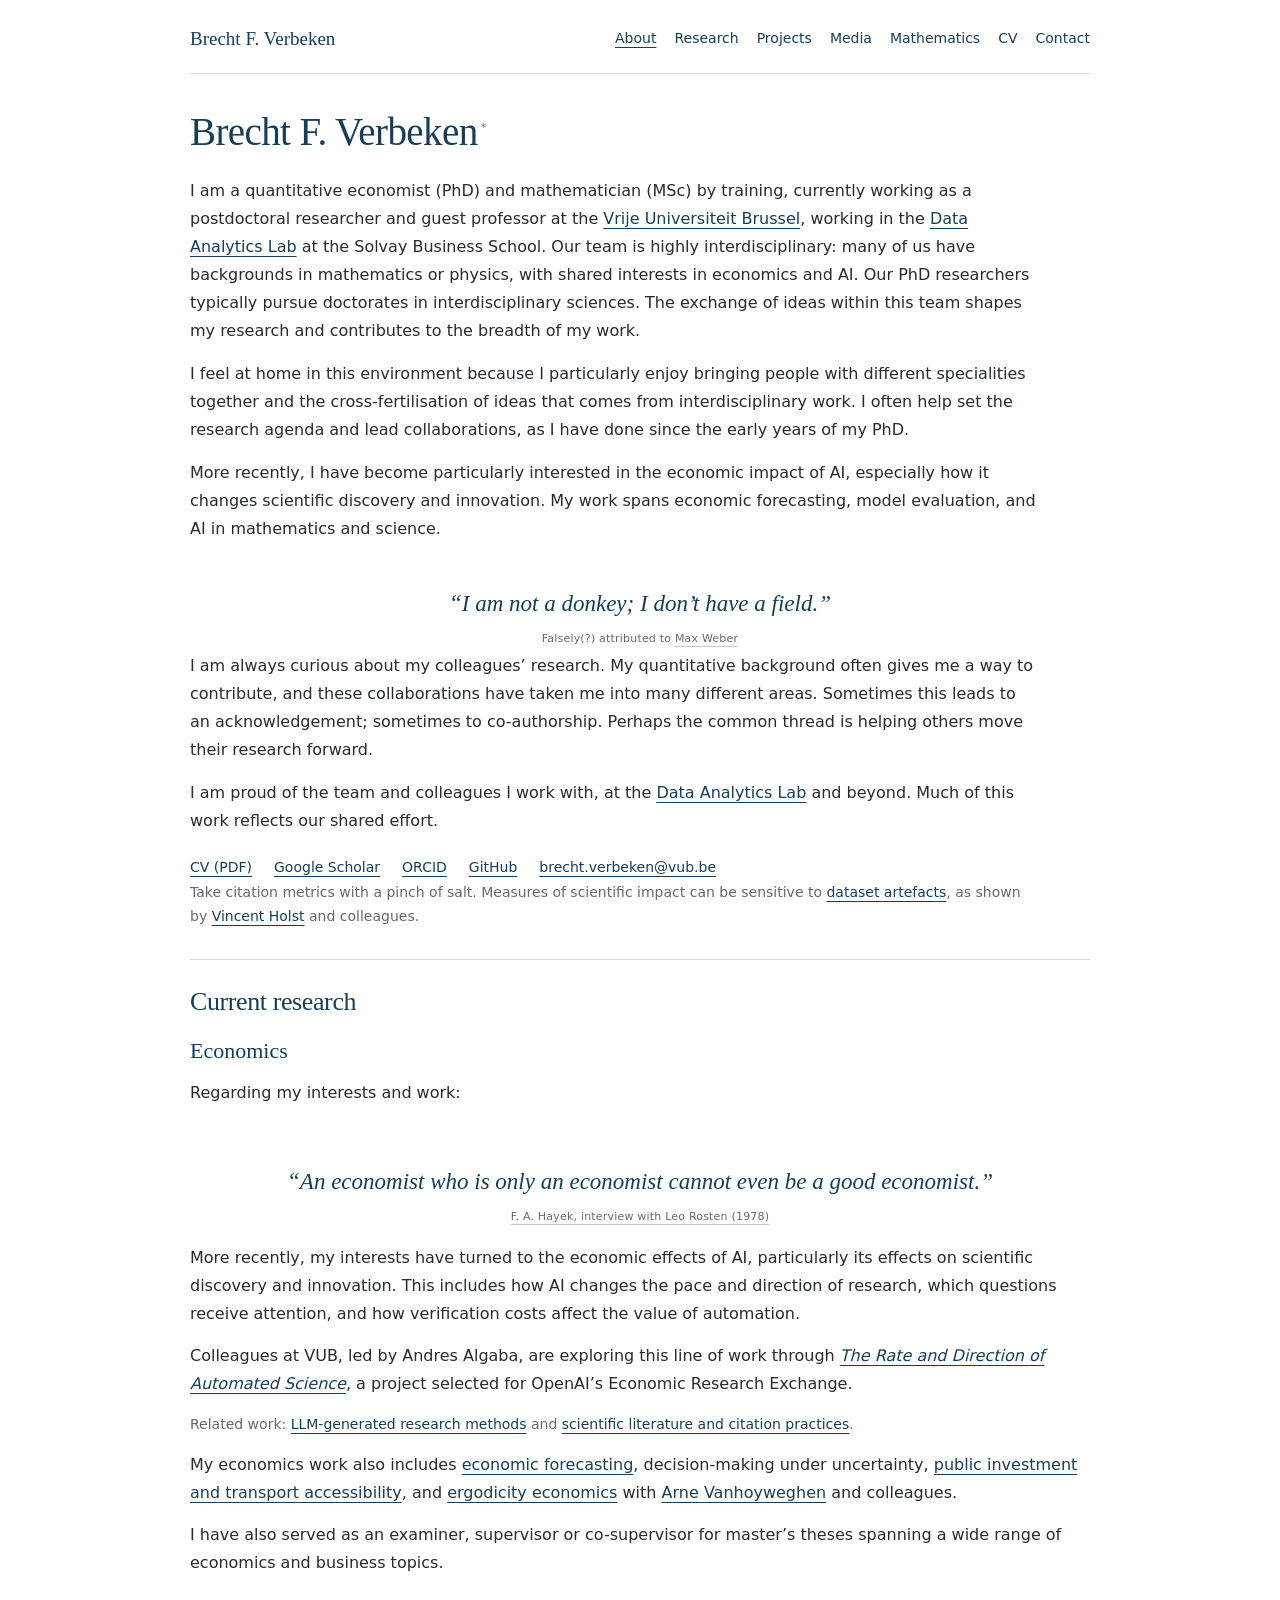
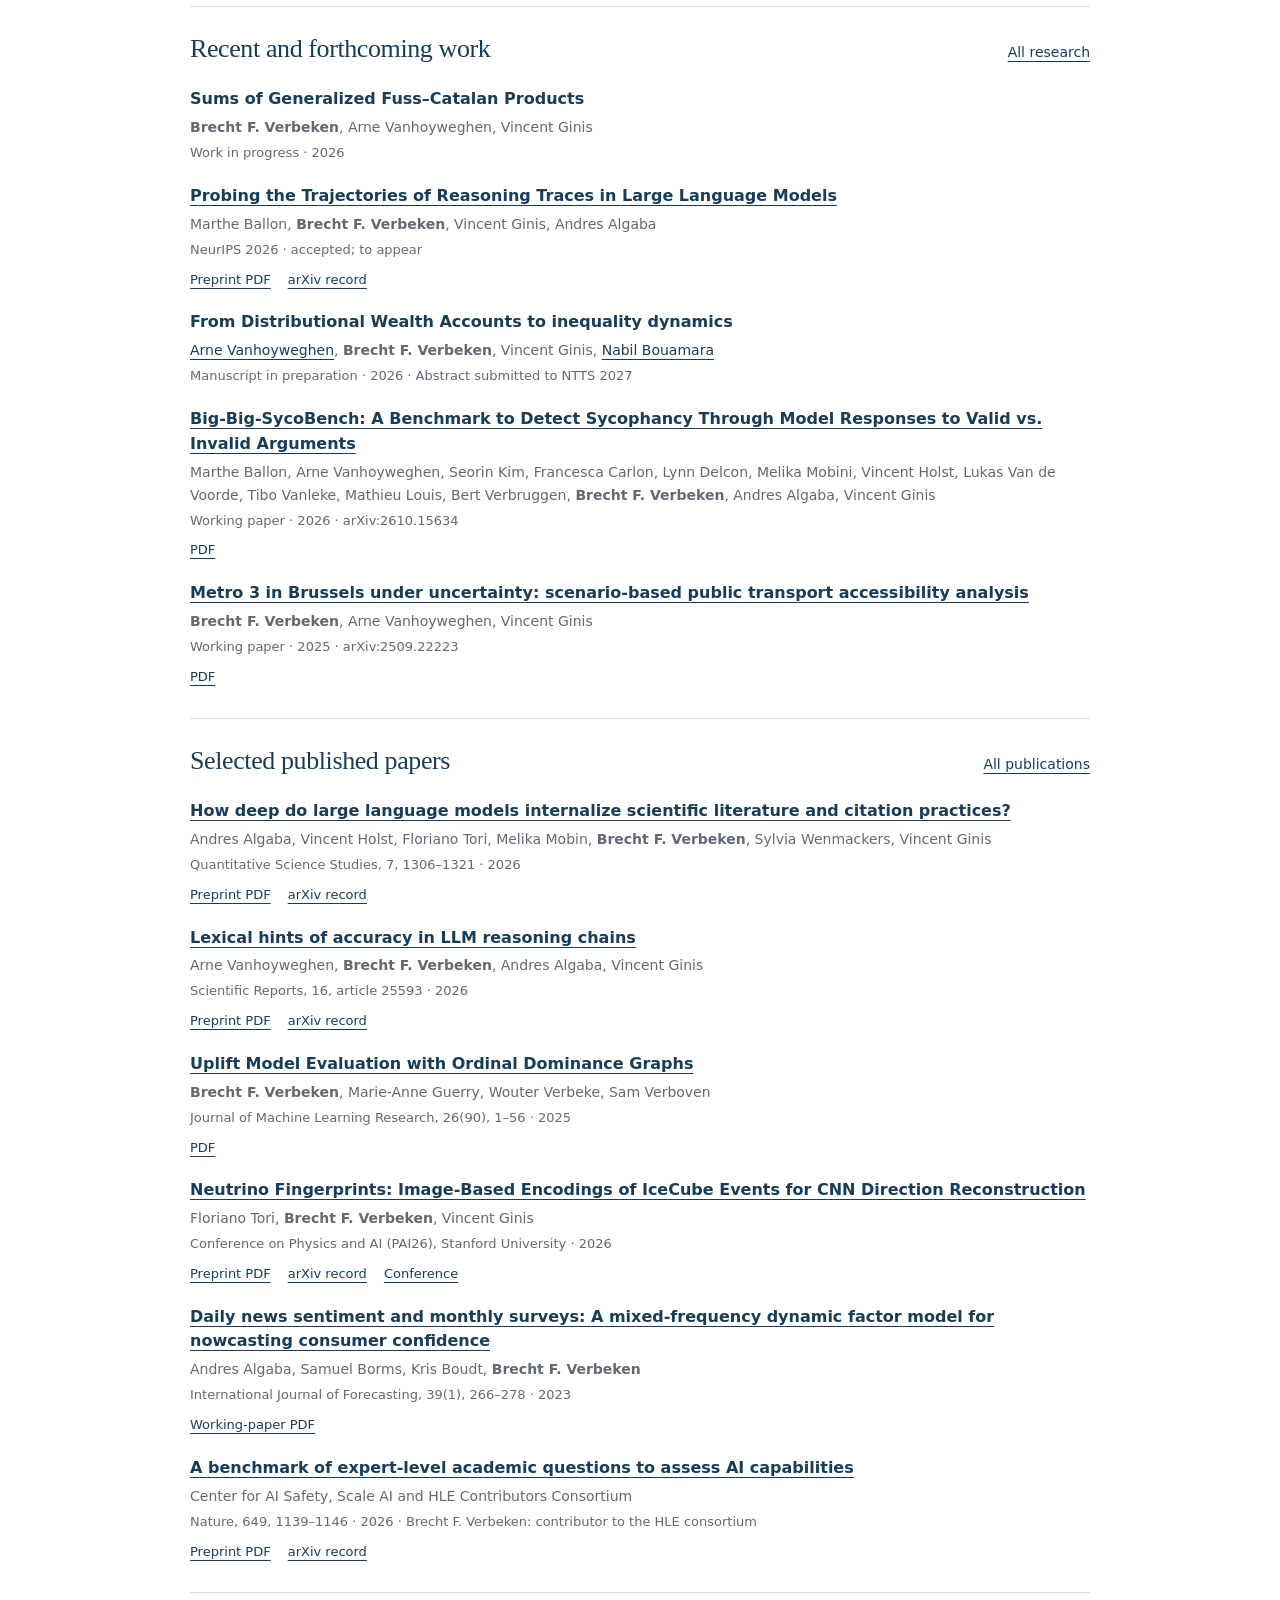
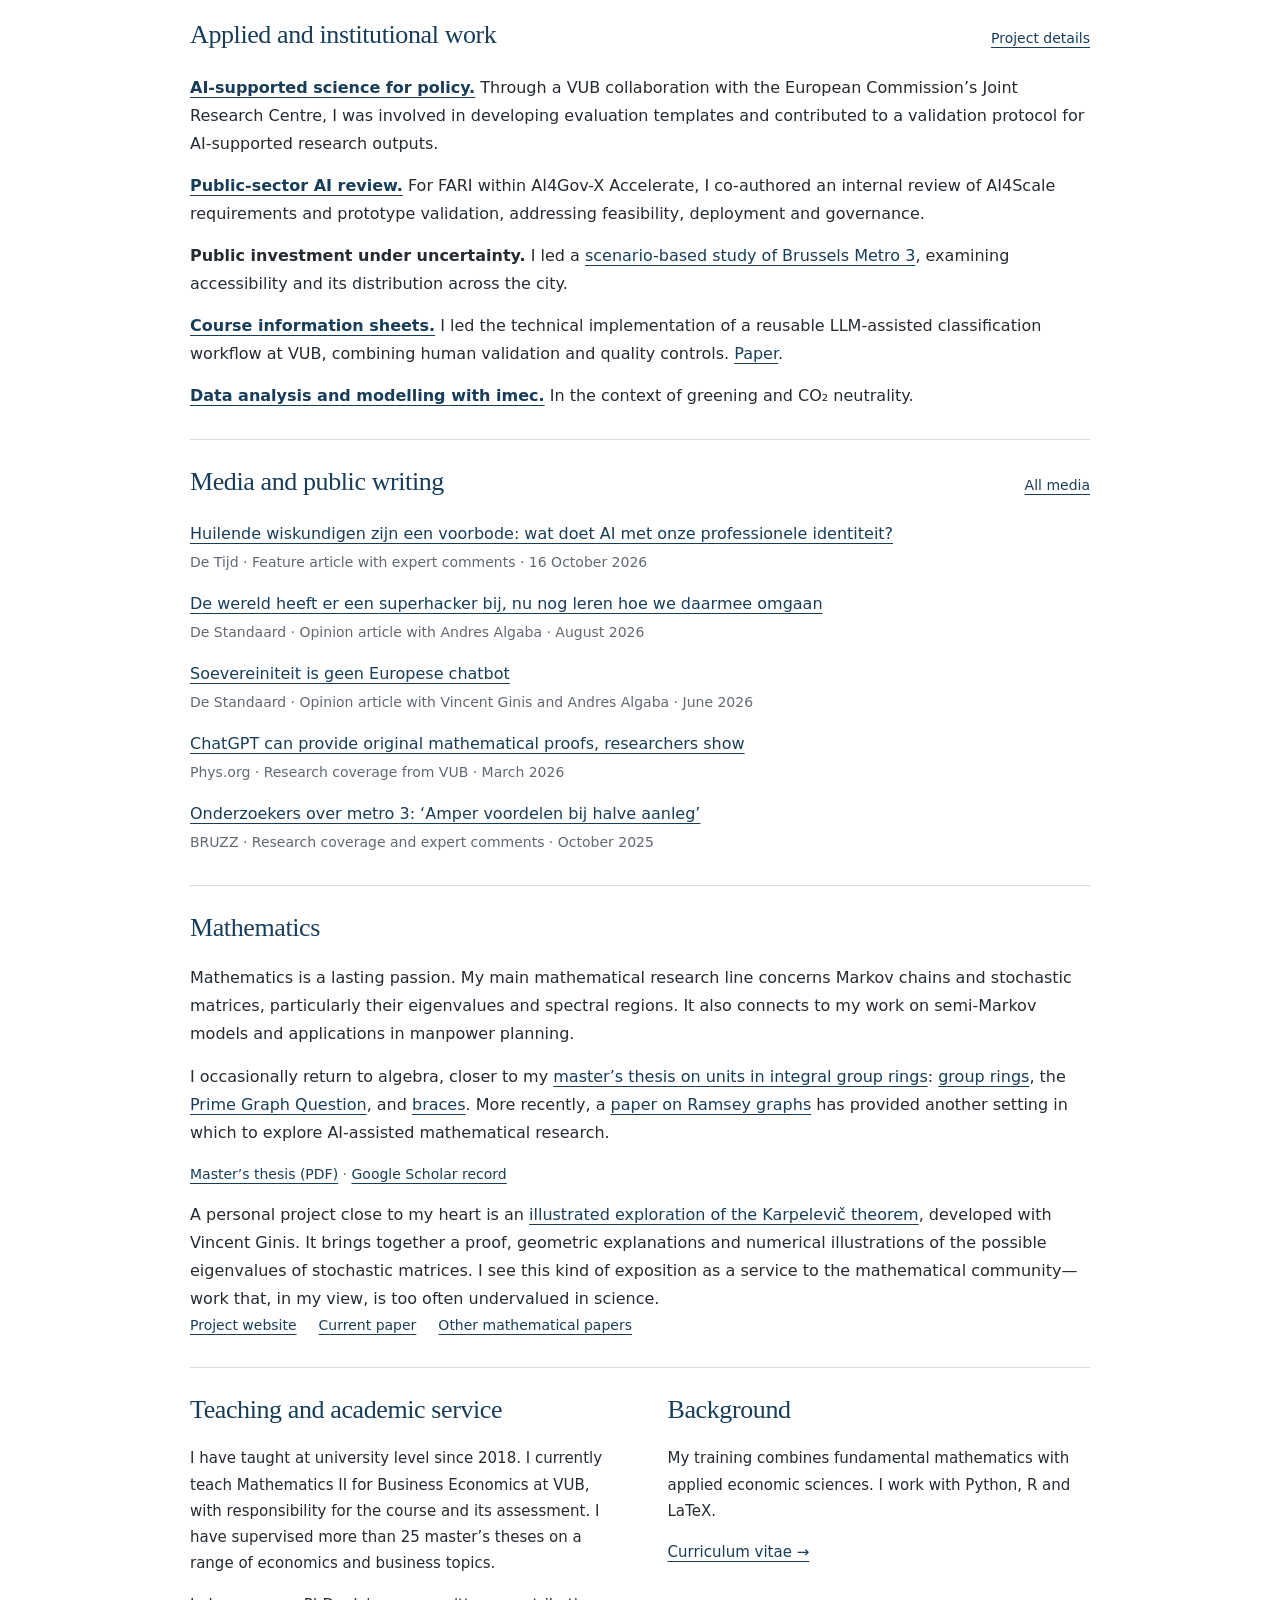
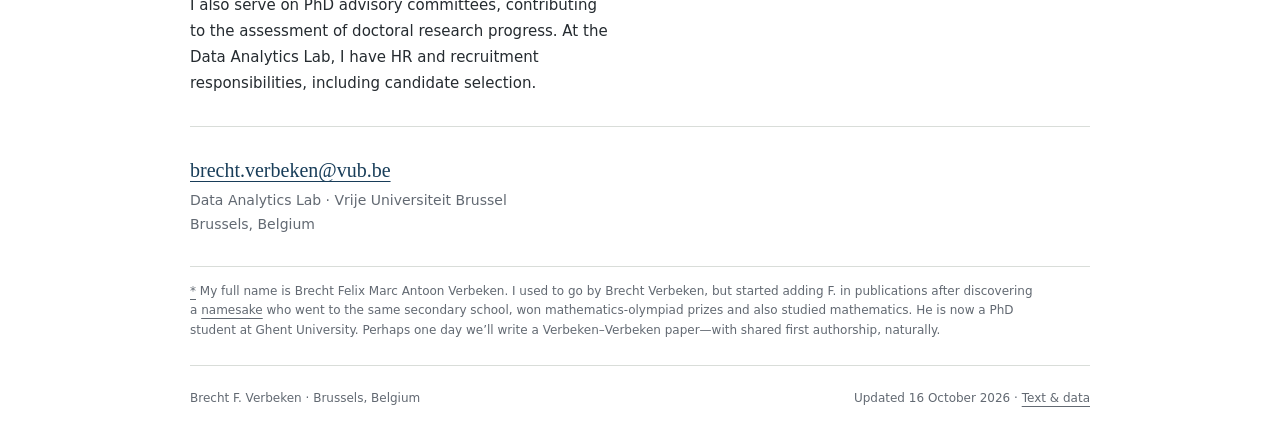
<file: index.html>
<!doctype html>
<html lang="en">
<head>
  <meta charset="utf-8">
  <meta name="viewport" content="width=device-width, initial-scale=1">
  <title>Quantitative economics, data science and AI · Brecht F. Verbeken</title>
  <meta name="description" content="Brecht F. Verbeken: quantitative economist (PhD) and mathematician (MSc) by training, data scientist, and researcher on economics, AI and scientific discovery at Vrije Universiteit Brussel.">
  <meta name="author" content="Brecht F. Verbeken">
  <meta name="site-version" content="2117d6586ea2bb80">
  <meta name="theme-color" content="#183d59">
  <meta name="referrer" content="strict-origin-when-cross-origin">
  <link rel="canonical" href="https://bfmave.github.io/">
  <link rel="describedby" href="llms.txt" type="text/plain" title="Site guide for agents and language models">
  <link rel="icon" href="assets/favicon.svg" type="image/svg+xml">
  <link rel="stylesheet" href="assets/styles.css?v=d739e5c7f1a0">
  <link rel="alternate" type="text/markdown" href="index.md" title="Plain-text version">
  <meta property="og:type" content="website">
  <meta property="og:title" content="Quantitative economics, data science and AI · Brecht F. Verbeken">
  <meta property="og:description" content="Brecht F. Verbeken: quantitative economist (PhD) and mathematician (MSc) by training, data scientist, and researcher on economics, AI and scientific discovery at Vrije Universiteit Brussel.">
  <meta property="og:url" content="https://bfmave.github.io/">
  <script type="application/ld+json">{"@context": "https://schema.org", "@graph": [{"@context": "https://schema.org", "@type": "Person", "@id": "https://bfmave.github.io/#person", "name": "Brecht F. Verbeken", "alternateName": ["Brecht Felix Marc Antoon Verbeken", "Brecht Verbeken", "Brecht F Verbeken"], "identifier": "https://orcid.org/0000-0002-7506-3298", "url": "https://bfmave.github.io/", "jobTitle": "Postdoctoral Researcher and Guest Professor", "worksFor": {"@type": "Organization", "name": "Vrije Universiteit Brussel"}, "sameAs": ["https://scholar.google.com/citations?user=MC0hy74AAAAJ&hl=en", "https://orcid.org/0000-0002-7506-3298", "https://researchportal.vub.be/en/persons/brecht-verbeken/", "https://github.com/BFMAVE"], "knowsAbout": ["Economics of artificial intelligence", "Scientific discovery", "Economic forecasting", "Model evaluation"]}, {"@type": "ProfilePage", "@id": "https://bfmave.github.io/", "mainEntity": {"@id": "https://bfmave.github.io/#person"}, "dateModified": "2026-10-16"}]}</script>
  <script src="assets/site.js?v=2f5f64cd6be1" defer></script>
</head>
<body>
<a class="skip-link" href="#main">Skip to content</a>
<header class="site-header"><div class="wrap header-inner">
  <a class="brand" href="./">Brecht F. Verbeken</a>
  <nav class="nav" aria-label="Main navigation"><a href="./" aria-current="page">About</a><a href="research.html">Research</a><a href="projects.html">Projects</a><a href="media.html">Media</a><a href="./#mathematics">Mathematics</a><a href="cv.html">CV</a><a href="./#contact">Contact</a></nav>
</div></header>
<main id="main" class="wrap">
<section class="intro" aria-labelledby="name">
  <div class="intro-copy">
    <h1 id="name">Brecht F. Verbeken<sup class="name-note-ref"><a id="name-note-ref" href="#name-note" role="doc-noteref" aria-label="About my name">*</a></sup></h1>
    <p>I am a quantitative economist (PhD) and mathematician (MSc) by training, currently working as a postdoctoral researcher and guest professor at the <a href="https://researchportal.vub.be/en/persons/brecht-verbeken/">Vrije Universiteit Brussel</a>, working in the <a href="https://data.research.vub.be/">Data Analytics Lab</a> at the Solvay Business School. Our team is highly interdisciplinary: many of us have backgrounds in mathematics or physics, with shared interests in economics and AI. Our PhD researchers typically pursue doctorates in interdisciplinary sciences. The exchange of ideas within this team shapes my research and contributes to the breadth of my work.</p>
    <p>I feel at home in this environment because I particularly enjoy bringing people with different specialities together and the cross-fertilisation of ideas that comes from interdisciplinary work. I often help set the research agenda and lead collaborations, as I have done since the early years of my PhD.</p>
    <p>More recently, I have become particularly interested in the economic impact of AI, especially how it changes scientific discovery and innovation. My work spans economic forecasting, model evaluation, and AI in mathematics and science.</p>
    <blockquote class="epigraph"><p>“I am not a donkey; I don’t have a field.”</p><cite>Falsely(?) attributed to <a href="https://maxweberstudies.org/source/files/MWSJournal/17.2pdfs/Max_Weber_Studies_17.2_LS_FINAL.pdf">Max Weber</a></cite></blockquote>
    <p>I am always curious about my colleagues’ research. My quantitative background often gives me a way to contribute, and these collaborations have taken me into many different areas. Sometimes this leads to an acknowledgement; sometimes to co-authorship. Perhaps the common thread is helping others move their research forward.</p>
    <p>I am proud of the team and colleagues I work with, at the <a href="https://data.research.vub.be/people">Data Analytics Lab</a> and beyond. Much of this work reflects our shared effort.</p>
    <div class="text-links intro-links"><a href="assets/brecht-verbeken-cv.pdf?v=7324d681cea0">CV (PDF)</a><a href="https://scholar.google.com/citations?user=MC0hy74AAAAJ&hl=en">Google Scholar</a><a href="https://orcid.org/0000-0002-7506-3298">ORCID</a><a href="https://github.com/BFMAVE">GitHub</a><a href="mailto:brecht.verbeken@vub.be">brecht.verbeken@vub.be</a></div>
    <p class="small metrics-note">Take citation metrics with a pinch of salt. Measures of scientific impact can be sensitive to <a href="https://doi.org/10.1038/s41586-026-10787-y">dataset artefacts</a>, as shown by <a href="https://data.research.vub.be/vincent-holst">Vincent Holst</a> and colleagues.</p>
  </div>
</section>

<section class="section current-research" id="current-research" aria-labelledby="current-heading">
  <h2 id="current-heading">Current research</h2>
  <h3 id="economics">Economics</h3>
  <p>Regarding my interests and work:</p>
  <blockquote class="epigraph"><p>“An economist who is only an economist cannot even be a good economist.”</p><cite><a href="https://static.library.ucla.edu/oralhistory/text/masters/21198-zz0008zd21-4-master.html">F. A. Hayek, interview with Leo Rosten (1978)</a></cite></blockquote>
  <p>More recently, my interests have turned to the economic effects of AI, particularly its effects on scientific discovery and innovation. This includes how AI changes the pace and direction of research, which questions receive attention, and how verification costs affect the value of automation.</p>
  <p>Colleagues at VUB, led by Andres Algaba, are exploring this line of work through <a href="https://press.vub.ac.be/onderzoeksgroep-van-vub-geselecteerd-voor-internationaal-onderzoeksprogramma-van-openai"><em>The Rate and Direction of Automated Science</em></a>, a project selected for OpenAI’s Economic Research Exchange.</p>
  <p class="project-note">Related work: <a href="research.html#paper-2606.26130">LLM-generated research methods</a> and <a href="research.html#paper-2504.02767">scientific literature and citation practices</a>.</p>
  <p id="ergodicity-economics">My economics work also includes <a href="research.html#paper-nowcasting">economic forecasting</a>, decision-making under uncertainty, <a href="research.html#paper-2509.22223">public investment and transport accessibility</a>, and <a href="research.html#paper-ergodicity">ergodicity economics</a> with <a href="https://data.research.vub.be/arne-vanhoyweghen0">Arne Vanhoyweghen</a> and colleagues.</p>
  <p>I have also served as an examiner, supervisor or co-supervisor for master’s theses spanning a wide range of economics and business topics.</p>
</section>

<section class="section" id="recent-papers" aria-labelledby="recent-heading">
  <div class="section-heading"><h2 id="recent-heading">Recent and forthcoming work</h2><a href="research.html">All research</a></div>
  <ul class="paper-list"><li class="paper" id="paper-fuss-catalan" data-topics="economics ergodicity mathematics">
      <h3>Sums of Generalized Fuss–Catalan Products</h3>
      <p class="paper-authors"><strong>Brecht F. Verbeken</strong>, Arne Vanhoyweghen, Vincent Ginis</p>
      <p class="paper-meta">Work in progress · 2026</p>
      
      
    </li><li class="paper" id="paper-2601.23163" data-topics="ai">
      <h3><a href="https://neurips.cc/virtual/2026/loc/sydney/poster/139405">Probing the Trajectories of Reasoning Traces in Large Language Models</a></h3>
      <p class="paper-authors">Marthe Ballon, <strong>Brecht F. Verbeken</strong>, Vincent Ginis, Andres Algaba</p>
      <p class="paper-meta">NeurIPS 2026 · accepted; to appear</p>
      <div class="paper-links"><a href="https://arxiv.org/pdf/2601.23163" aria-label="Preprint PDF: Probing the Trajectories of Reasoning Traces in Large Language Models">Preprint PDF</a><a href="https://arxiv.org/abs/2601.23163">arXiv record</a></div>
      
    </li><li class="paper" id="paper-wealth-inequality" data-topics="economics methods">
      <h3>From Distributional Wealth Accounts to inequality dynamics</h3>
      <p class="paper-authors"><a href="https://data.research.vub.be/arne-vanhoyweghen0">Arne Vanhoyweghen</a>, <strong>Brecht F. Verbeken</strong>, Vincent Ginis, <a href="https://www.nbb.be/en/publications-research/publications/authors/nabil-bouamara">Nabil Bouamara</a></p>
      <p class="paper-meta">Manuscript in preparation · 2026 · Abstract submitted to NTTS 2027</p>
      
      
    </li><li class="paper" id="paper-2610.15634" data-topics="ai">
      <h3><a href="https://arxiv.org/abs/2610.15634">Big-Big-SycoBench: A Benchmark to Detect Sycophancy Through Model Responses to Valid vs. Invalid Arguments</a></h3>
      <p class="paper-authors">Marthe Ballon, Arne Vanhoyweghen, Seorin Kim, Francesca Carlon, Lynn Delcon, Melika Mobini, Vincent Holst, Lukas Van de Voorde, Tibo Vanleke, Mathieu Louis, Bert Verbruggen, <strong>Brecht F. Verbeken</strong>, Andres Algaba, Vincent Ginis</p>
      <p class="paper-meta">Working paper · 2026 · arXiv:2610.15634</p>
      <div class="paper-links"><a href="https://arxiv.org/pdf/2610.15634" aria-label="PDF: Big-Big-SycoBench: A Benchmark to Detect Sycophancy Through Model Responses to Valid vs. Invalid Arguments">PDF</a></div>
      
    </li><li class="paper" id="paper-2509.22223" data-topics="economics methods">
      <h3><a href="https://arxiv.org/abs/2509.22223">Metro 3 in Brussels under uncertainty: scenario-based public transport accessibility analysis</a></h3>
      <p class="paper-authors"><strong>Brecht F. Verbeken</strong>, Arne Vanhoyweghen, Vincent Ginis</p>
      <p class="paper-meta">Working paper · 2025 · arXiv:2509.22223</p>
      <div class="paper-links"><a href="https://arxiv.org/pdf/2509.22223" aria-label="PDF: Metro 3 in Brussels under uncertainty: scenario-based public transport accessibility analysis">PDF</a></div>
      
    </li></ul>
</section>

<section class="section" id="selected-research" aria-labelledby="selected-heading">
  <div class="section-heading"><h2 id="selected-heading">Selected published papers</h2><a href="research.html#journal">All publications</a></div>
  <ul class="paper-list"><li class="paper" id="paper-2504.02767" data-topics="ai">
      <h3><a href="https://doi.org/10.1162/qss.a.502">How deep do large language models internalize scientific literature and citation practices?</a></h3>
      <p class="paper-authors">Andres Algaba, Vincent Holst, Floriano Tori, Melika Mobin, <strong>Brecht F. Verbeken</strong>, Sylvia Wenmackers, Vincent Ginis</p>
      <p class="paper-meta">Quantitative Science Studies, 7, 1306–1321 · 2026</p>
      <div class="paper-links"><a href="https://arxiv.org/pdf/2504.02767" aria-label="Preprint PDF: How deep do large language models internalize scientific literature and citation practices?">Preprint PDF</a><a href="https://arxiv.org/abs/2504.02767">arXiv record</a></div>
      
    </li><li class="paper" id="paper-2508.15842" data-topics="ai methods">
      <h3><a href="https://doi.org/10.1038/s41598-026-55000-2">Lexical hints of accuracy in LLM reasoning chains</a></h3>
      <p class="paper-authors">Arne Vanhoyweghen, <strong>Brecht F. Verbeken</strong>, Andres Algaba, Vincent Ginis</p>
      <p class="paper-meta">Scientific Reports, 16, article 25593 · 2026</p>
      <div class="paper-links"><a href="https://arxiv.org/pdf/2508.15842" aria-label="Preprint PDF: Lexical hints of accuracy in LLM reasoning chains">Preprint PDF</a><a href="https://arxiv.org/abs/2508.15842">arXiv record</a></div>
      
    </li><li class="paper" id="paper-uplift" data-topics="economics methods">
      <h3><a href="https://www.jmlr.org/papers/v26/22-1455.html">Uplift Model Evaluation with Ordinal Dominance Graphs</a></h3>
      <p class="paper-authors"><strong>Brecht F. Verbeken</strong>, Marie-Anne Guerry, Wouter Verbeke, Sam Verboven</p>
      <p class="paper-meta">Journal of Machine Learning Research, 26(90), 1–56 · 2025</p>
      <div class="paper-links"><a href="https://www.jmlr.org/papers/volume26/22-1455/22-1455.pdf" aria-label="PDF: Uplift Model Evaluation with Ordinal Dominance Graphs">PDF</a></div>
      
    </li><li class="paper" id="paper-2606.02788" data-topics="ai">
      <h3><a href="https://researchportal.vub.be/en/publications/neutrino-fingerprints-image-based-encodings-of-icecube-events-for/">Neutrino Fingerprints: Image-Based Encodings of IceCube Events for CNN Direction Reconstruction</a></h3>
      <p class="paper-authors">Floriano Tori, <strong>Brecht F. Verbeken</strong>, Vincent Ginis</p>
      <p class="paper-meta">Conference on Physics and AI (PAI26), Stanford University · 2026</p>
      <div class="paper-links"><a href="https://arxiv.org/pdf/2606.02788" aria-label="Preprint PDF: Neutrino Fingerprints: Image-Based Encodings of IceCube Events for CNN Direction Reconstruction">Preprint PDF</a><a href="https://arxiv.org/abs/2606.02788">arXiv record</a><a href="https://events.stanford.edu/event/2026-conference-on-physics-and-ai-pai26">Conference</a></div>
      
    </li><li class="paper" id="paper-nowcasting" data-topics="economics methods">
      <h3><a href="https://doi.org/10.1016/j.ijforecast.2021.11.005">Daily news sentiment and monthly surveys: A mixed-frequency dynamic factor model for nowcasting consumer confidence</a></h3>
      <p class="paper-authors">Andres Algaba, Samuel Borms, Kris Boudt, <strong>Brecht F. Verbeken</strong></p>
      <p class="paper-meta">International Journal of Forecasting, 39(1), 266–278 · 2023</p>
      <div class="paper-links"><a href="https://www.nbb.be/doc/ts/publications/wp/wp396en.pdf" aria-label="Working-paper PDF: Daily news sentiment and monthly surveys: A mixed-frequency dynamic factor model for nowcasting consumer confidence">Working-paper PDF</a></div>
      
    </li><li class="paper" id="paper-2501.14249" data-topics="ai">
      <h3><a href="https://doi.org/10.1038/s41586-025-09962-4">A benchmark of expert-level academic questions to assess AI capabilities</a></h3>
      <p class="paper-authors">Center for AI Safety, Scale AI and HLE Contributors Consortium</p>
      <p class="paper-meta">Nature, 649, 1139–1146 · 2026 · Brecht F. Verbeken: contributor to the HLE consortium</p>
      <div class="paper-links"><a href="https://arxiv.org/pdf/2501.14249" aria-label="Preprint PDF: A benchmark of expert-level academic questions to assess AI capabilities">Preprint PDF</a><a href="https://arxiv.org/abs/2501.14249">arXiv record</a></div>
      
    </li></ul>
</section>

<section class="section" id="applied-work" aria-labelledby="applied-heading">
  <div class="section-heading"><h2 id="applied-heading">Applied and institutional work</h2><a href="projects.html">Project details</a></div>
  <ul class="work-list">
    <li><strong><a href="projects.html#jrc">AI-supported science for policy.</a></strong> Through a VUB collaboration with the European Commission’s Joint Research Centre, I was involved in developing evaluation templates and contributed to a validation protocol for AI-supported research outputs.</li>
    <li><strong><a href="projects.html#fari">Public-sector AI review.</a></strong> For FARI within AI4Gov-X Accelerate, I co-authored an internal review of AI4Scale requirements and prototype validation, addressing feasibility, deployment and governance.</li>
    <li><strong>Public investment under uncertainty.</strong> I led a <a href="https://arxiv.org/abs/2509.22223">scenario-based study of Brussels Metro 3</a>, examining accessibility and its distribution across the city.</li>
    <li><strong><a href="projects.html#course-sheets">Course information sheets.</a></strong> I led the technical implementation of a reusable LLM-assisted classification workflow at VUB, combining human validation and quality controls. <a href="https://arxiv.org/abs/2603.13562">Paper</a>.</li>
    <li><strong><a href="projects.html#greening">Data analysis and modelling with imec.</a></strong> In the context of greening and CO₂ neutrality.</li>
  </ul>
</section>

<section class="section" id="media" aria-labelledby="media-heading">
  <div class="section-heading"><h2 id="media-heading">Media and public writing</h2><a href="media.html">All media</a></div>
  <ul class="work-list">
    <li><a href="https://www.tijd.be/politiek-economie/belgie/vlaanderen/wanneer-ai-onze-passies-afneemt-het-staat-bijna-iedereen-te-wachten/10695566.html">Huilende wiskundigen zijn een voorbode: wat doet AI met onze professionele identiteit?</a><br><span class="small">De Tijd · Feature article with expert comments · 16 October 2026</span></li>
    <li><a href="https://www.standaard.be/opinies/de-wereld-heeft-er-een-superhacker-bij-nu-nog-leren-hoe-we-daarmee-omgaan/159873818.html">De wereld heeft er een superhacker bij, nu nog leren hoe we daarmee omgaan</a><br><span class="small">De Standaard · Opinion article with Andres Algaba · August 2026</span></li>
    <li><a href="https://www.standaard.be/opinies/soevereiniteit-is-geen-europese-chatbot/157225846.html">Soevereiniteit is geen Europese chatbot</a><br><span class="small">De Standaard · Opinion article with Vincent Ginis and Andres Algaba · June 2026</span></li>
    <li><a href="https://phys.org/news/2026-03-chatgpt-mathematical-proofs.html">ChatGPT can provide original mathematical proofs, researchers show</a><br><span class="small">Phys.org · Research coverage from VUB · March 2026</span></li>
    <li><a href="https://www.bruzz.be/actua/mobiliteit/onderzoekers-over-metro-3-amper-voordelen-bij-halve-aanleg-2025-10-03">Onderzoekers over metro 3: ‘Amper voordelen bij halve aanleg’</a><br><span class="small">BRUZZ · Research coverage and expert comments · October 2025</span></li>
  </ul>
</section>

<section class="section" id="mathematics" aria-labelledby="math-heading">
  <div>
    <h2 id="math-heading">Mathematics</h2>
    <p>Mathematics is a lasting passion. My main mathematical research line concerns Markov chains and stochastic matrices, particularly their eigenvalues and spectral regions. It also connects to my work on semi-Markov models and applications in manpower planning.</p>
    <p>I occasionally return to algebra, closer to my <a href="research.html#paper-masters-thesis">master’s thesis on units in integral group rings</a>: <a href="research.html#paper-2608.03254">group rings</a>, the <a href="research.html#paper-2607.29105">Prime Graph Question</a>, and <a href="research.html#paper-2608.01884">braces</a>. More recently, a <a href="research.html#paper-2610.06081">paper on Ramsey graphs</a> has provided another setting in which to explore AI-assisted mathematical research.</p>
    <p class="project-note"><a href="assets/brecht-verbeken-masters-thesis.pdf?v=6e96515e9303">Master’s thesis (PDF)</a> · <a href="https://scholar.google.com/citations?view_op=view_citation&amp;hl=en&amp;user=MC0hy74AAAAJ&amp;citation_for_view=MC0hy74AAAAJ:ufrVoPGSRksC">Google Scholar record</a></p>
    <p>A personal project close to my heart is an <a href="https://bfmave.github.io/karpelevic/">illustrated exploration of the Karpelevič theorem</a>, developed with Vincent Ginis. It brings together a proof, geometric explanations and numerical illustrations of the possible eigenvalues of stochastic matrices. I see this kind of exposition as a service to the mathematical community—work that, in my view, is too often undervalued in science.</p>
    <div class="text-links"><a href="https://bfmave.github.io/karpelevic/">Project website</a><a href="https://arxiv.org/abs/2609.26058">Current paper</a><a href="research.html?topic=mathematics">Other mathematical papers</a></div>
  </div>
</section>

<section class="section two-column" aria-label="Teaching and background">
  <div><h2>Teaching and academic service</h2><p>I have taught at university level since 2018. I currently teach Mathematics II for Business Economics at VUB, with responsibility for the course and its assessment. I have supervised more than 25 master’s theses on a range of economics and business topics.</p><p>I also serve on PhD advisory committees, contributing to the assessment of doctoral research progress. At the Data Analytics Lab, I have HR and recruitment responsibilities, including candidate selection.</p></div>
  <div><h2>Background</h2><p>My training combines fundamental mathematics with applied economic sciences. I work with Python, R and LaTeX.</p><p class="small"><a href="cv.html">Curriculum vitae →</a></p></div>
</section>

<section class="section contact-block" id="contact" aria-label="Email and affiliation">
  <address><a class="contact-email" href="mailto:brecht.verbeken@vub.be">brecht.verbeken@vub.be</a><p class="small">Data Analytics Lab · Vrije Universiteit Brussel<br>Brussels, Belgium</p></address>
</section>
<aside class="name-note small" id="name-note" role="note" aria-label="About my name">
  <p><a href="#name-note-ref" role="doc-backlink" aria-label="Back to my name">*</a> My full name is Brecht Felix Marc Antoon Verbeken. I used to go by Brecht Verbeken, but started adding F. in publications after discovering a <a href="https://research.ugent.be/web/person/brecht-verbeken-0/nl">namesake</a> who went to the same secondary school, won mathematics-olympiad prizes and also studied mathematics. He is now a PhD student at Ghent University. Perhaps one day we’ll write a Verbeken–Verbeken paper—with shared first authorship, naturally.</p>
</aside></main>
<footer class="wrap site-footer">
  <span>Brecht F. Verbeken · Brussels, Belgium</span>
  <span>Updated 16 October 2026 · <a href="llms.txt">Text &amp; data</a></span>
</footer>
</body></html>
</file>
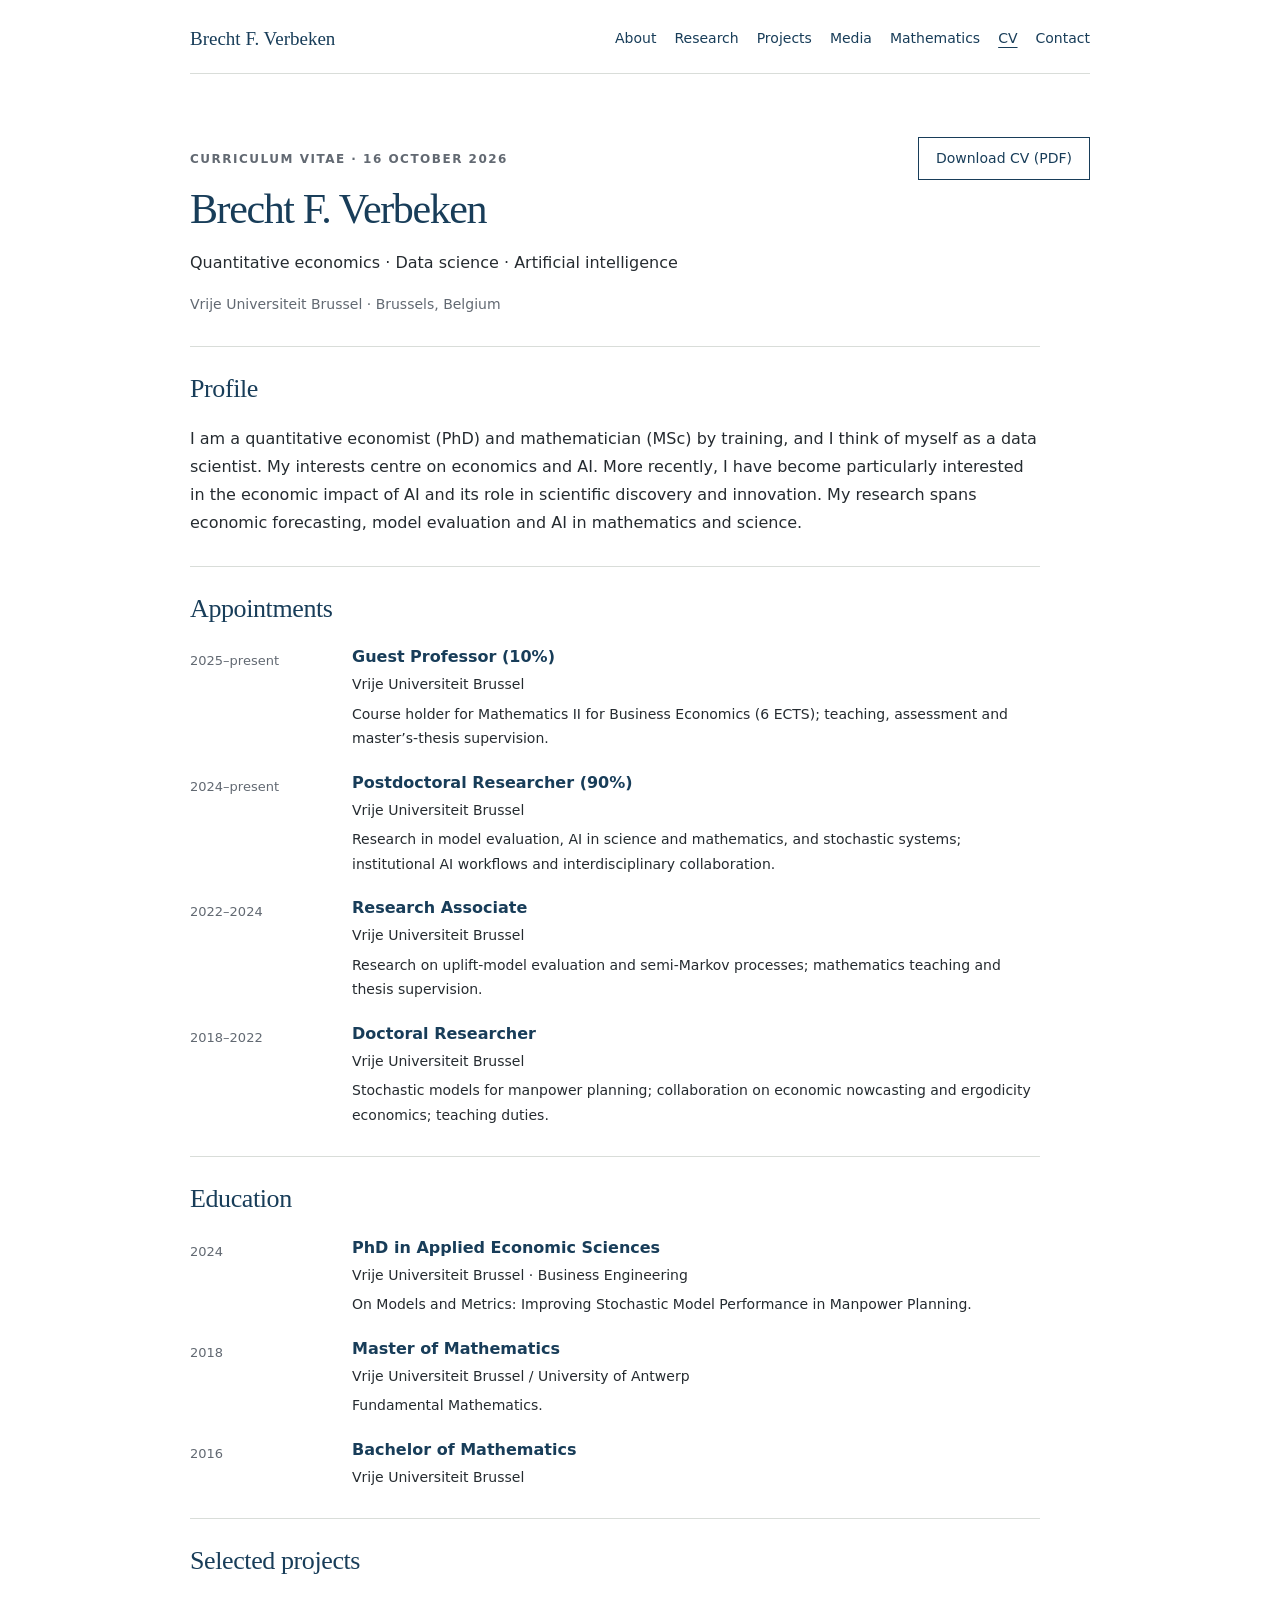
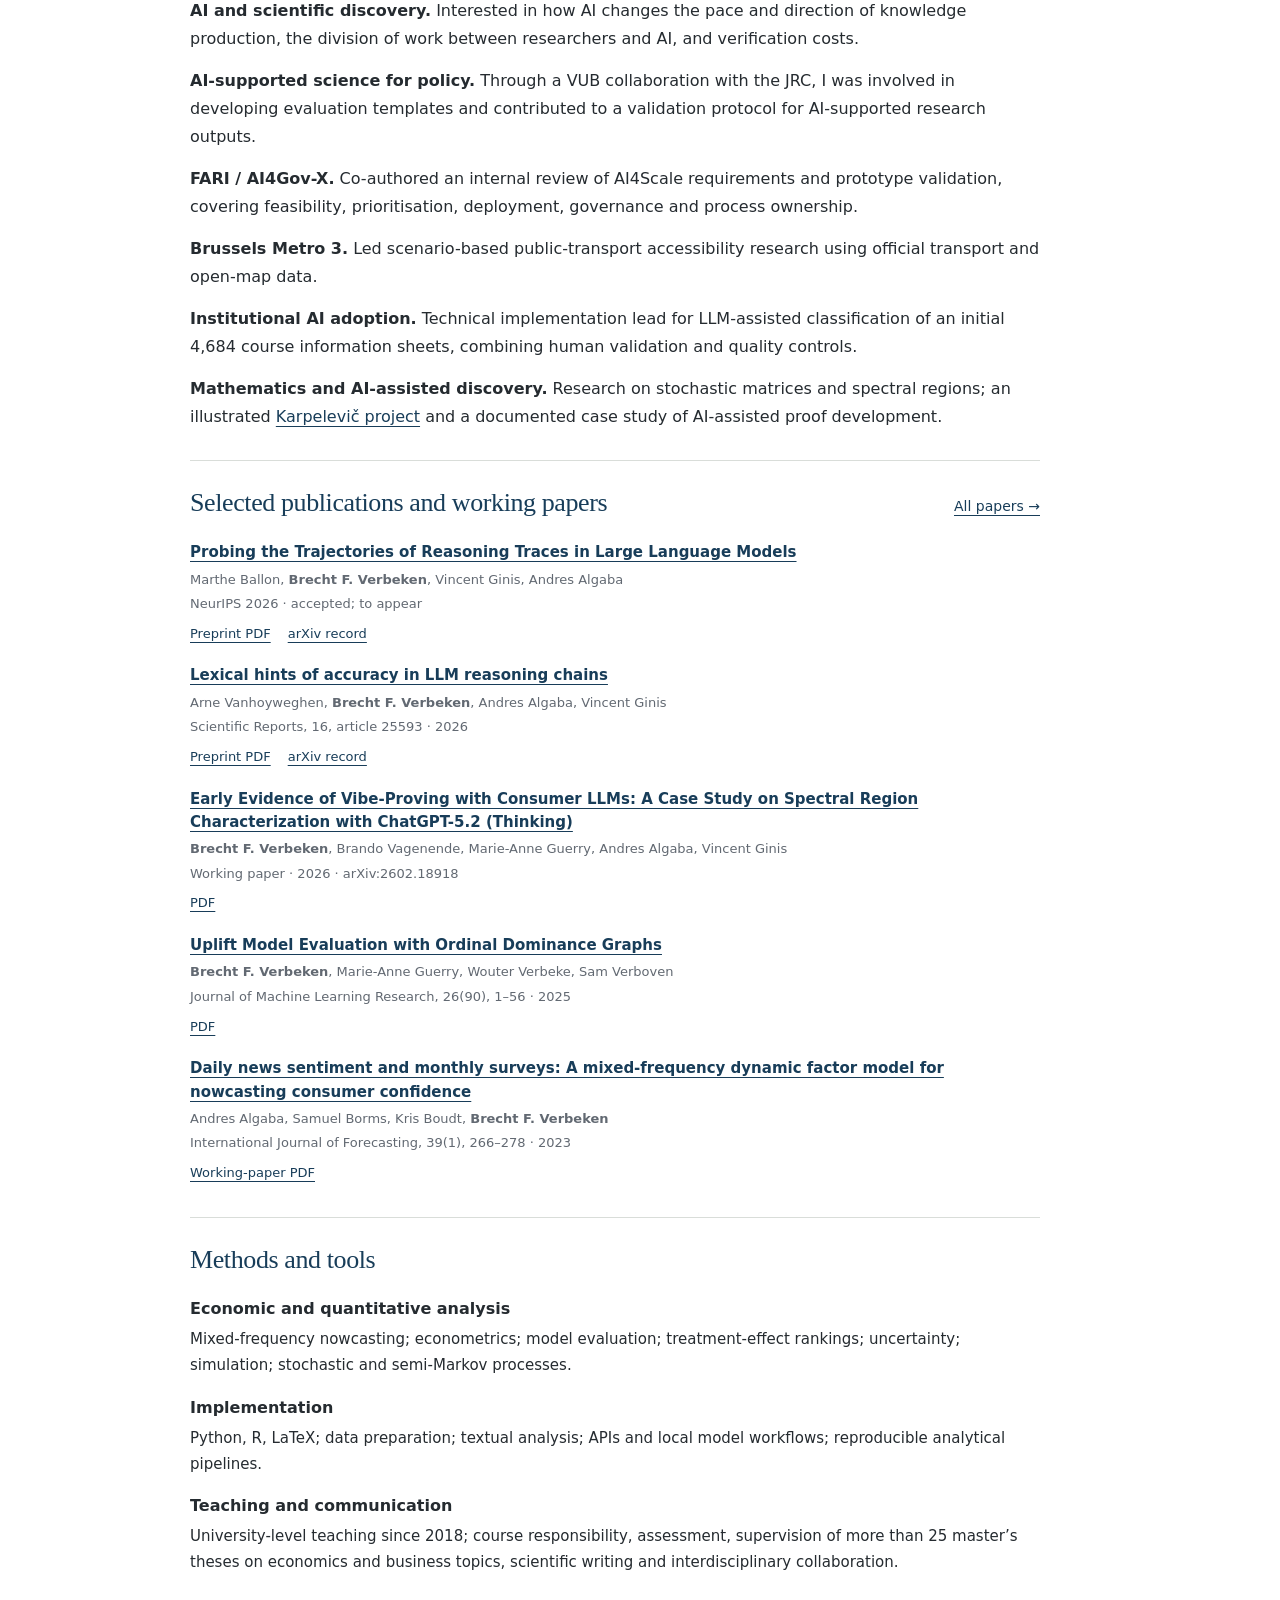
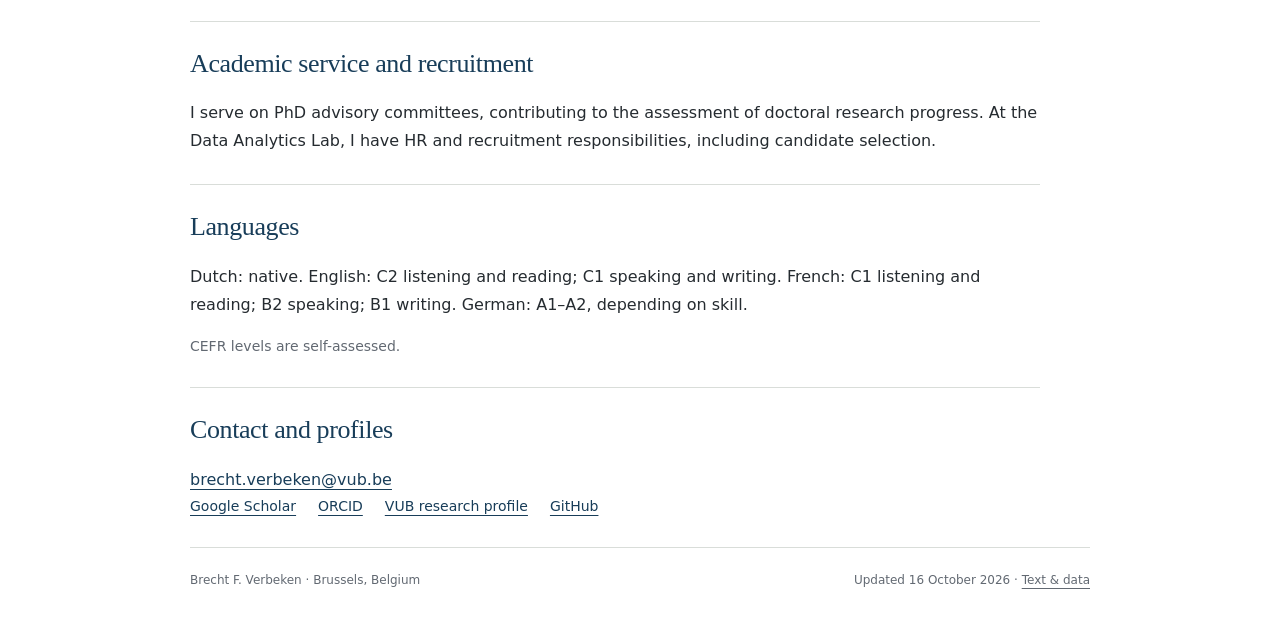
<file: cv.html>
<!doctype html>
<html lang="en">
<head>
  <meta charset="utf-8">
  <meta name="viewport" content="width=device-width, initial-scale=1">
  <title>Curriculum vitae · Brecht F. Verbeken</title>
  <meta name="description" content="Curriculum vitae of Brecht F. Verbeken: quantitative economist working in data science and AI at Vrije Universiteit Brussel.">
  <meta name="author" content="Brecht F. Verbeken">
  <meta name="site-version" content="2117d6586ea2bb80">
  <meta name="theme-color" content="#183d59">
  <meta name="referrer" content="strict-origin-when-cross-origin">
  <link rel="canonical" href="https://bfmave.github.io/cv.html">
  <link rel="describedby" href="llms.txt" type="text/plain" title="Site guide for agents and language models">
  <link rel="icon" href="assets/favicon.svg" type="image/svg+xml">
  <link rel="stylesheet" href="assets/styles.css?v=d739e5c7f1a0">
  <link rel="alternate" type="text/markdown" href="cv.md" title="Plain-text version">
  <meta property="og:type" content="website">
  <meta property="og:title" content="Curriculum vitae · Brecht F. Verbeken">
  <meta property="og:description" content="Curriculum vitae of Brecht F. Verbeken: quantitative economist working in data science and AI at Vrije Universiteit Brussel.">
  <meta property="og:url" content="https://bfmave.github.io/cv.html">
  <script type="application/ld+json">{"@context": "https://schema.org", "@graph": [{"@context": "https://schema.org", "@type": "Person", "@id": "https://bfmave.github.io/#person", "name": "Brecht F. Verbeken", "alternateName": ["Brecht Felix Marc Antoon Verbeken", "Brecht Verbeken", "Brecht F Verbeken"], "identifier": "https://orcid.org/0000-0002-7506-3298", "url": "https://bfmave.github.io/", "jobTitle": "Postdoctoral Researcher and Guest Professor", "worksFor": {"@type": "Organization", "name": "Vrije Universiteit Brussel"}, "sameAs": ["https://scholar.google.com/citations?user=MC0hy74AAAAJ&hl=en", "https://orcid.org/0000-0002-7506-3298", "https://researchportal.vub.be/en/persons/brecht-verbeken/", "https://github.com/BFMAVE"], "knowsAbout": ["Economics of artificial intelligence", "Scientific discovery", "Economic forecasting", "Model evaluation"]}]}</script>
  <script src="assets/site.js?v=2f5f64cd6be1" defer></script>
</head>
<body>
<a class="skip-link" href="#main">Skip to content</a>
<header class="site-header"><div class="wrap header-inner">
  <a class="brand" href="./">Brecht F. Verbeken</a>
  <nav class="nav" aria-label="Main navigation"><a href="./">About</a><a href="research.html">Research</a><a href="projects.html">Projects</a><a href="media.html">Media</a><a href="./#mathematics">Mathematics</a><a href="cv.html" aria-current="page">CV</a><a href="./#contact">Contact</a></nav>
</div></header>
<main id="main" class="wrap"><div class="page-heading cv-top"><div><p class="eyebrow">Curriculum vitae · 16 October 2026</p><h1>Brecht F. Verbeken</h1><p>Quantitative economics · Data science · Artificial intelligence</p><p class="small">Vrije Universiteit Brussel · Brussels, Belgium</p></div><a class="download-link" href="assets/brecht-verbeken-cv.pdf?v=7324d681cea0" download>Download CV (PDF)</a></div>
    <section class="section cv-section"><h2>Profile</h2><p>I am a quantitative economist (PhD) and mathematician (MSc) by training, and I think of myself as a data scientist. My interests centre on economics and AI. More recently, I have become particularly interested in the economic impact of AI and its role in scientific discovery and innovation. My research spans economic forecasting, model evaluation and AI in mathematics and science.</p></section>
    <section class="section cv-section"><h2>Appointments</h2><ul class="timeline"><li><span class="dates">2025–present</span><div><h3>Guest Professor (10%)</h3><p>Vrije Universiteit Brussel</p><p>Course holder for Mathematics II for Business Economics (6 ECTS); teaching, assessment and master’s-thesis supervision.</p></div></li><li><span class="dates">2024–present</span><div><h3>Postdoctoral Researcher (90%)</h3><p>Vrije Universiteit Brussel</p><p>Research in model evaluation, AI in science and mathematics, and stochastic systems; institutional AI workflows and interdisciplinary collaboration.</p></div></li><li><span class="dates">2022–2024</span><div><h3>Research Associate</h3><p>Vrije Universiteit Brussel</p><p>Research on uplift-model evaluation and semi-Markov processes; mathematics teaching and thesis supervision.</p></div></li><li><span class="dates">2018–2022</span><div><h3>Doctoral Researcher</h3><p>Vrije Universiteit Brussel</p><p>Stochastic models for manpower planning; collaboration on economic nowcasting and ergodicity economics; teaching duties.</p></div></li></ul></section>
    <section class="section cv-section"><h2>Education</h2><ul class="timeline"><li><span class="dates">2024</span><div><h3>PhD in Applied Economic Sciences</h3><p>Vrije Universiteit Brussel · Business Engineering</p><p>On Models and Metrics: Improving Stochastic Model Performance in Manpower Planning.</p></div></li><li><span class="dates">2018</span><div><h3>Master of Mathematics</h3><p>Vrije Universiteit Brussel / University of Antwerp</p><p>Fundamental Mathematics.</p></div></li><li><span class="dates">2016</span><div><h3>Bachelor of Mathematics</h3><p>Vrije Universiteit Brussel</p></div></li></ul></section>
    <section class="section cv-section"><h2>Selected projects</h2><ul class="work-list">
    <li><strong>AI and scientific discovery.</strong> Interested in how AI changes the pace and direction of knowledge production, the division of work between researchers and AI, and verification costs.</li>
    <li><strong>AI-supported science for policy.</strong> Through a VUB collaboration with the JRC, I was involved in developing evaluation templates and contributed to a validation protocol for AI-supported research outputs.</li>
    <li><strong>FARI / AI4Gov-X.</strong> Co-authored an internal review of AI4Scale requirements and prototype validation, covering feasibility, prioritisation, deployment, governance and process ownership.</li>
    <li><strong>Brussels Metro 3.</strong> Led scenario-based public-transport accessibility research using official transport and open-map data.</li>
    <li><strong>Institutional AI adoption.</strong> Technical implementation lead for LLM-assisted classification of an initial 4,684 course information sheets, combining human validation and quality controls.</li>
    <li><strong>Mathematics and AI-assisted discovery.</strong> Research on stochastic matrices and spectral regions; an illustrated <a href="https://bfmave.github.io/karpelevic/">Karpelevič project</a> and a documented case study of AI-assisted proof development.</li></ul></section>
    <section class="section cv-section"><div class="section-heading"><h2>Selected publications and working papers</h2><a href="research.html">All papers →</a></div><ul class="paper-list"><li class="paper" id="paper-2601.23163" data-topics="ai">
      <h3><a href="https://neurips.cc/virtual/2026/loc/sydney/poster/139405">Probing the Trajectories of Reasoning Traces in Large Language Models</a></h3>
      <p class="paper-authors">Marthe Ballon, <strong>Brecht F. Verbeken</strong>, Vincent Ginis, Andres Algaba</p>
      <p class="paper-meta">NeurIPS 2026 · accepted; to appear</p>
      <div class="paper-links"><a href="https://arxiv.org/pdf/2601.23163" aria-label="Preprint PDF: Probing the Trajectories of Reasoning Traces in Large Language Models">Preprint PDF</a><a href="https://arxiv.org/abs/2601.23163">arXiv record</a></div>
      
    </li><li class="paper" id="paper-2508.15842" data-topics="ai methods">
      <h3><a href="https://doi.org/10.1038/s41598-026-55000-2">Lexical hints of accuracy in LLM reasoning chains</a></h3>
      <p class="paper-authors">Arne Vanhoyweghen, <strong>Brecht F. Verbeken</strong>, Andres Algaba, Vincent Ginis</p>
      <p class="paper-meta">Scientific Reports, 16, article 25593 · 2026</p>
      <div class="paper-links"><a href="https://arxiv.org/pdf/2508.15842" aria-label="Preprint PDF: Lexical hints of accuracy in LLM reasoning chains">Preprint PDF</a><a href="https://arxiv.org/abs/2508.15842">arXiv record</a></div>
      
    </li><li class="paper" id="paper-2602.18918" data-topics="ai">
      <h3><a href="https://arxiv.org/abs/2602.18918">Early Evidence of Vibe-Proving with Consumer LLMs: A Case Study on Spectral Region Characterization with ChatGPT-5.2 (Thinking)</a></h3>
      <p class="paper-authors"><strong>Brecht F. Verbeken</strong>, Brando Vagenende, Marie-Anne Guerry, Andres Algaba, Vincent Ginis</p>
      <p class="paper-meta">Working paper · 2026 · arXiv:2602.18918</p>
      <div class="paper-links"><a href="https://arxiv.org/pdf/2602.18918" aria-label="PDF: Early Evidence of Vibe-Proving with Consumer LLMs: A Case Study on Spectral Region Characterization with ChatGPT-5.2 (Thinking)">PDF</a></div>
      
    </li><li class="paper" id="paper-uplift" data-topics="economics methods">
      <h3><a href="https://www.jmlr.org/papers/v26/22-1455.html">Uplift Model Evaluation with Ordinal Dominance Graphs</a></h3>
      <p class="paper-authors"><strong>Brecht F. Verbeken</strong>, Marie-Anne Guerry, Wouter Verbeke, Sam Verboven</p>
      <p class="paper-meta">Journal of Machine Learning Research, 26(90), 1–56 · 2025</p>
      <div class="paper-links"><a href="https://www.jmlr.org/papers/volume26/22-1455/22-1455.pdf" aria-label="PDF: Uplift Model Evaluation with Ordinal Dominance Graphs">PDF</a></div>
      
    </li><li class="paper" id="paper-nowcasting" data-topics="economics methods">
      <h3><a href="https://doi.org/10.1016/j.ijforecast.2021.11.005">Daily news sentiment and monthly surveys: A mixed-frequency dynamic factor model for nowcasting consumer confidence</a></h3>
      <p class="paper-authors">Andres Algaba, Samuel Borms, Kris Boudt, <strong>Brecht F. Verbeken</strong></p>
      <p class="paper-meta">International Journal of Forecasting, 39(1), 266–278 · 2023</p>
      <div class="paper-links"><a href="https://www.nbb.be/doc/ts/publications/wp/wp396en.pdf" aria-label="Working-paper PDF: Daily news sentiment and monthly surveys: A mixed-frequency dynamic factor model for nowcasting consumer confidence">Working-paper PDF</a></div>
      
    </li></ul></section>
    <section class="section cv-section"><h2>Methods and tools</h2><dl class="cv-skills"><dt>Economic and quantitative analysis</dt><dd>Mixed-frequency nowcasting; econometrics; model evaluation; treatment-effect rankings; uncertainty; simulation; stochastic and semi-Markov processes.</dd><dt>Implementation</dt><dd>Python, R, LaTeX; data preparation; textual analysis; APIs and local model workflows; reproducible analytical pipelines.</dd><dt>Teaching and communication</dt><dd>University-level teaching since 2018; course responsibility, assessment, supervision of more than 25 master’s theses on economics and business topics, scientific writing and interdisciplinary collaboration.</dd></dl></section>
    <section class="section cv-section"><h2>Academic service and recruitment</h2><p>I serve on PhD advisory committees, contributing to the assessment of doctoral research progress. At the Data Analytics Lab, I have HR and recruitment responsibilities, including candidate selection.</p></section>
    <section class="section cv-section"><h2>Languages</h2><p>Dutch: native. English: C2 listening and reading; C1 speaking and writing. French: C1 listening and reading; B2 speaking; B1 writing. German: A1–A2, depending on skill.</p><p class="small">CEFR levels are self-assessed.</p></section>
    <section class="section cv-section"><h2>Contact and profiles</h2><p><a href="mailto:brecht.verbeken@vub.be">brecht.verbeken@vub.be</a></p><div class="text-links"><a href="https://scholar.google.com/citations?user=MC0hy74AAAAJ&hl=en">Google Scholar</a><a href="https://orcid.org/0000-0002-7506-3298">ORCID</a><a href="https://researchportal.vub.be/en/persons/brecht-verbeken/">VUB research profile</a><a href="https://github.com/BFMAVE">GitHub</a></div></section></main>
<footer class="wrap site-footer">
  <span>Brecht F. Verbeken · Brussels, Belgium</span>
  <span>Updated 16 October 2026 · <a href="llms.txt">Text &amp; data</a></span>
</footer>
</body></html>
</file>
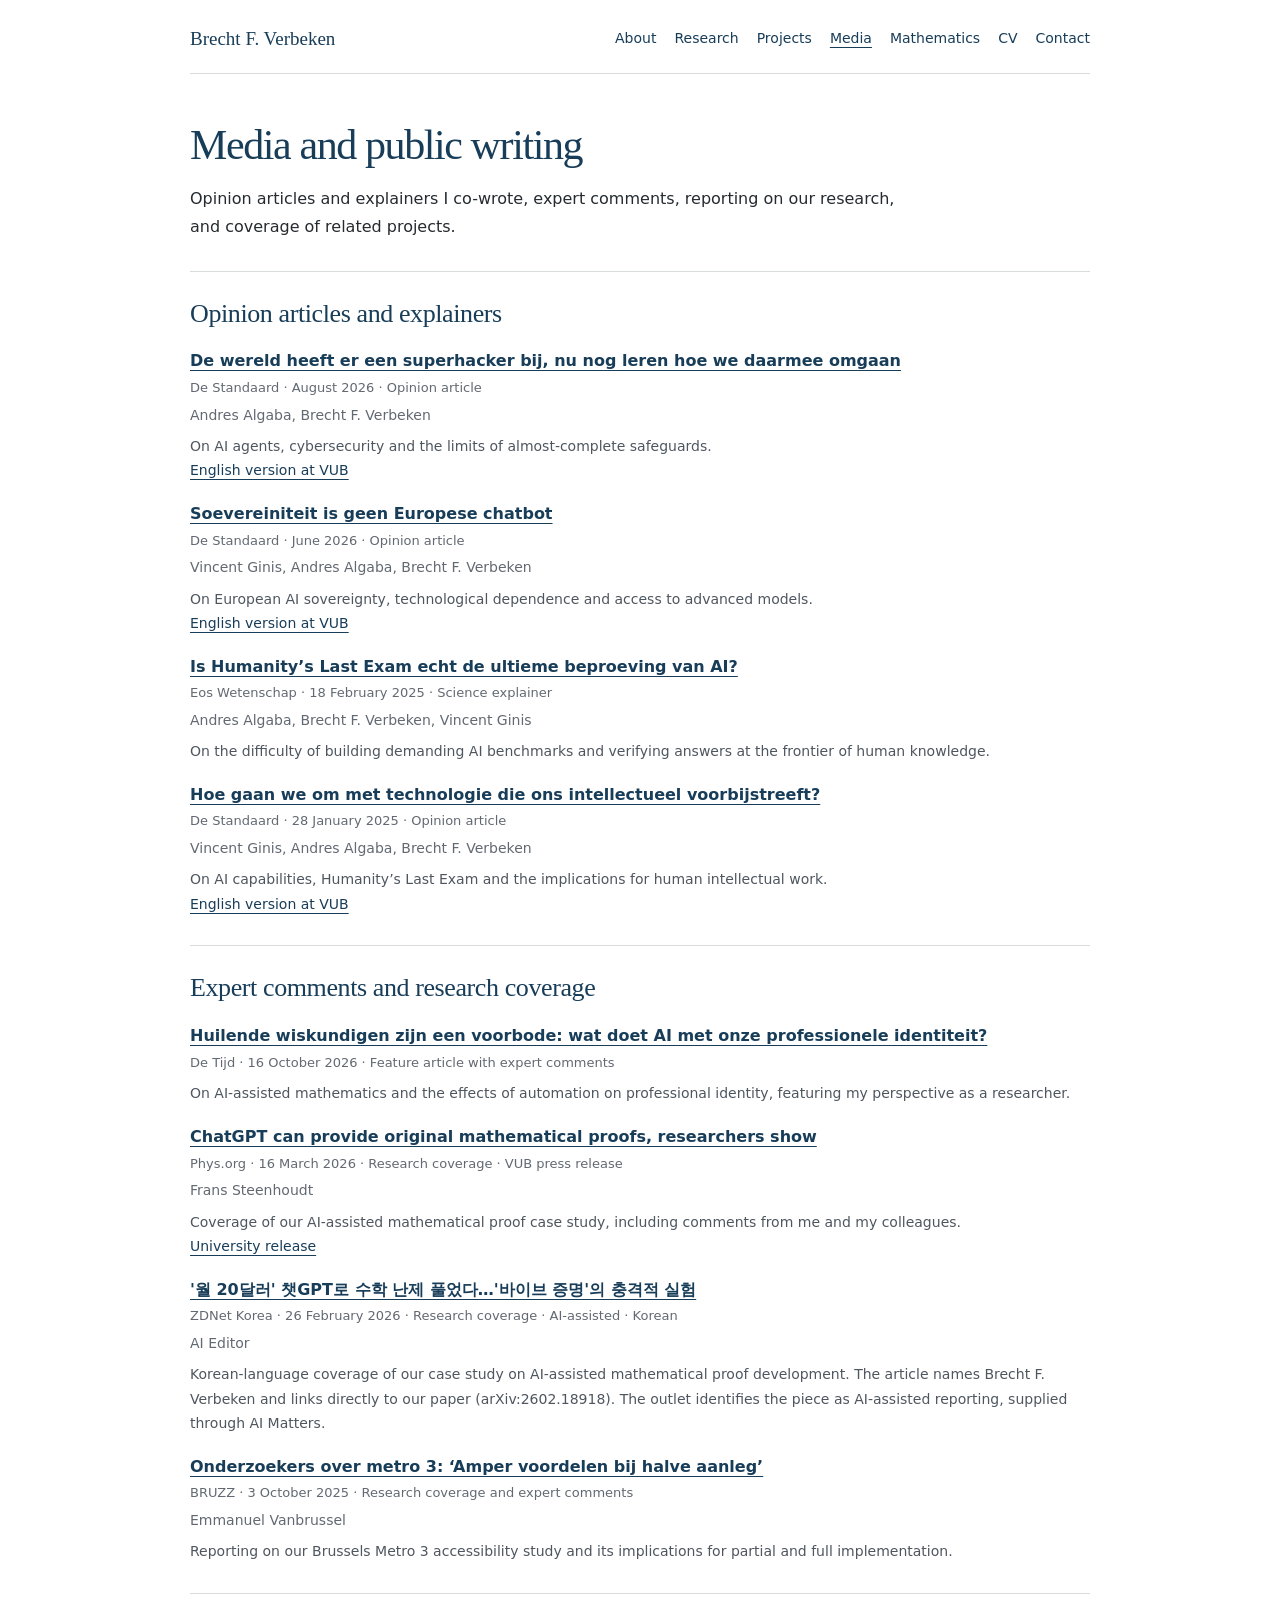
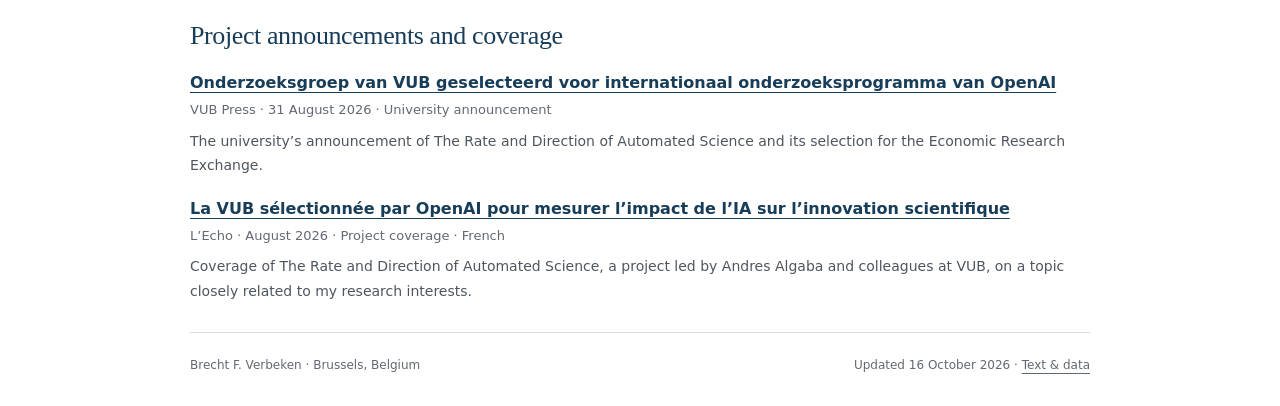
<file: media.html>
<!doctype html>
<html lang="en">
<head>
  <meta charset="utf-8">
  <meta name="viewport" content="width=device-width, initial-scale=1">
  <title>Media and public writing · Brecht F. Verbeken</title>
  <meta name="description" content="Brecht F. Verbeken’s opinion articles, expert comments and research coverage in De Tijd, De Standaard, BRUZZ, Eos Wetenschap, Phys.org and other outlets.">
  <meta name="author" content="Brecht F. Verbeken">
  <meta name="site-version" content="2117d6586ea2bb80">
  <meta name="theme-color" content="#183d59">
  <meta name="referrer" content="strict-origin-when-cross-origin">
  <link rel="canonical" href="https://bfmave.github.io/media.html">
  <link rel="describedby" href="llms.txt" type="text/plain" title="Site guide for agents and language models">
  <link rel="icon" href="assets/favicon.svg" type="image/svg+xml">
  <link rel="stylesheet" href="assets/styles.css?v=d739e5c7f1a0">
  <link rel="alternate" type="text/markdown" href="media.md" title="Plain-text version">
  <meta property="og:type" content="website">
  <meta property="og:title" content="Media and public writing · Brecht F. Verbeken">
  <meta property="og:description" content="Brecht F. Verbeken’s opinion articles, expert comments and research coverage in De Tijd, De Standaard, BRUZZ, Eos Wetenschap, Phys.org and other outlets.">
  <meta property="og:url" content="https://bfmave.github.io/media.html">
  <script type="application/ld+json">{"@context": "https://schema.org", "@graph": [{"@context": "https://schema.org", "@type": "Person", "@id": "https://bfmave.github.io/#person", "name": "Brecht F. Verbeken", "alternateName": ["Brecht Felix Marc Antoon Verbeken", "Brecht Verbeken", "Brecht F Verbeken"], "identifier": "https://orcid.org/0000-0002-7506-3298", "url": "https://bfmave.github.io/", "jobTitle": "Postdoctoral Researcher and Guest Professor", "worksFor": {"@type": "Organization", "name": "Vrije Universiteit Brussel"}, "sameAs": ["https://scholar.google.com/citations?user=MC0hy74AAAAJ&hl=en", "https://orcid.org/0000-0002-7506-3298", "https://researchportal.vub.be/en/persons/brecht-verbeken/", "https://github.com/BFMAVE"], "knowsAbout": ["Economics of artificial intelligence", "Scientific discovery", "Economic forecasting", "Model evaluation"]}, {"@type": "CollectionPage", "@id": "https://bfmave.github.io/media.html", "name": "Media and public writing", "about": {"@id": "https://bfmave.github.io/#person"}, "hasPart": [{"@type": "Article", "headline": "De wereld heeft er een superhacker bij, nu nog leren hoe we daarmee omgaan", "url": "https://www.standaard.be/opinies/de-wereld-heeft-er-een-superhacker-bij-nu-nog-leren-hoe-we-daarmee-omgaan/159873818.html", "inLanguage": "nl", "publisher": {"@type": "Organization", "name": "De Standaard"}, "description": "On AI agents, cybersecurity and the limits of almost-complete safeguards.", "genre": "Opinion article", "about": {"@id": "https://bfmave.github.io/#person"}, "author": [{"@type": "Person", "name": "Andres Algaba"}, {"@type": "Person", "name": "Brecht F. Verbeken", "@id": "https://bfmave.github.io/#person", "sameAs": "https://orcid.org/0000-0002-7506-3298"}]}, {"@type": "Article", "headline": "Soevereiniteit is geen Europese chatbot", "url": "https://www.standaard.be/opinies/soevereiniteit-is-geen-europese-chatbot/157225846.html", "inLanguage": "nl", "publisher": {"@type": "Organization", "name": "De Standaard"}, "description": "On European AI sovereignty, technological dependence and access to advanced models.", "genre": "Opinion article", "about": {"@id": "https://bfmave.github.io/#person"}, "author": [{"@type": "Person", "name": "Vincent Ginis"}, {"@type": "Person", "name": "Andres Algaba"}, {"@type": "Person", "name": "Brecht F. Verbeken", "@id": "https://bfmave.github.io/#person", "sameAs": "https://orcid.org/0000-0002-7506-3298"}]}, {"@type": "Article", "headline": "Is Humanity’s Last Exam echt de ultieme beproeving van AI?", "url": "https://www.eoswetenschap.eu/technologie/humanitys-last-exam-echt-de-ultieme-beproeving-van-ai", "inLanguage": "nl", "publisher": {"@type": "Organization", "name": "Eos Wetenschap"}, "description": "On the difficulty of building demanding AI benchmarks and verifying answers at the frontier of human knowledge.", "genre": "Science explainer", "about": {"@id": "https://bfmave.github.io/#person"}, "datePublished": "2025-02-18", "author": [{"@type": "Person", "name": "Andres Algaba"}, {"@type": "Person", "name": "Brecht F. Verbeken", "@id": "https://bfmave.github.io/#person", "sameAs": "https://orcid.org/0000-0002-7506-3298"}, {"@type": "Person", "name": "Vincent Ginis"}]}, {"@type": "Article", "headline": "Hoe gaan we om met technologie die ons intellectueel voorbijstreeft?", "url": "https://www.standaard.be/opinies/hoe-gaan-we-om-met-technologie-die-ons-intellectueel-voorbijstreeft/36225623.html", "inLanguage": "nl", "publisher": {"@type": "Organization", "name": "De Standaard"}, "description": "On AI capabilities, Humanity’s Last Exam and the implications for human intellectual work.", "genre": "Opinion article", "about": {"@id": "https://bfmave.github.io/#person"}, "datePublished": "2025-01-28", "author": [{"@type": "Person", "name": "Vincent Ginis"}, {"@type": "Person", "name": "Andres Algaba"}, {"@type": "Person", "name": "Brecht F. Verbeken", "@id": "https://bfmave.github.io/#person", "sameAs": "https://orcid.org/0000-0002-7506-3298"}]}, {"@type": "Article", "headline": "Huilende wiskundigen zijn een voorbode: wat doet AI met onze professionele identiteit?", "url": "https://www.tijd.be/politiek-economie/belgie/vlaanderen/wanneer-ai-onze-passies-afneemt-het-staat-bijna-iedereen-te-wachten/10695566.html", "inLanguage": "nl", "publisher": {"@type": "Organization", "name": "De Tijd"}, "description": "On AI-assisted mathematics and the effects of automation on professional identity, featuring my perspective as a researcher.", "genre": "Feature article with expert comments", "about": {"@id": "https://bfmave.github.io/#person"}, "datePublished": "2026-10-16"}, {"@type": "Article", "headline": "ChatGPT can provide original mathematical proofs, researchers show", "url": "https://phys.org/news/2026-03-chatgpt-mathematical-proofs.html", "inLanguage": "en", "publisher": {"@type": "Organization", "name": "Phys.org"}, "description": "Coverage of our AI-assisted mathematical proof case study, including comments from me and my colleagues.", "genre": "Research coverage · VUB press release", "about": {"@id": "https://bfmave.github.io/#person"}, "datePublished": "2026-03-16", "author": [{"@type": "Person", "name": "Frans Steenhoudt"}]}, {"@type": "Article", "headline": "'월 20달러' 챗GPT로 수학 난제 풀었다…'바이브 증명'의 충격적 실험", "url": "https://zdnet.co.kr/view/?no=20260226221839", "inLanguage": "ko", "publisher": {"@type": "Organization", "name": "ZDNet Korea"}, "description": "Korean-language coverage of our case study on AI-assisted mathematical proof development. The article names Brecht F. Verbeken and links directly to our paper (arXiv:2602.18918). The outlet identifies the piece as AI-assisted reporting, supplied through AI Matters.", "genre": "Research coverage · AI-assisted · Korean", "about": {"@id": "https://bfmave.github.io/#person"}, "datePublished": "2026-02-26", "author": [{"@type": "Person", "name": "AI Editor"}]}, {"@type": "Article", "headline": "Onderzoekers over metro 3: ‘Amper voordelen bij halve aanleg’", "url": "https://www.bruzz.be/actua/mobiliteit/onderzoekers-over-metro-3-amper-voordelen-bij-halve-aanleg-2025-10-03", "inLanguage": "nl", "publisher": {"@type": "Organization", "name": "BRUZZ"}, "description": "Reporting on our Brussels Metro 3 accessibility study and its implications for partial and full implementation.", "genre": "Research coverage and expert comments", "about": {"@id": "https://bfmave.github.io/#person"}, "datePublished": "2025-10-03", "author": [{"@type": "Person", "name": "Emmanuel Vanbrussel"}]}, {"@type": "Article", "headline": "La VUB sélectionnée par OpenAI pour mesurer l’impact de l’IA sur l’innovation scientifique", "url": "https://www.lecho.be/entreprises/tech-science/la-vub-selectionnee-par-openai-pour-mesurer-l-impact-de-l-ia-sur-l-innovation-scientifique/10684099.html", "inLanguage": "fr", "publisher": {"@type": "Organization", "name": "L’Echo"}, "description": "Coverage of The Rate and Direction of Automated Science, a project led by Andres Algaba and colleagues at VUB, on a topic closely related to my research interests.", "genre": "Project coverage · French", "about": {"@id": "https://bfmave.github.io/#person"}}, {"@type": "Article", "headline": "Onderzoeksgroep van VUB geselecteerd voor internationaal onderzoeksprogramma van OpenAI", "url": "https://press.vub.ac.be/onderzoeksgroep-van-vub-geselecteerd-voor-internationaal-onderzoeksprogramma-van-openai", "inLanguage": "nl", "publisher": {"@type": "Organization", "name": "VUB Press"}, "description": "The university’s announcement of The Rate and Direction of Automated Science and its selection for the Economic Research Exchange.", "genre": "University announcement", "about": {"@id": "https://bfmave.github.io/#person"}, "datePublished": "2026-08-31"}]}]}</script>
  <script src="assets/site.js?v=2f5f64cd6be1" defer></script>
</head>
<body>
<a class="skip-link" href="#main">Skip to content</a>
<header class="site-header"><div class="wrap header-inner">
  <a class="brand" href="./">Brecht F. Verbeken</a>
  <nav class="nav" aria-label="Main navigation"><a href="./">About</a><a href="research.html">Research</a><a href="projects.html">Projects</a><a href="media.html" aria-current="page">Media</a><a href="./#mathematics">Mathematics</a><a href="cv.html">CV</a><a href="./#contact">Contact</a></nav>
</div></header>
<main id="main" class="wrap"><div class="page-heading"><h1>Media and public writing</h1><p>Opinion articles and explainers I co-wrote, expert comments, reporting on our research, and coverage of related projects.</p></div><section class="section" aria-labelledby="authored-heading"><h2 id="authored-heading">Opinion articles and explainers</h2><ul class="paper-list"><li class="paper" id="superhacker"><h3><a lang="nl" href="https://www.standaard.be/opinies/de-wereld-heeft-er-een-superhacker-bij-nu-nog-leren-hoe-we-daarmee-omgaan/159873818.html">De wereld heeft er een superhacker bij, nu nog leren hoe we daarmee omgaan</a></h3><p class="paper-meta">De Standaard · August 2026 · Opinion article</p><p class="paper-authors">Andres Algaba, Brecht F. Verbeken</p><p class="media-description">On AI agents, cybersecurity and the limits of almost-complete safeguards.</p><div class="text-links"><a href="https://www.vub.be/en/news/ai-agents-and-cybersecurity-almost-safe-isnt-safe-enough">English version at VUB</a></div></li><li class="paper" id="sovereignty"><h3><a lang="nl" href="https://www.standaard.be/opinies/soevereiniteit-is-geen-europese-chatbot/157225846.html">Soevereiniteit is geen Europese chatbot</a></h3><p class="paper-meta">De Standaard · June 2026 · Opinion article</p><p class="paper-authors">Vincent Ginis, Andres Algaba, Brecht F. Verbeken</p><p class="media-description">On European AI sovereignty, technological dependence and access to advanced models.</p><div class="text-links"><a href="https://www.vub.be/en/news/sovereignty-is-not-european-chatbot">English version at VUB</a></div></li><li class="paper" id="eos-hle"><h3><a lang="nl" href="https://www.eoswetenschap.eu/technologie/humanitys-last-exam-echt-de-ultieme-beproeving-van-ai">Is Humanity’s Last Exam echt de ultieme beproeving van AI?</a></h3><p class="paper-meta">Eos Wetenschap · 18 February 2025 · Science explainer</p><p class="paper-authors">Andres Algaba, Brecht F. Verbeken, Vincent Ginis</p><p class="media-description">On the difficulty of building demanding AI benchmarks and verifying answers at the frontier of human knowledge.</p></li><li class="paper" id="intellect"><h3><a lang="nl" href="https://www.standaard.be/opinies/hoe-gaan-we-om-met-technologie-die-ons-intellectueel-voorbijstreeft/36225623.html">Hoe gaan we om met technologie die ons intellectueel voorbijstreeft?</a></h3><p class="paper-meta">De Standaard · 28 January 2025 · Opinion article</p><p class="paper-authors">Vincent Ginis, Andres Algaba, Brecht F. Verbeken</p><p class="media-description">On AI capabilities, Humanity’s Last Exam and the implications for human intellectual work.</p><div class="text-links"><a href="https://www.vub.be/en/news/hoe-gaan-we-om-met-technologie-die-ons-intellectueel-voorbijstreeft">English version at VUB</a></div></li></ul></section><section class="section" aria-labelledby="coverage-heading"><h2 id="coverage-heading">Expert comments and research coverage</h2><ul class="paper-list"><li class="paper" id="tijd-ai-identity"><h3><a lang="nl" href="https://www.tijd.be/politiek-economie/belgie/vlaanderen/wanneer-ai-onze-passies-afneemt-het-staat-bijna-iedereen-te-wachten/10695566.html">Huilende wiskundigen zijn een voorbode: wat doet AI met onze professionele identiteit?</a></h3><p class="paper-meta">De Tijd · 16 October 2026 · Feature article with expert comments</p><p class="media-description">On AI-assisted mathematics and the effects of automation on professional identity, featuring my perspective as a researcher.</p></li><li class="paper" id="phys-proofs"><h3><a lang="en" href="https://phys.org/news/2026-03-chatgpt-mathematical-proofs.html">ChatGPT can provide original mathematical proofs, researchers show</a></h3><p class="paper-meta">Phys.org · 16 March 2026 · Research coverage · VUB press release</p><p class="paper-authors">Frans Steenhoudt</p><p class="media-description">Coverage of our AI-assisted mathematical proof case study, including comments from me and my colleagues.</p><div class="text-links"><a href="https://www.vub.be/en/news/chatgpt-can-autonomously-provide-mathematical-proofs">University release</a></div></li><li class="paper" id="zdnet-proofs"><h3><a lang="ko" href="https://zdnet.co.kr/view/?no=20260226221839">&#x27;월 20달러&#x27; 챗GPT로 수학 난제 풀었다…&#x27;바이브 증명&#x27;의 충격적 실험</a></h3><p class="paper-meta">ZDNet Korea · 26 February 2026 · Research coverage · AI-assisted · Korean</p><p class="paper-authors">AI Editor</p><p class="media-description">Korean-language coverage of our case study on AI-assisted mathematical proof development. The article names Brecht F. Verbeken and links directly to our paper (arXiv:2602.18918). The outlet identifies the piece as AI-assisted reporting, supplied through AI Matters.</p></li><li class="paper" id="bruzz-metro"><h3><a lang="nl" href="https://www.bruzz.be/actua/mobiliteit/onderzoekers-over-metro-3-amper-voordelen-bij-halve-aanleg-2025-10-03">Onderzoekers over metro 3: ‘Amper voordelen bij halve aanleg’</a></h3><p class="paper-meta">BRUZZ · 3 October 2025 · Research coverage and expert comments</p><p class="paper-authors">Emmanuel Vanbrussel</p><p class="media-description">Reporting on our Brussels Metro 3 accessibility study and its implications for partial and full implementation.</p></li></ul></section><section class="section" aria-labelledby="project-coverage-heading"><h2 id="project-coverage-heading">Project announcements and coverage</h2><ul class="paper-list"><li class="paper" id="vub-science"><h3><a lang="nl" href="https://press.vub.ac.be/onderzoeksgroep-van-vub-geselecteerd-voor-internationaal-onderzoeksprogramma-van-openai">Onderzoeksgroep van VUB geselecteerd voor internationaal onderzoeksprogramma van OpenAI</a></h3><p class="paper-meta">VUB Press · 31 August 2026 · University announcement</p><p class="media-description">The university’s announcement of The Rate and Direction of Automated Science and its selection for the Economic Research Exchange.</p></li><li class="paper" id="lecho-science"><h3><a lang="fr" href="https://www.lecho.be/entreprises/tech-science/la-vub-selectionnee-par-openai-pour-mesurer-l-impact-de-l-ia-sur-l-innovation-scientifique/10684099.html">La VUB sélectionnée par OpenAI pour mesurer l’impact de l’IA sur l’innovation scientifique</a></h3><p class="paper-meta">L’Echo · August 2026 · Project coverage · French</p><p class="media-description">Coverage of The Rate and Direction of Automated Science, a project led by Andres Algaba and colleagues at VUB, on a topic closely related to my research interests.</p></li></ul></section></main>
<footer class="wrap site-footer">
  <span>Brecht F. Verbeken · Brussels, Belgium</span>
  <span>Updated 16 October 2026 · <a href="llms.txt">Text &amp; data</a></span>
</footer>
</body></html>
</file>
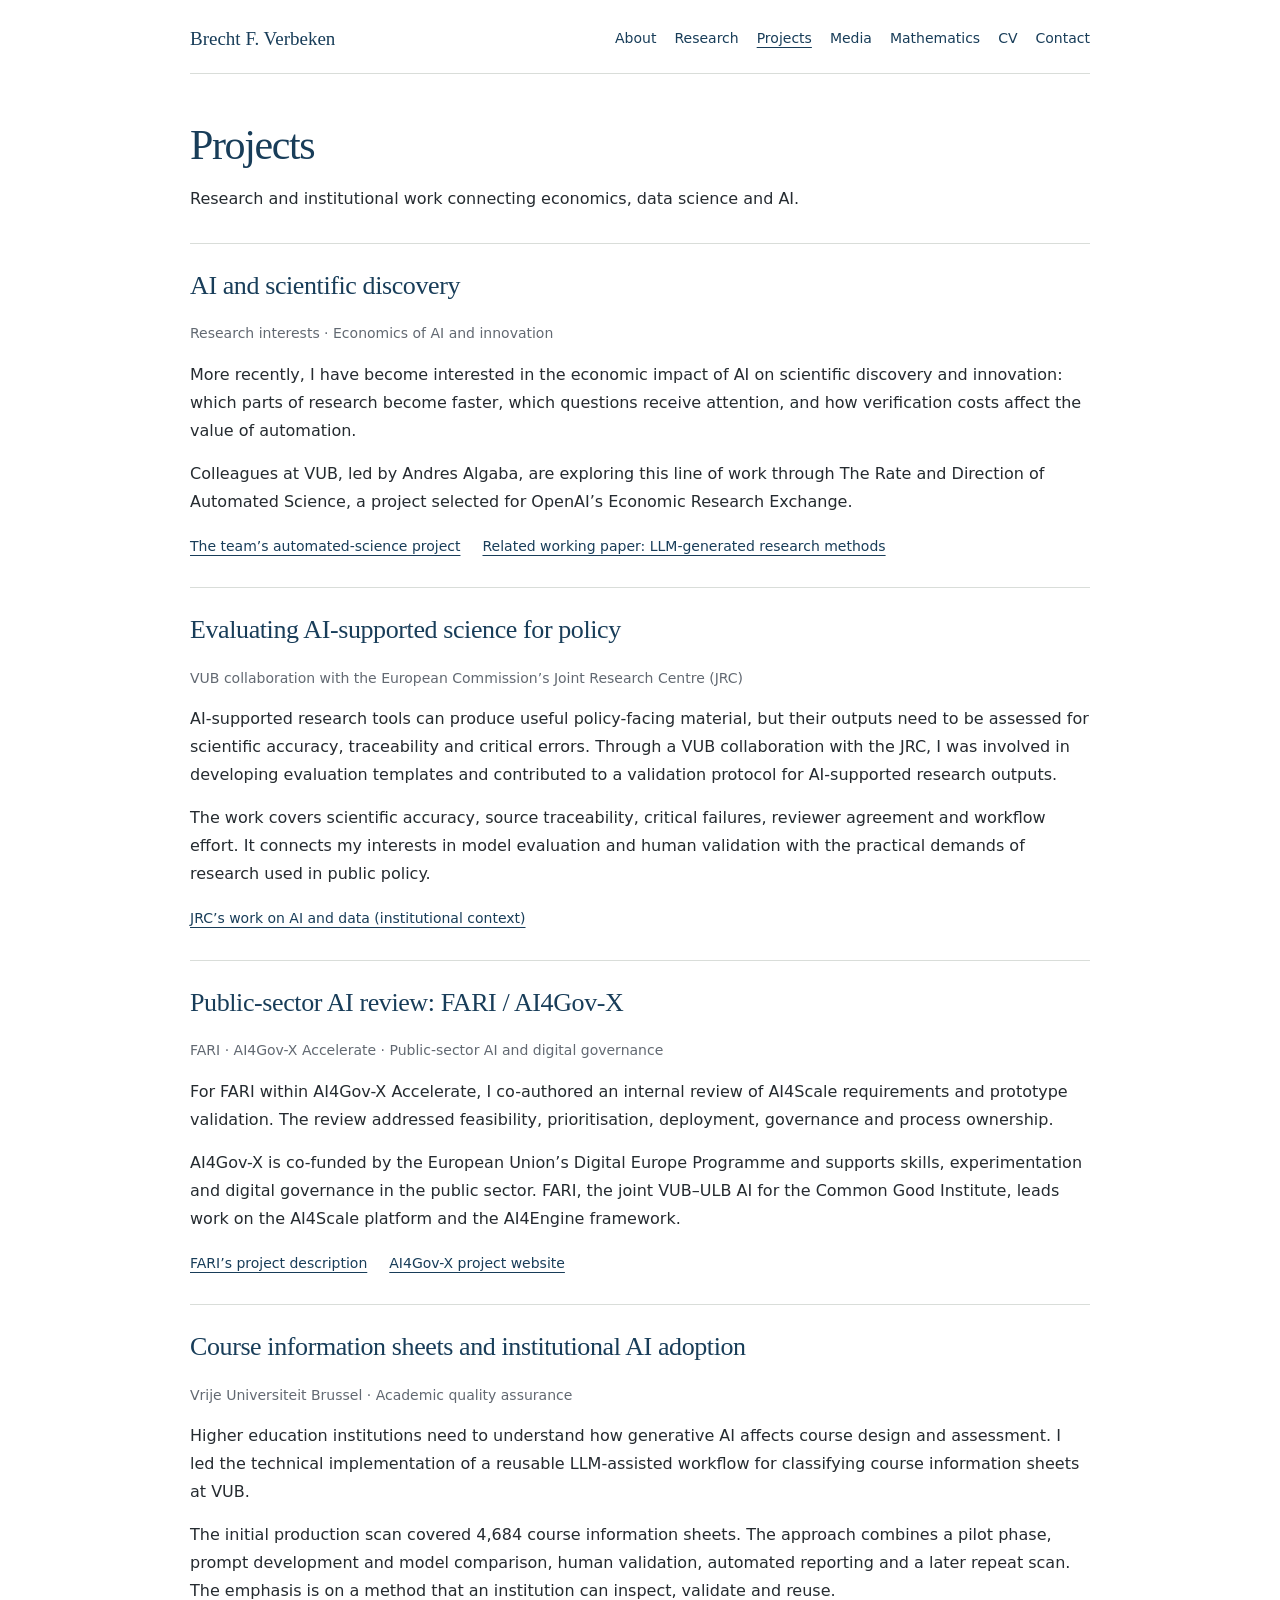
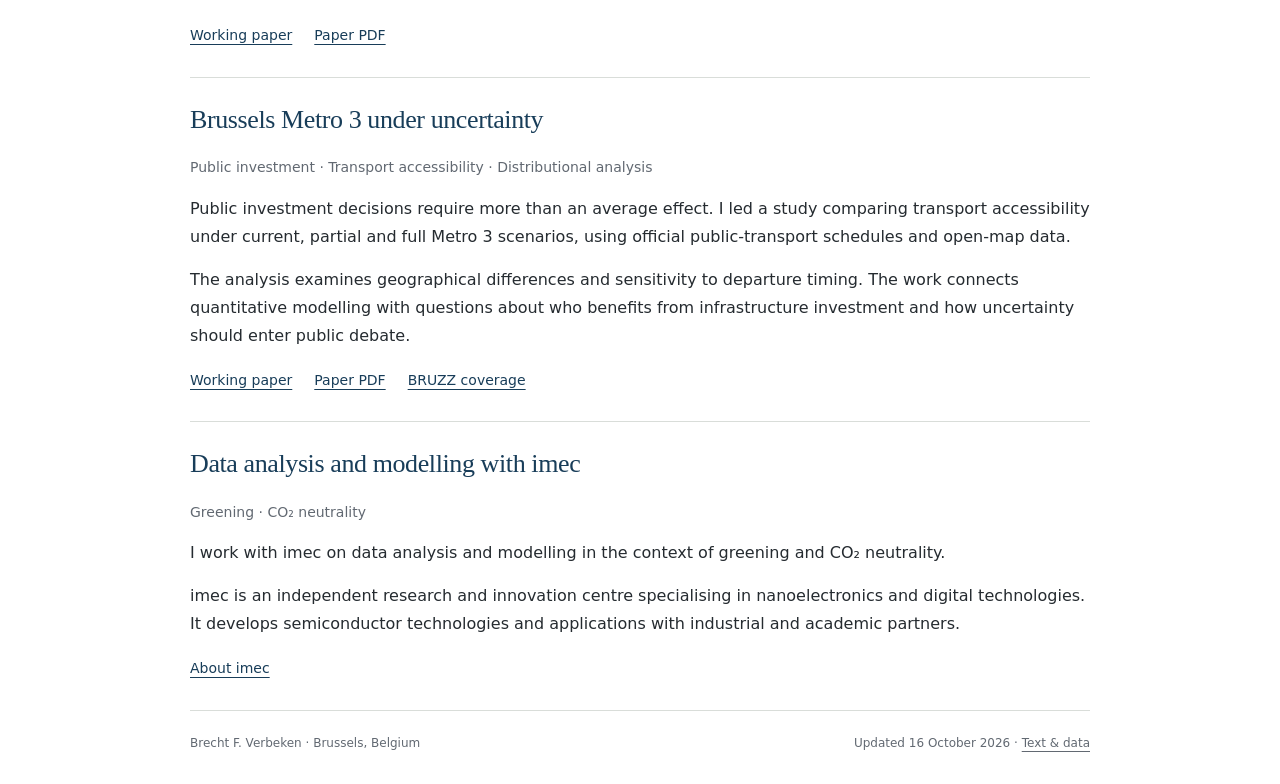
<file: projects.html>
<!doctype html>
<html lang="en">
<head>
  <meta charset="utf-8">
  <meta name="viewport" content="width=device-width, initial-scale=1">
  <title>Projects · Brecht F. Verbeken</title>
  <meta name="description" content="Brecht F. Verbeken’s research and institutional work: Greening and CO₂ neutrality with imec, AI and science, JRC collaboration, FARI / AI4Gov-X, course information sheets and Brussels Metro 3.">
  <meta name="author" content="Brecht F. Verbeken">
  <meta name="site-version" content="2117d6586ea2bb80">
  <meta name="theme-color" content="#183d59">
  <meta name="referrer" content="strict-origin-when-cross-origin">
  <link rel="canonical" href="https://bfmave.github.io/projects.html">
  <link rel="describedby" href="llms.txt" type="text/plain" title="Site guide for agents and language models">
  <link rel="icon" href="assets/favicon.svg" type="image/svg+xml">
  <link rel="stylesheet" href="assets/styles.css?v=d739e5c7f1a0">
  <link rel="alternate" type="text/markdown" href="projects.md" title="Plain-text version">
  <meta property="og:type" content="website">
  <meta property="og:title" content="Projects · Brecht F. Verbeken">
  <meta property="og:description" content="Brecht F. Verbeken’s research and institutional work: Greening and CO₂ neutrality with imec, AI and science, JRC collaboration, FARI / AI4Gov-X, course information sheets and Brussels Metro 3.">
  <meta property="og:url" content="https://bfmave.github.io/projects.html">
  <script type="application/ld+json">{"@context": "https://schema.org", "@graph": [{"@context": "https://schema.org", "@type": "Person", "@id": "https://bfmave.github.io/#person", "name": "Brecht F. Verbeken", "alternateName": ["Brecht Felix Marc Antoon Verbeken", "Brecht Verbeken", "Brecht F Verbeken"], "identifier": "https://orcid.org/0000-0002-7506-3298", "url": "https://bfmave.github.io/", "jobTitle": "Postdoctoral Researcher and Guest Professor", "worksFor": {"@type": "Organization", "name": "Vrije Universiteit Brussel"}, "sameAs": ["https://scholar.google.com/citations?user=MC0hy74AAAAJ&hl=en", "https://orcid.org/0000-0002-7506-3298", "https://researchportal.vub.be/en/persons/brecht-verbeken/", "https://github.com/BFMAVE"], "knowsAbout": ["Economics of artificial intelligence", "Scientific discovery", "Economic forecasting", "Model evaluation"]}]}</script>
  <script src="assets/site.js?v=2f5f64cd6be1" defer></script>
</head>
<body>
<a class="skip-link" href="#main">Skip to content</a>
<header class="site-header"><div class="wrap header-inner">
  <a class="brand" href="./">Brecht F. Verbeken</a>
  <nav class="nav" aria-label="Main navigation"><a href="./">About</a><a href="research.html">Research</a><a href="projects.html" aria-current="page">Projects</a><a href="media.html">Media</a><a href="./#mathematics">Mathematics</a><a href="cv.html">CV</a><a href="./#contact">Contact</a></nav>
</div></header>
<main id="main" class="wrap"><div class="page-heading"><h1>Projects</h1><p>Research and institutional work connecting economics, data science and AI.</p></div><section class="section" id="automated-science" aria-labelledby="automated-science-heading"><h2 id="automated-science-heading">AI and scientific discovery</h2><p class="small">Research interests · Economics of AI and innovation</p><p>More recently, I have become interested in the economic impact of AI on scientific discovery and innovation: which parts of research become faster, which questions receive attention, and how verification costs affect the value of automation.</p><p>Colleagues at VUB, led by Andres Algaba, are exploring this line of work through The Rate and Direction of Automated Science, a project selected for OpenAI’s Economic Research Exchange.</p><div class="text-links project-links"><a href="https://press.vub.ac.be/onderzoeksgroep-van-vub-geselecteerd-voor-internationaal-onderzoeksprogramma-van-openai">The team’s automated-science project</a><a href="https://arxiv.org/abs/2606.26130">Related working paper: LLM-generated research methods</a></div></section><section class="section" id="jrc" aria-labelledby="jrc-heading"><h2 id="jrc-heading">Evaluating AI-supported science for policy</h2><p class="small">VUB collaboration with the European Commission’s Joint Research Centre (JRC)</p><p>AI-supported research tools can produce useful policy-facing material, but their outputs need to be assessed for scientific accuracy, traceability and critical errors. Through a VUB collaboration with the JRC, I was involved in developing evaluation templates and contributed to a validation protocol for AI-supported research outputs.</p><p>The work covers scientific accuracy, source traceability, critical failures, reviewer agreement and workflow effort. It connects my interests in model evaluation and human validation with the practical demands of research used in public policy.</p><div class="text-links project-links"><a href="https://joint-research-centre.ec.europa.eu/what-we-do/scientific-portfolios/ai-and-data_en">JRC’s work on AI and data (institutional context)</a></div></section><section class="section" id="fari" aria-labelledby="fari-heading"><h2 id="fari-heading">Public-sector AI review: FARI / AI4Gov-X</h2><p class="small">FARI · AI4Gov-X Accelerate · Public-sector AI and digital governance</p><p>For FARI within AI4Gov-X Accelerate, I co-authored an internal review of AI4Scale requirements and prototype validation. The review addressed feasibility, prioritisation, deployment, governance and process ownership.</p><p>AI4Gov-X is co-funded by the European Union’s Digital Europe Programme and supports skills, experimentation and digital governance in the public sector. FARI, the joint VUB–ULB AI for the Common Good Institute, leads work on the AI4Scale platform and the AI4Engine framework.</p><div class="text-links project-links"><a href="https://www.fari.brussels/research-and-innovation/project/ai4gov">FARI’s project description</a><a href="https://ai4gov-x.eu/">AI4Gov-X project website</a></div></section><section class="section" id="course-sheets" aria-labelledby="course-sheets-heading"><h2 id="course-sheets-heading">Course information sheets and institutional AI adoption</h2><p class="small">Vrije Universiteit Brussel · Academic quality assurance</p><p>Higher education institutions need to understand how generative AI affects course design and assessment. I led the technical implementation of a reusable LLM-assisted workflow for classifying course information sheets at VUB.</p><p>The initial production scan covered 4,684 course information sheets. The approach combines a pilot phase, prompt development and model comparison, human validation, automated reporting and a later repeat scan. The emphasis is on a method that an institution can inspect, validate and reuse.</p><div class="text-links project-links"><a href="https://arxiv.org/abs/2603.13562">Working paper</a><a href="https://arxiv.org/pdf/2603.13562">Paper PDF</a></div></section><section class="section" id="metro-3" aria-labelledby="metro-3-heading"><h2 id="metro-3-heading">Brussels Metro 3 under uncertainty</h2><p class="small">Public investment · Transport accessibility · Distributional analysis</p><p>Public investment decisions require more than an average effect. I led a study comparing transport accessibility under current, partial and full Metro 3 scenarios, using official public-transport schedules and open-map data.</p><p>The analysis examines geographical differences and sensitivity to departure timing. The work connects quantitative modelling with questions about who benefits from infrastructure investment and how uncertainty should enter public debate.</p><div class="text-links project-links"><a href="https://arxiv.org/abs/2509.22223">Working paper</a><a href="https://arxiv.org/pdf/2509.22223">Paper PDF</a><a href="https://www.bruzz.be/actua/mobiliteit/onderzoekers-over-metro-3-amper-voordelen-bij-halve-aanleg-2025-10-03">BRUZZ coverage</a></div></section><section class="section" id="greening" aria-labelledby="greening-heading"><h2 id="greening-heading">Data analysis and modelling with imec</h2><p class="small">Greening · CO₂ neutrality</p><p>I work with imec on data analysis and modelling in the context of greening and CO₂ neutrality.</p><p>imec is an independent research and innovation centre specialising in nanoelectronics and digital technologies. It develops semiconductor technologies and applications with industrial and academic partners.</p><div class="text-links project-links"><a href="https://www.imec-int.com/en/about-us">About imec</a></div></section></main>
<footer class="wrap site-footer">
  <span>Brecht F. Verbeken · Brussels, Belgium</span>
  <span>Updated 16 October 2026 · <a href="llms.txt">Text &amp; data</a></span>
</footer>
</body></html>
</file>
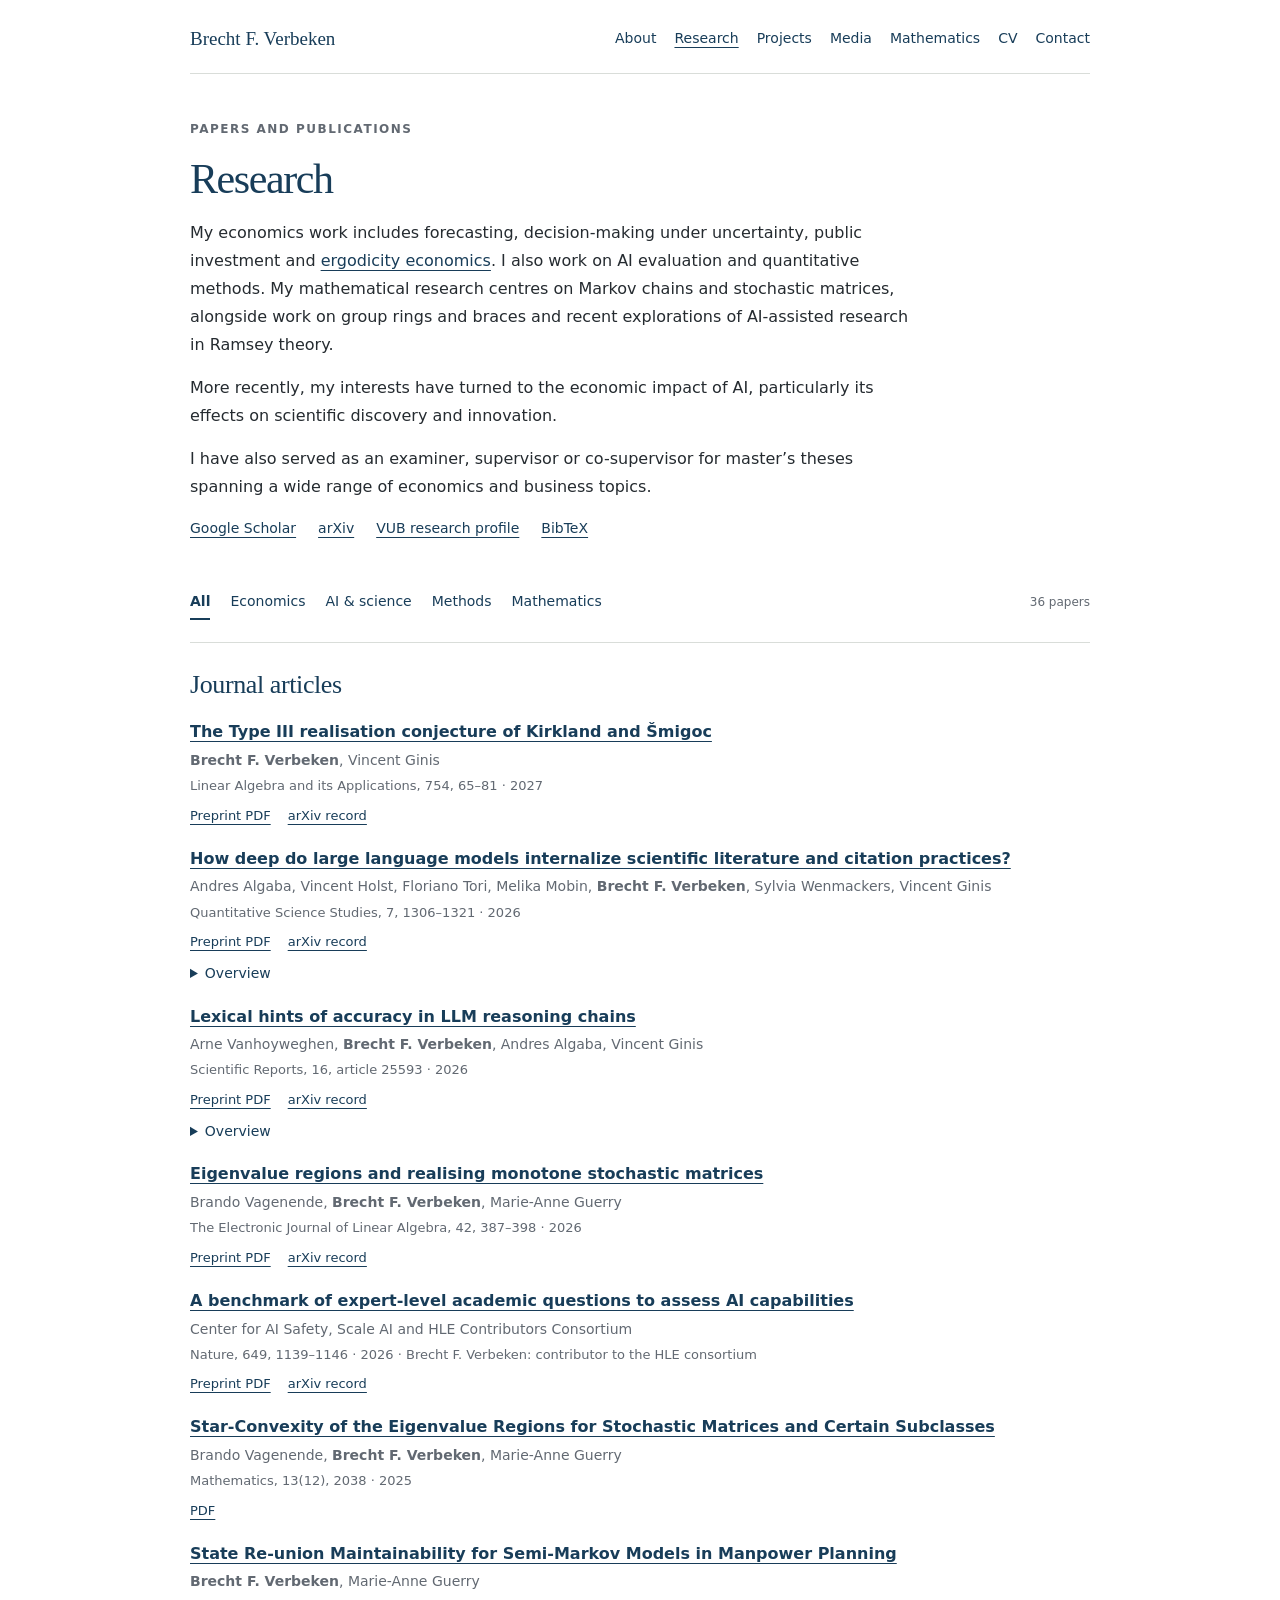
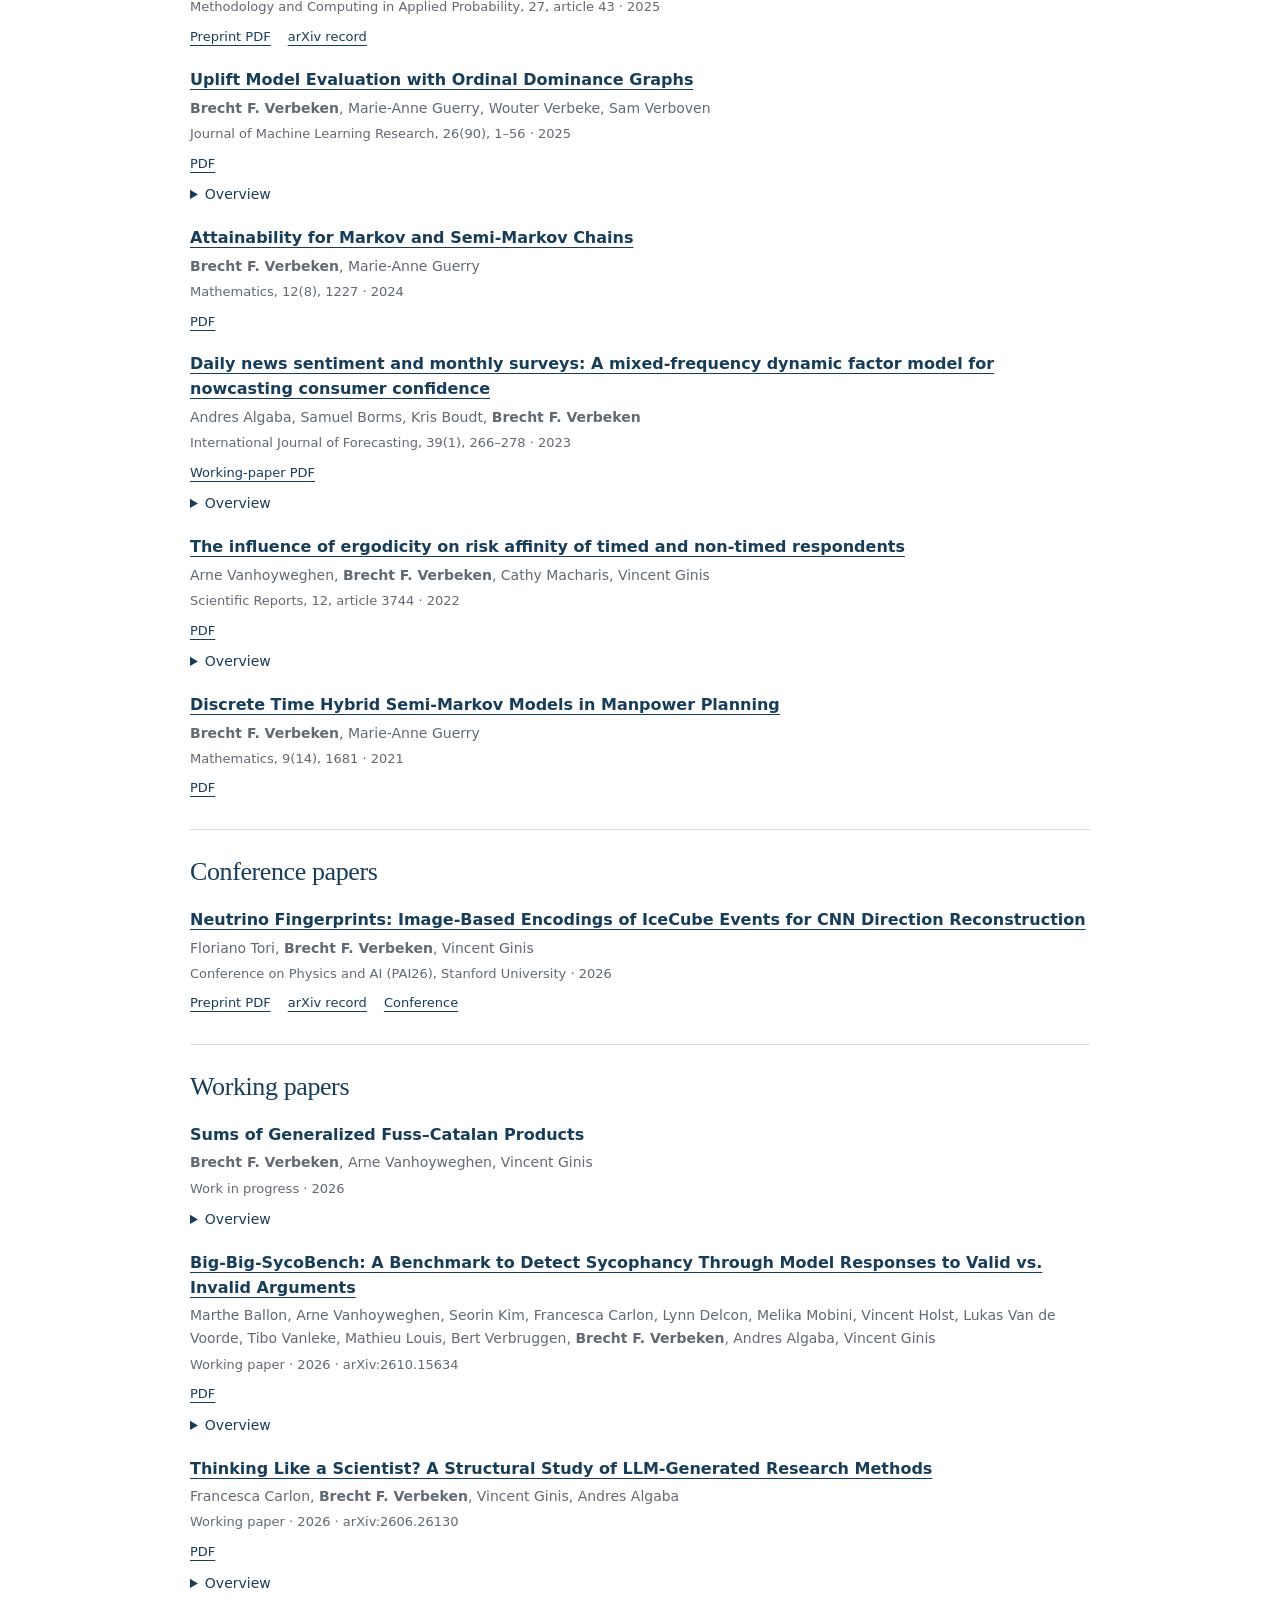
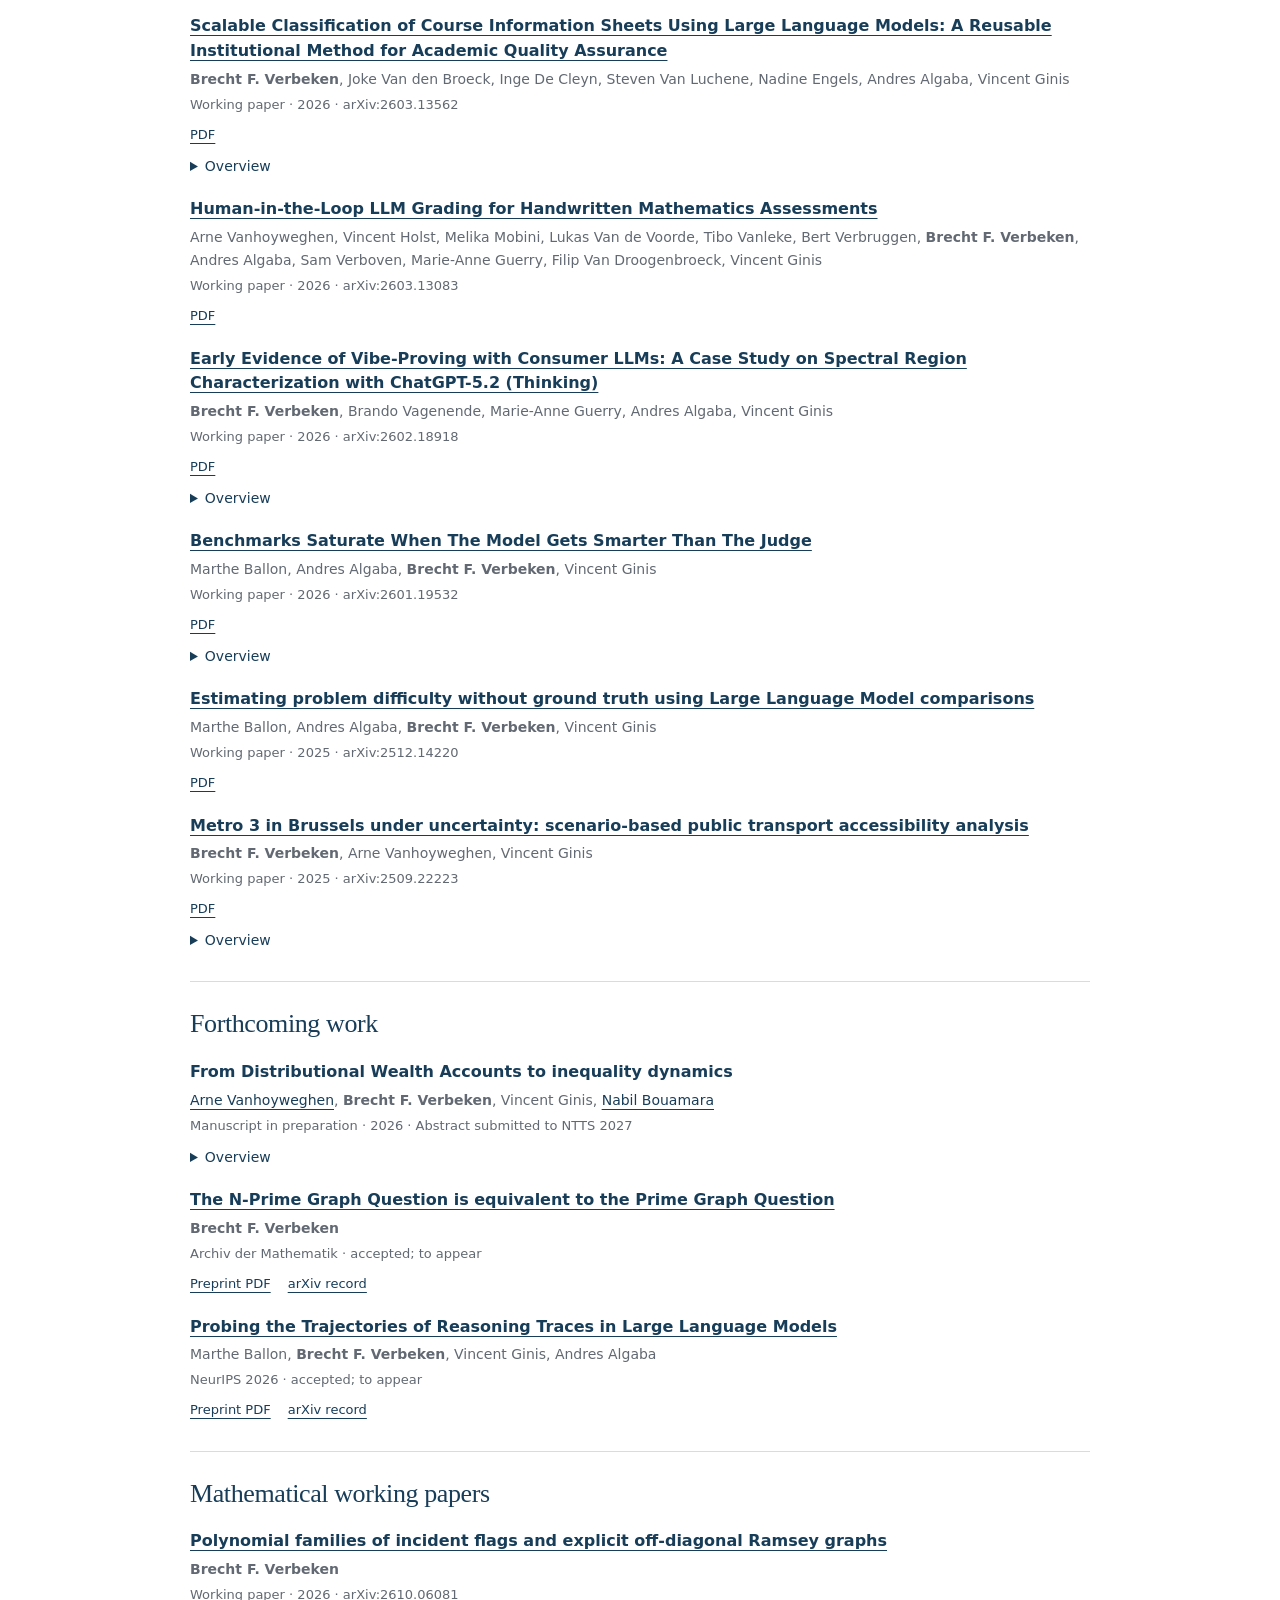
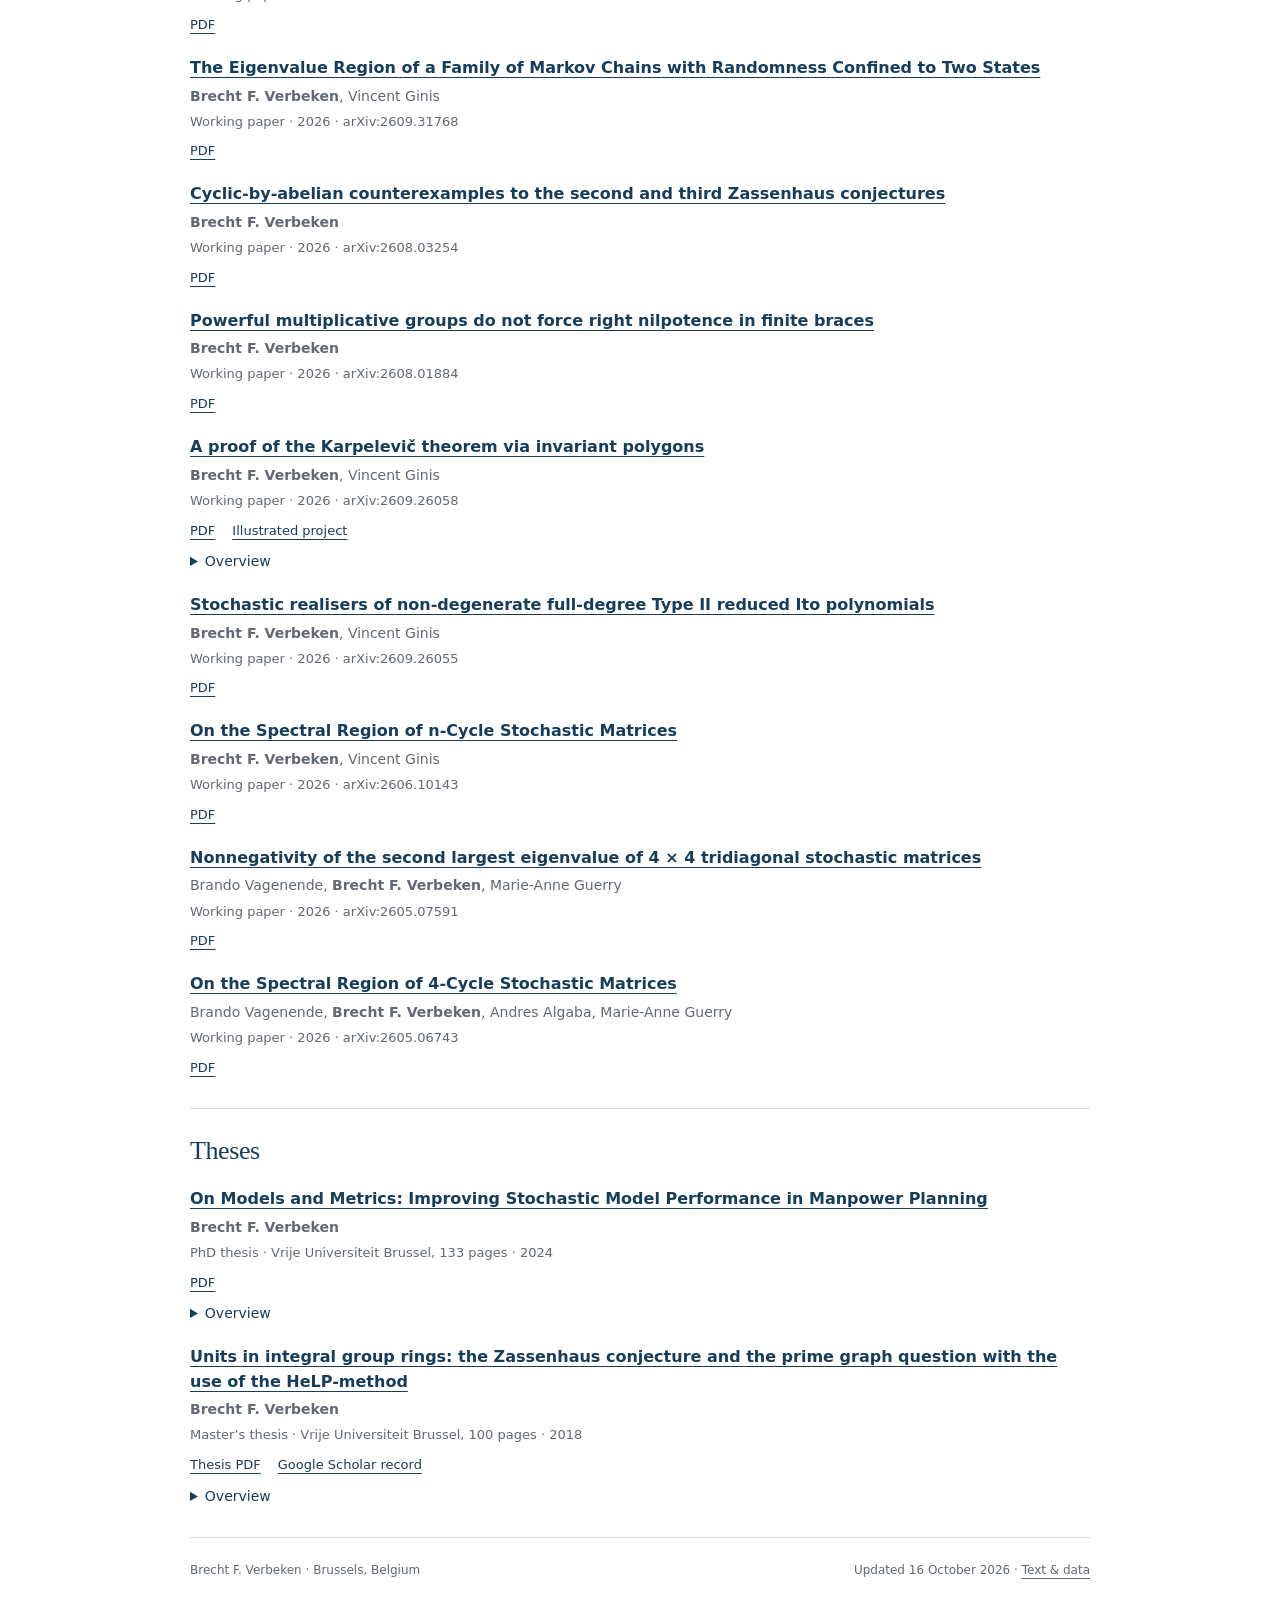
<file: research.html>
<!doctype html>
<html lang="en">
<head>
  <meta charset="utf-8">
  <meta name="viewport" content="width=device-width, initial-scale=1">
  <title>Research · Brecht F. Verbeken</title>
  <meta name="description" content="Publications and working papers by Brecht F. Verbeken in economics, AI, model evaluation and mathematics.">
  <meta name="author" content="Brecht F. Verbeken">
  <meta name="site-version" content="2117d6586ea2bb80">
  <meta name="theme-color" content="#183d59">
  <meta name="referrer" content="strict-origin-when-cross-origin">
  <link rel="canonical" href="https://bfmave.github.io/research.html">
  <link rel="describedby" href="llms.txt" type="text/plain" title="Site guide for agents and language models">
  <link rel="icon" href="assets/favicon.svg" type="image/svg+xml">
  <link rel="stylesheet" href="assets/styles.css?v=d739e5c7f1a0">
  <link rel="alternate" type="text/markdown" href="research.md" title="Plain-text version">
  <meta property="og:type" content="website">
  <meta property="og:title" content="Research · Brecht F. Verbeken">
  <meta property="og:description" content="Publications and working papers by Brecht F. Verbeken in economics, AI, model evaluation and mathematics.">
  <meta property="og:url" content="https://bfmave.github.io/research.html">
  <script type="application/ld+json">{"@context": "https://schema.org", "@graph": [{"@context": "https://schema.org", "@type": "Person", "@id": "https://bfmave.github.io/#person", "name": "Brecht F. Verbeken", "alternateName": ["Brecht Felix Marc Antoon Verbeken", "Brecht Verbeken", "Brecht F Verbeken"], "identifier": "https://orcid.org/0000-0002-7506-3298", "url": "https://bfmave.github.io/", "jobTitle": "Postdoctoral Researcher and Guest Professor", "worksFor": {"@type": "Organization", "name": "Vrije Universiteit Brussel"}, "sameAs": ["https://scholar.google.com/citations?user=MC0hy74AAAAJ&hl=en", "https://orcid.org/0000-0002-7506-3298", "https://researchportal.vub.be/en/persons/brecht-verbeken/", "https://github.com/BFMAVE"], "knowsAbout": ["Economics of artificial intelligence", "Scientific discovery", "Economic forecasting", "Model evaluation"]}, {"@type": "CollectionPage", "@id": "https://bfmave.github.io/research.html", "name": "Research by Brecht F. Verbeken", "about": {"@id": "https://bfmave.github.io/#person"}, "hasPart": [{"@type": "ScholarlyArticle", "@id": "https://bfmave.github.io/research.html#paper-wealth-inequality", "name": "From Distributional Wealth Accounts to inequality dynamics", "headline": "From Distributional Wealth Accounts to inequality dynamics", "inLanguage": "en", "author": [{"@type": "Person", "name": "Arne Vanhoyweghen", "url": "https://data.research.vub.be/arne-vanhoyweghen0"}, {"@type": "Person", "name": "Brecht F. Verbeken", "@id": "https://bfmave.github.io/#person", "sameAs": "https://orcid.org/0000-0002-7506-3298"}, {"@type": "Person", "name": "Vincent Ginis"}, {"@type": "Person", "name": "Nabil Bouamara", "url": "https://www.nbb.be/en/publications-research/publications/authors/nabil-bouamara"}], "creativeWorkStatus": "In preparation", "keywords": ["economics", "methods"], "mainEntityOfPage": "https://bfmave.github.io/research.html", "description": "An analysis of wealth-inequality dynamics using quarterly Distributional Wealth Accounts, combining accounting decomposition with modelling of wealth growth and redistribution."}, {"@type": "ScholarlyArticle", "@id": "https://bfmave.github.io/research.html#paper-2610.15634", "name": "Big-Big-SycoBench: A Benchmark to Detect Sycophancy Through Model Responses to Valid vs. Invalid Arguments", "headline": "Big-Big-SycoBench: A Benchmark to Detect Sycophancy Through Model Responses to Valid vs. Invalid Arguments", "inLanguage": "en", "author": [{"@type": "Person", "name": "Marthe Ballon"}, {"@type": "Person", "name": "Arne Vanhoyweghen"}, {"@type": "Person", "name": "Seorin Kim"}, {"@type": "Person", "name": "Francesca Carlon"}, {"@type": "Person", "name": "Lynn Delcon"}, {"@type": "Person", "name": "Melika Mobini"}, {"@type": "Person", "name": "Vincent Holst"}, {"@type": "Person", "name": "Lukas Van de Voorde"}, {"@type": "Person", "name": "Tibo Vanleke"}, {"@type": "Person", "name": "Mathieu Louis"}, {"@type": "Person", "name": "Bert Verbruggen"}, {"@type": "Person", "name": "Brecht F. Verbeken", "@id": "https://bfmave.github.io/#person", "sameAs": "https://orcid.org/0000-0002-7506-3298"}, {"@type": "Person", "name": "Andres Algaba"}, {"@type": "Person", "name": "Vincent Ginis"}], "creativeWorkStatus": "Preprint", "keywords": ["ai"], "mainEntityOfPage": "https://bfmave.github.io/research.html", "url": "https://arxiv.org/abs/2610.15634", "identifier": "arXiv:2610.15634", "description": "We evaluate whether language models respond to valid criticism while resisting invalid pressure, accounting for variability in their original judgements.", "encoding": {"@type": "MediaObject", "contentUrl": "https://arxiv.org/pdf/2610.15634", "encodingFormat": "application/pdf"}}, {"@type": "ScholarlyArticle", "@id": "https://bfmave.github.io/research.html#paper-2610.06081", "name": "Polynomial families of incident flags and explicit off-diagonal Ramsey graphs", "headline": "Polynomial families of incident flags and explicit off-diagonal Ramsey graphs", "inLanguage": "en", "author": [{"@type": "Person", "name": "Brecht F. Verbeken", "@id": "https://bfmave.github.io/#person", "sameAs": "https://orcid.org/0000-0002-7506-3298"}], "creativeWorkStatus": "Preprint", "keywords": ["mathematics"], "mainEntityOfPage": "https://bfmave.github.io/research.html", "url": "https://arxiv.org/abs/2610.06081", "identifier": "arXiv:2610.06081", "encoding": {"@type": "MediaObject", "contentUrl": "https://arxiv.org/pdf/2610.06081", "encodingFormat": "application/pdf"}}, {"@type": "ScholarlyArticle", "@id": "https://bfmave.github.io/research.html#paper-2609.31768", "name": "The Eigenvalue Region of a Family of Markov Chains with Randomness Confined to Two States", "headline": "The Eigenvalue Region of a Family of Markov Chains with Randomness Confined to Two States", "inLanguage": "en", "author": [{"@type": "Person", "name": "Brecht F. Verbeken", "@id": "https://bfmave.github.io/#person", "sameAs": "https://orcid.org/0000-0002-7506-3298"}, {"@type": "Person", "name": "Vincent Ginis"}], "creativeWorkStatus": "Preprint", "keywords": ["mathematics"], "mainEntityOfPage": "https://bfmave.github.io/research.html", "url": "https://arxiv.org/abs/2609.31768", "identifier": "arXiv:2609.31768", "encoding": {"@type": "MediaObject", "contentUrl": "https://arxiv.org/pdf/2609.31768", "encodingFormat": "application/pdf"}}, {"@type": "ScholarlyArticle", "@id": "https://bfmave.github.io/research.html#paper-2608.03254", "name": "Cyclic-by-abelian counterexamples to the second and third Zassenhaus conjectures", "headline": "Cyclic-by-abelian counterexamples to the second and third Zassenhaus conjectures", "inLanguage": "en", "author": [{"@type": "Person", "name": "Brecht F. Verbeken", "@id": "https://bfmave.github.io/#person", "sameAs": "https://orcid.org/0000-0002-7506-3298"}], "creativeWorkStatus": "Preprint", "keywords": ["mathematics"], "mainEntityOfPage": "https://bfmave.github.io/research.html", "url": "https://arxiv.org/abs/2608.03254", "identifier": "arXiv:2608.03254", "encoding": {"@type": "MediaObject", "contentUrl": "https://arxiv.org/pdf/2608.03254", "encodingFormat": "application/pdf"}}, {"@type": "ScholarlyArticle", "@id": "https://bfmave.github.io/research.html#paper-2608.01884", "name": "Powerful multiplicative groups do not force right nilpotence in finite braces", "headline": "Powerful multiplicative groups do not force right nilpotence in finite braces", "inLanguage": "en", "author": [{"@type": "Person", "name": "Brecht F. Verbeken", "@id": "https://bfmave.github.io/#person", "sameAs": "https://orcid.org/0000-0002-7506-3298"}], "creativeWorkStatus": "Preprint", "keywords": ["mathematics"], "mainEntityOfPage": "https://bfmave.github.io/research.html", "url": "https://arxiv.org/abs/2608.01884", "identifier": "arXiv:2608.01884", "encoding": {"@type": "MediaObject", "contentUrl": "https://arxiv.org/pdf/2608.01884", "encodingFormat": "application/pdf"}}, {"@type": "ScholarlyArticle", "@id": "https://bfmave.github.io/research.html#paper-2607.29105", "name": "The N-Prime Graph Question is equivalent to the Prime Graph Question", "headline": "The N-Prime Graph Question is equivalent to the Prime Graph Question", "inLanguage": "en", "author": [{"@type": "Person", "name": "Brecht F. Verbeken", "@id": "https://bfmave.github.io/#person", "sameAs": "https://orcid.org/0000-0002-7506-3298"}], "creativeWorkStatus": "Accepted", "keywords": ["mathematics"], "mainEntityOfPage": "https://bfmave.github.io/research.html", "url": "https://ems.press/journals/adm/articles/forthcoming", "isPartOf": {"@type": "Periodical", "name": "Archiv der Mathematik"}, "identifier": "arXiv:2607.29105", "encoding": {"@type": "MediaObject", "contentUrl": "https://arxiv.org/pdf/2607.29105", "encodingFormat": "application/pdf"}}, {"@type": "ScholarlyArticle", "@id": "https://bfmave.github.io/research.html#paper-2609.26058", "name": "A proof of the Karpelevič theorem via invariant polygons", "headline": "A proof of the Karpelevič theorem via invariant polygons", "inLanguage": "en", "author": [{"@type": "Person", "name": "Brecht F. Verbeken", "@id": "https://bfmave.github.io/#person", "sameAs": "https://orcid.org/0000-0002-7506-3298"}, {"@type": "Person", "name": "Vincent Ginis"}], "creativeWorkStatus": "Preprint", "keywords": ["mathematics"], "mainEntityOfPage": "https://bfmave.github.io/research.html", "url": "https://arxiv.org/abs/2609.26058", "identifier": "arXiv:2609.26058", "description": "A geometric approach to the possible eigenvalues of stochastic matrices, using invariant polygons to describe and attain the boundary.", "encoding": {"@type": "MediaObject", "contentUrl": "https://arxiv.org/pdf/2609.26058", "encodingFormat": "application/pdf"}}, {"@type": "ScholarlyArticle", "@id": "https://bfmave.github.io/research.html#paper-2609.26055", "name": "Stochastic realisers of non-degenerate full-degree Type II reduced Ito polynomials", "headline": "Stochastic realisers of non-degenerate full-degree Type II reduced Ito polynomials", "inLanguage": "en", "author": [{"@type": "Person", "name": "Brecht F. Verbeken", "@id": "https://bfmave.github.io/#person", "sameAs": "https://orcid.org/0000-0002-7506-3298"}, {"@type": "Person", "name": "Vincent Ginis"}], "creativeWorkStatus": "Preprint", "keywords": ["mathematics"], "mainEntityOfPage": "https://bfmave.github.io/research.html", "url": "https://arxiv.org/abs/2609.26055", "identifier": "arXiv:2609.26055", "encoding": {"@type": "MediaObject", "contentUrl": "https://arxiv.org/pdf/2609.26055", "encodingFormat": "application/pdf"}}, {"@type": "ScholarlyArticle", "@id": "https://bfmave.github.io/research.html#paper-2607.27219", "name": "The Type III realisation conjecture of Kirkland and Šmigoc", "headline": "The Type III realisation conjecture of Kirkland and Šmigoc", "inLanguage": "en", "author": [{"@type": "Person", "name": "Brecht F. Verbeken", "@id": "https://bfmave.github.io/#person", "sameAs": "https://orcid.org/0000-0002-7506-3298"}, {"@type": "Person", "name": "Vincent Ginis"}], "creativeWorkStatus": "Published", "keywords": ["mathematics"], "mainEntityOfPage": "https://bfmave.github.io/research.html", "url": "https://doi.org/10.1016/j.laa.2026.10.002", "isPartOf": {"@type": "Periodical", "name": "Linear Algebra and its Applications"}, "identifier": "https://doi.org/10.1016/j.laa.2026.10.002", "encoding": {"@type": "MediaObject", "contentUrl": "https://arxiv.org/pdf/2607.27219", "encodingFormat": "application/pdf"}}, {"@type": "ScholarlyArticle", "@id": "https://bfmave.github.io/research.html#paper-2606.26130", "name": "Thinking Like a Scientist? A Structural Study of LLM-Generated Research Methods", "headline": "Thinking Like a Scientist? A Structural Study of LLM-Generated Research Methods", "inLanguage": "en", "author": [{"@type": "Person", "name": "Francesca Carlon"}, {"@type": "Person", "name": "Brecht F. Verbeken", "@id": "https://bfmave.github.io/#person", "sameAs": "https://orcid.org/0000-0002-7506-3298"}, {"@type": "Person", "name": "Vincent Ginis"}, {"@type": "Person", "name": "Andres Algaba"}], "creativeWorkStatus": "Preprint", "keywords": ["ai"], "mainEntityOfPage": "https://bfmave.github.io/research.html", "url": "https://arxiv.org/abs/2606.26130", "identifier": "arXiv:2606.26130", "description": "We compare LLM-generated research-method suggestions with the methods reported in computer-science papers, examining which choices become more or less prominent.", "encoding": {"@type": "MediaObject", "contentUrl": "https://arxiv.org/pdf/2606.26130", "encodingFormat": "application/pdf"}}, {"@type": "ScholarlyArticle", "@id": "https://bfmave.github.io/research.html#paper-2606.10143", "name": "On the Spectral Region of n-Cycle Stochastic Matrices", "headline": "On the Spectral Region of n-Cycle Stochastic Matrices", "inLanguage": "en", "author": [{"@type": "Person", "name": "Brecht F. Verbeken", "@id": "https://bfmave.github.io/#person", "sameAs": "https://orcid.org/0000-0002-7506-3298"}, {"@type": "Person", "name": "Vincent Ginis"}], "creativeWorkStatus": "Preprint", "keywords": ["mathematics"], "mainEntityOfPage": "https://bfmave.github.io/research.html", "url": "https://arxiv.org/abs/2606.10143", "identifier": "arXiv:2606.10143", "encoding": {"@type": "MediaObject", "contentUrl": "https://arxiv.org/pdf/2606.10143", "encodingFormat": "application/pdf"}}, {"@type": "ScholarlyArticle", "@id": "https://bfmave.github.io/research.html#paper-2606.02788", "name": "Neutrino Fingerprints: Image-Based Encodings of IceCube Events for CNN Direction Reconstruction", "headline": "Neutrino Fingerprints: Image-Based Encodings of IceCube Events for CNN Direction Reconstruction", "inLanguage": "en", "author": [{"@type": "Person", "name": "Floriano Tori"}, {"@type": "Person", "name": "Brecht F. Verbeken", "@id": "https://bfmave.github.io/#person", "sameAs": "https://orcid.org/0000-0002-7506-3298"}, {"@type": "Person", "name": "Vincent Ginis"}], "creativeWorkStatus": "Published", "keywords": ["ai"], "mainEntityOfPage": "https://bfmave.github.io/research.html", "url": "https://researchportal.vub.be/en/publications/neutrino-fingerprints-image-based-encodings-of-icecube-events-for/", "isPartOf": {"@type": "CreativeWork", "name": "Conference on Physics and AI (PAI26)"}, "datePublished": "2026-06-10", "identifier": "arXiv:2606.02788", "encoding": {"@type": "MediaObject", "contentUrl": "https://arxiv.org/pdf/2606.02788", "encodingFormat": "application/pdf"}}, {"@type": "ScholarlyArticle", "@id": "https://bfmave.github.io/research.html#paper-2605.07591", "name": "Nonnegativity of the second largest eigenvalue of 4 × 4 tridiagonal stochastic matrices", "headline": "Nonnegativity of the second largest eigenvalue of 4 × 4 tridiagonal stochastic matrices", "inLanguage": "en", "author": [{"@type": "Person", "name": "Brando Vagenende"}, {"@type": "Person", "name": "Brecht F. Verbeken", "@id": "https://bfmave.github.io/#person", "sameAs": "https://orcid.org/0000-0002-7506-3298"}, {"@type": "Person", "name": "Marie-Anne Guerry"}], "creativeWorkStatus": "Preprint", "keywords": ["mathematics"], "mainEntityOfPage": "https://bfmave.github.io/research.html", "url": "https://arxiv.org/abs/2605.07591", "identifier": "arXiv:2605.07591", "encoding": {"@type": "MediaObject", "contentUrl": "https://arxiv.org/pdf/2605.07591", "encodingFormat": "application/pdf"}}, {"@type": "ScholarlyArticle", "@id": "https://bfmave.github.io/research.html#paper-2605.06743", "name": "On the Spectral Region of 4-Cycle Stochastic Matrices", "headline": "On the Spectral Region of 4-Cycle Stochastic Matrices", "inLanguage": "en", "author": [{"@type": "Person", "name": "Brando Vagenende"}, {"@type": "Person", "name": "Brecht F. Verbeken", "@id": "https://bfmave.github.io/#person", "sameAs": "https://orcid.org/0000-0002-7506-3298"}, {"@type": "Person", "name": "Andres Algaba"}, {"@type": "Person", "name": "Marie-Anne Guerry"}], "creativeWorkStatus": "Preprint", "keywords": ["mathematics"], "mainEntityOfPage": "https://bfmave.github.io/research.html", "url": "https://arxiv.org/abs/2605.06743", "identifier": "arXiv:2605.06743", "encoding": {"@type": "MediaObject", "contentUrl": "https://arxiv.org/pdf/2605.06743", "encodingFormat": "application/pdf"}}, {"@type": "ScholarlyArticle", "@id": "https://bfmave.github.io/research.html#paper-2603.13562", "name": "Scalable Classification of Course Information Sheets Using Large Language Models: A Reusable Institutional Method for Academic Quality Assurance", "headline": "Scalable Classification of Course Information Sheets Using Large Language Models: A Reusable Institutional Method for Academic Quality Assurance", "inLanguage": "en", "author": [{"@type": "Person", "name": "Brecht F. Verbeken", "@id": "https://bfmave.github.io/#person", "sameAs": "https://orcid.org/0000-0002-7506-3298"}, {"@type": "Person", "name": "Joke Van den Broeck"}, {"@type": "Person", "name": "Inge De Cleyn"}, {"@type": "Person", "name": "Steven Van Luchene"}, {"@type": "Person", "name": "Nadine Engels"}, {"@type": "Person", "name": "Andres Algaba"}, {"@type": "Person", "name": "Vincent Ginis"}], "creativeWorkStatus": "Preprint", "keywords": ["ai", "methods"], "mainEntityOfPage": "https://bfmave.github.io/research.html", "url": "https://arxiv.org/abs/2603.13562", "identifier": "arXiv:2603.13562", "description": "We develop a reusable institutional workflow for classifying course information sheets with LLMs, supported by human validation and documented quality controls.", "encoding": {"@type": "MediaObject", "contentUrl": "https://arxiv.org/pdf/2603.13562", "encodingFormat": "application/pdf"}}, {"@type": "ScholarlyArticle", "@id": "https://bfmave.github.io/research.html#paper-2603.13083", "name": "Human-in-the-Loop LLM Grading for Handwritten Mathematics Assessments", "headline": "Human-in-the-Loop LLM Grading for Handwritten Mathematics Assessments", "inLanguage": "en", "author": [{"@type": "Person", "name": "Arne Vanhoyweghen"}, {"@type": "Person", "name": "Vincent Holst"}, {"@type": "Person", "name": "Melika Mobini"}, {"@type": "Person", "name": "Lukas Van de Voorde"}, {"@type": "Person", "name": "Tibo Vanleke"}, {"@type": "Person", "name": "Bert Verbruggen"}, {"@type": "Person", "name": "Brecht F. Verbeken", "@id": "https://bfmave.github.io/#person", "sameAs": "https://orcid.org/0000-0002-7506-3298"}, {"@type": "Person", "name": "Andres Algaba"}, {"@type": "Person", "name": "Sam Verboven"}, {"@type": "Person", "name": "Marie-Anne Guerry"}, {"@type": "Person", "name": "Filip Van Droogenbroeck"}, {"@type": "Person", "name": "Vincent Ginis"}], "creativeWorkStatus": "Preprint", "keywords": ["ai", "methods"], "mainEntityOfPage": "https://bfmave.github.io/research.html", "url": "https://arxiv.org/abs/2603.13083", "identifier": "arXiv:2603.13083", "encoding": {"@type": "MediaObject", "contentUrl": "https://arxiv.org/pdf/2603.13083", "encodingFormat": "application/pdf"}}, {"@type": "ScholarlyArticle", "@id": "https://bfmave.github.io/research.html#paper-2602.18918", "name": "Early Evidence of Vibe-Proving with Consumer LLMs: A Case Study on Spectral Region Characterization with ChatGPT-5.2 (Thinking)", "headline": "Early Evidence of Vibe-Proving with Consumer LLMs: A Case Study on Spectral Region Characterization with ChatGPT-5.2 (Thinking)", "inLanguage": "en", "author": [{"@type": "Person", "name": "Brecht F. Verbeken", "@id": "https://bfmave.github.io/#person", "sameAs": "https://orcid.org/0000-0002-7506-3298"}, {"@type": "Person", "name": "Brando Vagenende"}, {"@type": "Person", "name": "Marie-Anne Guerry"}, {"@type": "Person", "name": "Andres Algaba"}, {"@type": "Person", "name": "Vincent Ginis"}], "creativeWorkStatus": "Preprint", "keywords": ["ai"], "mainEntityOfPage": "https://bfmave.github.io/research.html", "url": "https://arxiv.org/abs/2602.18918", "identifier": "arXiv:2602.18918", "description": "A documented case study of AI-assisted mathematical proof development, following generation, critical review and repair, with human mathematical verification.", "encoding": {"@type": "MediaObject", "contentUrl": "https://arxiv.org/pdf/2602.18918", "encodingFormat": "application/pdf"}}, {"@type": "ScholarlyArticle", "@id": "https://bfmave.github.io/research.html#paper-2601.23163", "name": "Probing the Trajectories of Reasoning Traces in Large Language Models", "headline": "Probing the Trajectories of Reasoning Traces in Large Language Models", "inLanguage": "en", "author": [{"@type": "Person", "name": "Marthe Ballon"}, {"@type": "Person", "name": "Brecht F. Verbeken", "@id": "https://bfmave.github.io/#person", "sameAs": "https://orcid.org/0000-0002-7506-3298"}, {"@type": "Person", "name": "Vincent Ginis"}, {"@type": "Person", "name": "Andres Algaba"}], "creativeWorkStatus": "Accepted", "keywords": ["ai"], "mainEntityOfPage": "https://bfmave.github.io/research.html", "url": "https://neurips.cc/virtual/2026/loc/sydney/poster/139405", "isPartOf": {"@type": "CreativeWork", "name": "NeurIPS 2026"}, "identifier": "arXiv:2601.23163", "encoding": {"@type": "MediaObject", "contentUrl": "https://arxiv.org/pdf/2601.23163", "encodingFormat": "application/pdf"}}, {"@type": "ScholarlyArticle", "@id": "https://bfmave.github.io/research.html#paper-2601.19532", "name": "Benchmarks Saturate When The Model Gets Smarter Than The Judge", "headline": "Benchmarks Saturate When The Model Gets Smarter Than The Judge", "inLanguage": "en", "author": [{"@type": "Person", "name": "Marthe Ballon"}, {"@type": "Person", "name": "Andres Algaba"}, {"@type": "Person", "name": "Brecht F. Verbeken", "@id": "https://bfmave.github.io/#person", "sameAs": "https://orcid.org/0000-0002-7506-3298"}, {"@type": "Person", "name": "Vincent Ginis"}], "creativeWorkStatus": "Preprint", "keywords": ["ai"], "mainEntityOfPage": "https://bfmave.github.io/research.html", "url": "https://arxiv.org/abs/2601.19532", "identifier": "arXiv:2601.19532", "description": "We study how dataset errors and model-based judging affect measured AI performance, distinguishing benchmark saturation from limits in the evaluator.", "encoding": {"@type": "MediaObject", "contentUrl": "https://arxiv.org/pdf/2601.19532", "encodingFormat": "application/pdf"}}, {"@type": "ScholarlyArticle", "@id": "https://bfmave.github.io/research.html#paper-2512.14220", "name": "Estimating problem difficulty without ground truth using Large Language Model comparisons", "headline": "Estimating problem difficulty without ground truth using Large Language Model comparisons", "inLanguage": "en", "author": [{"@type": "Person", "name": "Marthe Ballon"}, {"@type": "Person", "name": "Andres Algaba"}, {"@type": "Person", "name": "Brecht F. Verbeken", "@id": "https://bfmave.github.io/#person", "sameAs": "https://orcid.org/0000-0002-7506-3298"}, {"@type": "Person", "name": "Vincent Ginis"}], "creativeWorkStatus": "Preprint", "keywords": ["ai"], "mainEntityOfPage": "https://bfmave.github.io/research.html", "url": "https://arxiv.org/abs/2512.14220", "identifier": "arXiv:2512.14220", "encoding": {"@type": "MediaObject", "contentUrl": "https://arxiv.org/pdf/2512.14220", "encodingFormat": "application/pdf"}}, {"@type": "ScholarlyArticle", "@id": "https://bfmave.github.io/research.html#paper-2509.22223", "name": "Metro 3 in Brussels under uncertainty: scenario-based public transport accessibility analysis", "headline": "Metro 3 in Brussels under uncertainty: scenario-based public transport accessibility analysis", "inLanguage": "en", "author": [{"@type": "Person", "name": "Brecht F. Verbeken", "@id": "https://bfmave.github.io/#person", "sameAs": "https://orcid.org/0000-0002-7506-3298"}, {"@type": "Person", "name": "Arne Vanhoyweghen"}, {"@type": "Person", "name": "Vincent Ginis"}], "creativeWorkStatus": "Preprint", "keywords": ["economics", "methods"], "mainEntityOfPage": "https://bfmave.github.io/research.html", "url": "https://arxiv.org/abs/2509.22223", "identifier": "arXiv:2509.22223", "description": "We compare public-transport accessibility under alternative Metro 3 scenarios in Brussels, examining geographical differences and sensitivity to timing.", "encoding": {"@type": "MediaObject", "contentUrl": "https://arxiv.org/pdf/2509.22223", "encodingFormat": "application/pdf"}}, {"@type": "ScholarlyArticle", "@id": "https://bfmave.github.io/research.html#paper-2508.15842", "name": "Lexical hints of accuracy in LLM reasoning chains", "headline": "Lexical hints of accuracy in LLM reasoning chains", "inLanguage": "en", "author": [{"@type": "Person", "name": "Arne Vanhoyweghen"}, {"@type": "Person", "name": "Brecht F. Verbeken", "@id": "https://bfmave.github.io/#person", "sameAs": "https://orcid.org/0000-0002-7506-3298"}, {"@type": "Person", "name": "Andres Algaba"}, {"@type": "Person", "name": "Vincent Ginis"}], "creativeWorkStatus": "Published", "keywords": ["ai", "methods"], "mainEntityOfPage": "https://bfmave.github.io/research.html", "url": "https://doi.org/10.1038/s41598-026-55000-2", "isPartOf": {"@type": "Periodical", "name": "Scientific Reports"}, "datePublished": "2026-06-04", "identifier": "https://doi.org/10.1038/s41598-026-55000-2", "description": "We examine whether features of model-generated reasoning traces help predict answer accuracy, including how these signals change across benchmarks.", "encoding": {"@type": "MediaObject", "contentUrl": "https://arxiv.org/pdf/2508.15842", "encodingFormat": "application/pdf"}}, {"@type": "ScholarlyArticle", "@id": "https://bfmave.github.io/research.html#paper-2504.02767", "name": "How deep do large language models internalize scientific literature and citation practices?", "headline": "How deep do large language models internalize scientific literature and citation practices?", "inLanguage": "en", "author": [{"@type": "Person", "name": "Andres Algaba"}, {"@type": "Person", "name": "Vincent Holst"}, {"@type": "Person", "name": "Floriano Tori"}, {"@type": "Person", "name": "Melika Mobin"}, {"@type": "Person", "name": "Brecht F. Verbeken", "@id": "https://bfmave.github.io/#person", "sameAs": "https://orcid.org/0000-0002-7506-3298"}, {"@type": "Person", "name": "Sylvia Wenmackers"}, {"@type": "Person", "name": "Vincent Ginis"}], "creativeWorkStatus": "Published", "keywords": ["ai"], "mainEntityOfPage": "https://bfmave.github.io/research.html", "url": "https://doi.org/10.1162/qss.a.502", "isPartOf": {"@type": "Periodical", "name": "Quantitative Science Studies"}, "datePublished": "2026-09-10", "identifier": "https://doi.org/10.1162/qss.a.502", "description": "We study how language models use scientific literature and citations, and what their patterns of recall imply for scientific work.", "encoding": {"@type": "MediaObject", "contentUrl": "https://arxiv.org/pdf/2504.02767", "encodingFormat": "application/pdf"}}, {"@type": "ScholarlyArticle", "@id": "https://bfmave.github.io/research.html#paper-2502.01314", "name": "Eigenvalue regions and realising monotone stochastic matrices", "headline": "Eigenvalue regions and realising monotone stochastic matrices", "inLanguage": "en", "author": [{"@type": "Person", "name": "Brando Vagenende"}, {"@type": "Person", "name": "Brecht F. Verbeken", "@id": "https://bfmave.github.io/#person", "sameAs": "https://orcid.org/0000-0002-7506-3298"}, {"@type": "Person", "name": "Marie-Anne Guerry"}], "creativeWorkStatus": "Published", "keywords": ["mathematics"], "mainEntityOfPage": "https://bfmave.github.io/research.html", "url": "https://doi.org/10.13001/ela.2026.10159", "isPartOf": {"@type": "Periodical", "name": "The Electronic Journal of Linear Algebra"}, "datePublished": "2026-05-14", "identifier": "https://doi.org/10.13001/ela.2026.10159", "encoding": {"@type": "MediaObject", "contentUrl": "https://arxiv.org/pdf/2502.01314", "encodingFormat": "application/pdf"}}, {"@type": "ScholarlyArticle", "@id": "https://bfmave.github.io/research.html#paper-2501.14249", "name": "A benchmark of expert-level academic questions to assess AI capabilities", "headline": "A benchmark of expert-level academic questions to assess AI capabilities", "inLanguage": "en", "author": [{"@type": "Organization", "name": "Center for AI Safety, Scale AI and HLE Contributors Consortium"}], "creativeWorkStatus": "Published", "keywords": ["ai"], "mainEntityOfPage": "https://bfmave.github.io/research.html", "url": "https://doi.org/10.1038/s41586-025-09962-4", "isPartOf": {"@type": "Periodical", "name": "Nature"}, "datePublished": "2026-01-29", "identifier": "https://doi.org/10.1038/s41586-025-09962-4", "encoding": {"@type": "MediaObject", "contentUrl": "https://arxiv.org/pdf/2501.14249", "encodingFormat": "application/pdf"}}, {"@type": "ScholarlyArticle", "@id": "https://bfmave.github.io/research.html#paper-2306.02088", "name": "State Re-union Maintainability for Semi-Markov Models in Manpower Planning", "headline": "State Re-union Maintainability for Semi-Markov Models in Manpower Planning", "inLanguage": "en", "author": [{"@type": "Person", "name": "Brecht F. Verbeken", "@id": "https://bfmave.github.io/#person", "sameAs": "https://orcid.org/0000-0002-7506-3298"}, {"@type": "Person", "name": "Marie-Anne Guerry"}], "creativeWorkStatus": "Published", "keywords": ["economics", "methods"], "mainEntityOfPage": "https://bfmave.github.io/research.html", "url": "https://doi.org/10.1007/s11009-025-10174-6", "isPartOf": {"@type": "Periodical", "name": "Methodology and Computing in Applied Probability"}, "datePublished": "2025-05-17", "identifier": "https://doi.org/10.1007/s11009-025-10174-6", "encoding": {"@type": "MediaObject", "contentUrl": "https://arxiv.org/pdf/2306.02088", "encodingFormat": "application/pdf"}}, {"@type": "ScholarlyArticle", "@id": "https://bfmave.github.io/research.html#paper-attainability", "name": "Attainability for Markov and Semi-Markov Chains", "headline": "Attainability for Markov and Semi-Markov Chains", "inLanguage": "en", "author": [{"@type": "Person", "name": "Brecht F. Verbeken", "@id": "https://bfmave.github.io/#person", "sameAs": "https://orcid.org/0000-0002-7506-3298"}, {"@type": "Person", "name": "Marie-Anne Guerry"}], "creativeWorkStatus": "Published", "keywords": ["economics", "methods", "mathematics"], "mainEntityOfPage": "https://bfmave.github.io/research.html", "url": "https://doi.org/10.3390/math12081227", "isPartOf": {"@type": "Periodical", "name": "Mathematics"}, "datePublished": "2024-04-19", "identifier": "https://doi.org/10.3390/math12081227", "encoding": {"@type": "MediaObject", "contentUrl": "https://www.mdpi.com/2227-7390/12/8/1227/pdf", "encodingFormat": "application/pdf"}}, {"@type": "ScholarlyArticle", "@id": "https://bfmave.github.io/research.html#paper-hybrid-models", "name": "Discrete Time Hybrid Semi-Markov Models in Manpower Planning", "headline": "Discrete Time Hybrid Semi-Markov Models in Manpower Planning", "inLanguage": "en", "author": [{"@type": "Person", "name": "Brecht F. Verbeken", "@id": "https://bfmave.github.io/#person", "sameAs": "https://orcid.org/0000-0002-7506-3298"}, {"@type": "Person", "name": "Marie-Anne Guerry"}], "creativeWorkStatus": "Published", "keywords": ["economics", "methods"], "mainEntityOfPage": "https://bfmave.github.io/research.html", "url": "https://doi.org/10.3390/math9141681", "isPartOf": {"@type": "Periodical", "name": "Mathematics"}, "datePublished": "2021-07-16", "identifier": "https://doi.org/10.3390/math9141681", "encoding": {"@type": "MediaObject", "contentUrl": "https://www.mdpi.com/2227-7390/9/14/1681/pdf", "encodingFormat": "application/pdf"}}, {"@type": "ScholarlyArticle", "@id": "https://bfmave.github.io/research.html#paper-star-convexity", "name": "Star-Convexity of the Eigenvalue Regions for Stochastic Matrices and Certain Subclasses", "headline": "Star-Convexity of the Eigenvalue Regions for Stochastic Matrices and Certain Subclasses", "inLanguage": "en", "author": [{"@type": "Person", "name": "Brando Vagenende"}, {"@type": "Person", "name": "Brecht F. Verbeken", "@id": "https://bfmave.github.io/#person", "sameAs": "https://orcid.org/0000-0002-7506-3298"}, {"@type": "Person", "name": "Marie-Anne Guerry"}], "creativeWorkStatus": "Published", "keywords": ["mathematics"], "mainEntityOfPage": "https://bfmave.github.io/research.html", "url": "https://doi.org/10.3390/math13122038", "isPartOf": {"@type": "Periodical", "name": "Mathematics"}, "datePublished": "2025-06-19", "identifier": "https://doi.org/10.3390/math13122038", "encoding": {"@type": "MediaObject", "contentUrl": "https://www.mdpi.com/2227-7390/13/12/2038/pdf", "encodingFormat": "application/pdf"}}, {"@type": "ScholarlyArticle", "@id": "https://bfmave.github.io/research.html#paper-ergodicity", "name": "The influence of ergodicity on risk affinity of timed and non-timed respondents", "headline": "The influence of ergodicity on risk affinity of timed and non-timed respondents", "inLanguage": "en", "author": [{"@type": "Person", "name": "Arne Vanhoyweghen"}, {"@type": "Person", "name": "Brecht F. Verbeken", "@id": "https://bfmave.github.io/#person", "sameAs": "https://orcid.org/0000-0002-7506-3298"}, {"@type": "Person", "name": "Cathy Macharis"}, {"@type": "Person", "name": "Vincent Ginis"}], "creativeWorkStatus": "Published", "keywords": ["economics", "ergodicity"], "mainEntityOfPage": "https://bfmave.github.io/research.html", "url": "https://doi.org/10.1038/s41598-022-07613-6", "isPartOf": {"@type": "Periodical", "name": "Scientific Reports"}, "datePublished": "2022-03-08", "identifier": "https://doi.org/10.1038/s41598-022-07613-6", "description": "We study decision-making under repeated risk, examining whether choices reflect expected values or outcomes over time and how time pressure affects risk affinity.", "encoding": {"@type": "MediaObject", "contentUrl": "https://www.nature.com/articles/s41598-022-07613-6.pdf", "encodingFormat": "application/pdf"}}, {"@type": "ScholarlyArticle", "@id": "https://bfmave.github.io/research.html#paper-nowcasting", "name": "Daily news sentiment and monthly surveys: A mixed-frequency dynamic factor model for nowcasting consumer confidence", "headline": "Daily news sentiment and monthly surveys: A mixed-frequency dynamic factor model for nowcasting consumer confidence", "inLanguage": "en", "author": [{"@type": "Person", "name": "Andres Algaba"}, {"@type": "Person", "name": "Samuel Borms"}, {"@type": "Person", "name": "Kris Boudt"}, {"@type": "Person", "name": "Brecht F. Verbeken", "@id": "https://bfmave.github.io/#person", "sameAs": "https://orcid.org/0000-0002-7506-3298"}], "creativeWorkStatus": "Published", "keywords": ["economics", "methods"], "mainEntityOfPage": "https://bfmave.github.io/research.html", "url": "https://doi.org/10.1016/j.ijforecast.2021.11.005", "isPartOf": {"@type": "Periodical", "name": "International Journal of Forecasting"}, "identifier": "https://doi.org/10.1016/j.ijforecast.2021.11.005", "description": "We combine daily economic-news sentiment with monthly survey data to nowcast Belgian consumer confidence using a mixed-frequency dynamic factor model.", "encoding": {"@type": "MediaObject", "contentUrl": "https://www.nbb.be/doc/ts/publications/wp/wp396en.pdf", "encodingFormat": "application/pdf"}}, {"@type": "ScholarlyArticle", "@id": "https://bfmave.github.io/research.html#paper-uplift", "name": "Uplift Model Evaluation with Ordinal Dominance Graphs", "headline": "Uplift Model Evaluation with Ordinal Dominance Graphs", "inLanguage": "en", "author": [{"@type": "Person", "name": "Brecht F. Verbeken", "@id": "https://bfmave.github.io/#person", "sameAs": "https://orcid.org/0000-0002-7506-3298"}, {"@type": "Person", "name": "Marie-Anne Guerry"}, {"@type": "Person", "name": "Wouter Verbeke"}, {"@type": "Person", "name": "Sam Verboven"}], "creativeWorkStatus": "Published", "keywords": ["economics", "methods"], "mainEntityOfPage": "https://bfmave.github.io/research.html", "url": "https://www.jmlr.org/papers/v26/22-1455.html", "isPartOf": {"@type": "Periodical", "name": "Journal of Machine Learning Research"}, "description": "We develop and study metrics for evaluating models that rank individuals by treatment effects, with confidence bounds, simulation and empirical comparisons.", "encoding": {"@type": "MediaObject", "contentUrl": "https://www.jmlr.org/papers/volume26/22-1455/22-1455.pdf", "encodingFormat": "application/pdf"}}, {"@type": "ScholarlyArticle", "@id": "https://bfmave.github.io/research.html#paper-fuss-catalan", "name": "Sums of Generalized Fuss–Catalan Products", "headline": "Sums of Generalized Fuss–Catalan Products", "inLanguage": "en", "author": [{"@type": "Person", "name": "Brecht F. Verbeken", "@id": "https://bfmave.github.io/#person", "sameAs": "https://orcid.org/0000-0002-7506-3298"}, {"@type": "Person", "name": "Arne Vanhoyweghen"}, {"@type": "Person", "name": "Vincent Ginis"}], "creativeWorkStatus": "Work in progress", "keywords": ["economics", "ergodicity", "mathematics"], "mainEntityOfPage": "https://bfmave.github.io/research.html", "description": "Counting returning walks with unequal upward and downward steps through products of generalised Fuss–Catalan coefficients. This mathematical work arose from our collaboration on ergodicity economics."}, {"@type": "Thesis", "@id": "https://bfmave.github.io/research.html#paper-masters-thesis", "name": "Units in integral group rings: the Zassenhaus conjecture and the prime graph question with the use of the HeLP-method", "headline": "Units in integral group rings: the Zassenhaus conjecture and the prime graph question with the use of the HeLP-method", "inLanguage": "en", "author": [{"@type": "Person", "name": "Brecht F. Verbeken", "@id": "https://bfmave.github.io/#person", "sameAs": "https://orcid.org/0000-0002-7506-3298"}], "creativeWorkStatus": "Published", "keywords": ["mathematics"], "mainEntityOfPage": "https://bfmave.github.io/research.html", "url": "https://researchportal.vub.be/en/publications/units-in-integral-group-rings-the-zassenhaus-conjecture-and-the-p/", "inSupportOf": "Master of Mathematics", "sourceOrganization": {"@type": "CollegeOrUniversity", "name": "Vrije Universiteit Brussel"}, "description": "Master’s thesis on units in integral group rings, the Zassenhaus conjecture and the Prime Graph Question using the HeLP method.", "encoding": {"@type": "MediaObject", "contentUrl": "https://bfmave.github.io/assets/brecht-verbeken-masters-thesis.pdf", "encodingFormat": "application/pdf"}}, {"@type": "Thesis", "@id": "https://bfmave.github.io/research.html#paper-phd-thesis", "name": "On Models and Metrics: Improving Stochastic Model Performance in Manpower Planning", "headline": "On Models and Metrics: Improving Stochastic Model Performance in Manpower Planning", "inLanguage": "en", "author": [{"@type": "Person", "name": "Brecht F. Verbeken", "@id": "https://bfmave.github.io/#person", "sameAs": "https://orcid.org/0000-0002-7506-3298"}], "creativeWorkStatus": "Published", "keywords": ["economics", "methods", "mathematics"], "mainEntityOfPage": "https://bfmave.github.io/research.html", "url": "https://researchportal.vub.be/en/publications/on-models-and-metrics-improving-stochastic-model-performance-in-m/", "inSupportOf": "PhD in Applied Economic Sciences — Business Engineering", "sourceOrganization": {"@type": "CollegeOrUniversity", "name": "Vrije Universiteit Brussel"}, "description": "Doctoral research on stochastic model selection and evaluation in manpower planning, including Markov and semi-Markov models, attainability and uplift-model evaluation.", "encoding": {"@type": "MediaObject", "contentUrl": "https://cris.vub.be/ws/portalfiles/portal/114345140/Brecht_Verbeken_PhD_Thesis_Final.pdf", "encodingFormat": "application/pdf"}}]}]}</script>
  <script src="assets/site.js?v=2f5f64cd6be1" defer></script>
</head>
<body>
<a class="skip-link" href="#main">Skip to content</a>
<header class="site-header"><div class="wrap header-inner">
  <a class="brand" href="./">Brecht F. Verbeken</a>
  <nav class="nav" aria-label="Main navigation"><a href="./">About</a><a href="research.html" aria-current="page">Research</a><a href="projects.html">Projects</a><a href="media.html">Media</a><a href="./#mathematics">Mathematics</a><a href="cv.html">CV</a><a href="./#contact">Contact</a></nav>
</div></header>
<main id="main" class="wrap"><div class="page-heading"><p class="eyebrow">Papers and publications</p><h1>Research</h1>
    <p>My economics work includes forecasting, decision-making under uncertainty, public investment and <a href="./#ergodicity-economics">ergodicity economics</a>. I also work on AI evaluation and quantitative methods. My mathematical research centres on Markov chains and stochastic matrices, alongside work on group rings and braces and recent explorations of AI-assisted research in Ramsey theory.</p>
    <p>More recently, my interests have turned to the economic impact of AI, particularly its effects on scientific discovery and innovation.</p>
    <p>I have also served as an examiner, supervisor or co-supervisor for master’s theses spanning a wide range of economics and business topics.</p>
    <div class="text-links" style="margin-top:15px"><a href="https://scholar.google.com/citations?user=MC0hy74AAAAJ&hl=en">Google Scholar</a><a href="https://arxiv.org/search/?searchtype=author&query=Verbeken%2C+B&abstracts=show&order=-announced_date_first&size=50">arXiv</a><a href="https://researchportal.vub.be/en/persons/brecht-verbeken/">VUB research profile</a><a href="assets/publications.bib" download>BibTeX</a></div></div>
    <div class="filter-bar" data-filters hidden role="group" aria-label="Filter papers by subject">
    <button type="button" data-filter="all" aria-pressed="true">All</button>
    <button type="button" data-filter="economics" aria-pressed="false">Economics</button>
    <button type="button" data-filter="ai" aria-pressed="false">AI &amp; science</button>
    <button type="button" data-filter="methods" aria-pressed="false">Methods</button>
    <button type="button" data-filter="mathematics" aria-pressed="false">Mathematics</button>
    <span class="results-note" role="status" aria-live="polite" data-results></span></div><section class="section" id="journal" data-paper-group aria-labelledby="journal-heading"><h2 id="journal-heading">Journal articles</h2><ul class="paper-list"><li class="paper" id="paper-2607.27219" data-topics="mathematics">
      <h3><a href="https://doi.org/10.1016/j.laa.2026.10.002">The Type III realisation conjecture of Kirkland and Šmigoc</a></h3>
      <p class="paper-authors"><strong>Brecht F. Verbeken</strong>, Vincent Ginis</p>
      <p class="paper-meta">Linear Algebra and its Applications, 754, 65–81 · 2027</p>
      <div class="paper-links"><a href="https://arxiv.org/pdf/2607.27219" aria-label="Preprint PDF: The Type III realisation conjecture of Kirkland and Šmigoc">Preprint PDF</a><a href="https://arxiv.org/abs/2607.27219">arXiv record</a></div>
      
    </li><li class="paper" id="paper-2504.02767" data-topics="ai">
      <h3><a href="https://doi.org/10.1162/qss.a.502">How deep do large language models internalize scientific literature and citation practices?</a></h3>
      <p class="paper-authors">Andres Algaba, Vincent Holst, Floriano Tori, Melika Mobin, <strong>Brecht F. Verbeken</strong>, Sylvia Wenmackers, Vincent Ginis</p>
      <p class="paper-meta">Quantitative Science Studies, 7, 1306–1321 · 2026</p>
      <div class="paper-links"><a href="https://arxiv.org/pdf/2504.02767" aria-label="Preprint PDF: How deep do large language models internalize scientific literature and citation practices?">Preprint PDF</a><a href="https://arxiv.org/abs/2504.02767">arXiv record</a></div>
      <details><summary>Overview</summary><p>We study how language models use scientific literature and citations, and what their patterns of recall imply for scientific work.</p></details>
    </li><li class="paper" id="paper-2508.15842" data-topics="ai methods">
      <h3><a href="https://doi.org/10.1038/s41598-026-55000-2">Lexical hints of accuracy in LLM reasoning chains</a></h3>
      <p class="paper-authors">Arne Vanhoyweghen, <strong>Brecht F. Verbeken</strong>, Andres Algaba, Vincent Ginis</p>
      <p class="paper-meta">Scientific Reports, 16, article 25593 · 2026</p>
      <div class="paper-links"><a href="https://arxiv.org/pdf/2508.15842" aria-label="Preprint PDF: Lexical hints of accuracy in LLM reasoning chains">Preprint PDF</a><a href="https://arxiv.org/abs/2508.15842">arXiv record</a></div>
      <details><summary>Overview</summary><p>We examine whether features of model-generated reasoning traces help predict answer accuracy, including how these signals change across benchmarks.</p></details>
    </li><li class="paper" id="paper-2502.01314" data-topics="mathematics">
      <h3><a href="https://doi.org/10.13001/ela.2026.10159">Eigenvalue regions and realising monotone stochastic matrices</a></h3>
      <p class="paper-authors">Brando Vagenende, <strong>Brecht F. Verbeken</strong>, Marie-Anne Guerry</p>
      <p class="paper-meta">The Electronic Journal of Linear Algebra, 42, 387–398 · 2026</p>
      <div class="paper-links"><a href="https://arxiv.org/pdf/2502.01314" aria-label="Preprint PDF: Eigenvalue regions and realising monotone stochastic matrices">Preprint PDF</a><a href="https://arxiv.org/abs/2502.01314">arXiv record</a></div>
      
    </li><li class="paper" id="paper-2501.14249" data-topics="ai">
      <h3><a href="https://doi.org/10.1038/s41586-025-09962-4">A benchmark of expert-level academic questions to assess AI capabilities</a></h3>
      <p class="paper-authors">Center for AI Safety, Scale AI and HLE Contributors Consortium</p>
      <p class="paper-meta">Nature, 649, 1139–1146 · 2026 · Brecht F. Verbeken: contributor to the HLE consortium</p>
      <div class="paper-links"><a href="https://arxiv.org/pdf/2501.14249" aria-label="Preprint PDF: A benchmark of expert-level academic questions to assess AI capabilities">Preprint PDF</a><a href="https://arxiv.org/abs/2501.14249">arXiv record</a></div>
      
    </li><li class="paper" id="paper-star-convexity" data-topics="mathematics">
      <h3><a href="https://doi.org/10.3390/math13122038">Star-Convexity of the Eigenvalue Regions for Stochastic Matrices and Certain Subclasses</a></h3>
      <p class="paper-authors">Brando Vagenende, <strong>Brecht F. Verbeken</strong>, Marie-Anne Guerry</p>
      <p class="paper-meta">Mathematics, 13(12), 2038 · 2025</p>
      <div class="paper-links"><a href="https://www.mdpi.com/2227-7390/13/12/2038/pdf" aria-label="PDF: Star-Convexity of the Eigenvalue Regions for Stochastic Matrices and Certain Subclasses">PDF</a></div>
      
    </li><li class="paper" id="paper-2306.02088" data-topics="economics methods">
      <h3><a href="https://doi.org/10.1007/s11009-025-10174-6">State Re-union Maintainability for Semi-Markov Models in Manpower Planning</a></h3>
      <p class="paper-authors"><strong>Brecht F. Verbeken</strong>, Marie-Anne Guerry</p>
      <p class="paper-meta">Methodology and Computing in Applied Probability, 27, article 43 · 2025</p>
      <div class="paper-links"><a href="https://arxiv.org/pdf/2306.02088" aria-label="Preprint PDF: State Re-union Maintainability for Semi-Markov Models in Manpower Planning">Preprint PDF</a><a href="https://arxiv.org/abs/2306.02088">arXiv record</a></div>
      
    </li><li class="paper" id="paper-uplift" data-topics="economics methods">
      <h3><a href="https://www.jmlr.org/papers/v26/22-1455.html">Uplift Model Evaluation with Ordinal Dominance Graphs</a></h3>
      <p class="paper-authors"><strong>Brecht F. Verbeken</strong>, Marie-Anne Guerry, Wouter Verbeke, Sam Verboven</p>
      <p class="paper-meta">Journal of Machine Learning Research, 26(90), 1–56 · 2025</p>
      <div class="paper-links"><a href="https://www.jmlr.org/papers/volume26/22-1455/22-1455.pdf" aria-label="PDF: Uplift Model Evaluation with Ordinal Dominance Graphs">PDF</a></div>
      <details><summary>Overview</summary><p>We develop and study metrics for evaluating models that rank individuals by treatment effects, with confidence bounds, simulation and empirical comparisons.</p></details>
    </li><li class="paper" id="paper-attainability" data-topics="economics methods mathematics">
      <h3><a href="https://doi.org/10.3390/math12081227">Attainability for Markov and Semi-Markov Chains</a></h3>
      <p class="paper-authors"><strong>Brecht F. Verbeken</strong>, Marie-Anne Guerry</p>
      <p class="paper-meta">Mathematics, 12(8), 1227 · 2024</p>
      <div class="paper-links"><a href="https://www.mdpi.com/2227-7390/12/8/1227/pdf" aria-label="PDF: Attainability for Markov and Semi-Markov Chains">PDF</a></div>
      
    </li><li class="paper" id="paper-nowcasting" data-topics="economics methods">
      <h3><a href="https://doi.org/10.1016/j.ijforecast.2021.11.005">Daily news sentiment and monthly surveys: A mixed-frequency dynamic factor model for nowcasting consumer confidence</a></h3>
      <p class="paper-authors">Andres Algaba, Samuel Borms, Kris Boudt, <strong>Brecht F. Verbeken</strong></p>
      <p class="paper-meta">International Journal of Forecasting, 39(1), 266–278 · 2023</p>
      <div class="paper-links"><a href="https://www.nbb.be/doc/ts/publications/wp/wp396en.pdf" aria-label="Working-paper PDF: Daily news sentiment and monthly surveys: A mixed-frequency dynamic factor model for nowcasting consumer confidence">Working-paper PDF</a></div>
      <details><summary>Overview</summary><p>We combine daily economic-news sentiment with monthly survey data to nowcast Belgian consumer confidence using a mixed-frequency dynamic factor model.</p></details>
    </li><li class="paper" id="paper-ergodicity" data-topics="economics ergodicity">
      <h3><a href="https://doi.org/10.1038/s41598-022-07613-6">The influence of ergodicity on risk affinity of timed and non-timed respondents</a></h3>
      <p class="paper-authors">Arne Vanhoyweghen, <strong>Brecht F. Verbeken</strong>, Cathy Macharis, Vincent Ginis</p>
      <p class="paper-meta">Scientific Reports, 12, article 3744 · 2022</p>
      <div class="paper-links"><a href="https://www.nature.com/articles/s41598-022-07613-6.pdf" aria-label="PDF: The influence of ergodicity on risk affinity of timed and non-timed respondents">PDF</a></div>
      <details><summary>Overview</summary><p>We study decision-making under repeated risk, examining whether choices reflect expected values or outcomes over time and how time pressure affects risk affinity.</p></details>
    </li><li class="paper" id="paper-hybrid-models" data-topics="economics methods">
      <h3><a href="https://doi.org/10.3390/math9141681">Discrete Time Hybrid Semi-Markov Models in Manpower Planning</a></h3>
      <p class="paper-authors"><strong>Brecht F. Verbeken</strong>, Marie-Anne Guerry</p>
      <p class="paper-meta">Mathematics, 9(14), 1681 · 2021</p>
      <div class="paper-links"><a href="https://www.mdpi.com/2227-7390/9/14/1681/pdf" aria-label="PDF: Discrete Time Hybrid Semi-Markov Models in Manpower Planning">PDF</a></div>
      
    </li></ul></section><section class="section" id="conference" data-paper-group aria-labelledby="conference-heading"><h2 id="conference-heading">Conference papers</h2><ul class="paper-list"><li class="paper" id="paper-2606.02788" data-topics="ai">
      <h3><a href="https://researchportal.vub.be/en/publications/neutrino-fingerprints-image-based-encodings-of-icecube-events-for/">Neutrino Fingerprints: Image-Based Encodings of IceCube Events for CNN Direction Reconstruction</a></h3>
      <p class="paper-authors">Floriano Tori, <strong>Brecht F. Verbeken</strong>, Vincent Ginis</p>
      <p class="paper-meta">Conference on Physics and AI (PAI26), Stanford University · 2026</p>
      <div class="paper-links"><a href="https://arxiv.org/pdf/2606.02788" aria-label="Preprint PDF: Neutrino Fingerprints: Image-Based Encodings of IceCube Events for CNN Direction Reconstruction">Preprint PDF</a><a href="https://arxiv.org/abs/2606.02788">arXiv record</a><a href="https://events.stanford.edu/event/2026-conference-on-physics-and-ai-pai26">Conference</a></div>
      
    </li></ul></section><section class="section" id="working" data-paper-group aria-labelledby="working-heading"><h2 id="working-heading">Working papers</h2><ul class="paper-list"><li class="paper" id="paper-fuss-catalan" data-topics="economics ergodicity mathematics">
      <h3>Sums of Generalized Fuss–Catalan Products</h3>
      <p class="paper-authors"><strong>Brecht F. Verbeken</strong>, Arne Vanhoyweghen, Vincent Ginis</p>
      <p class="paper-meta">Work in progress · 2026</p>
      
      <details><summary>Overview</summary><p>Counting returning walks with unequal upward and downward steps through products of generalised Fuss–Catalan coefficients. This mathematical work arose from our collaboration on ergodicity economics.</p></details>
    </li><li class="paper" id="paper-2610.15634" data-topics="ai">
      <h3><a href="https://arxiv.org/abs/2610.15634">Big-Big-SycoBench: A Benchmark to Detect Sycophancy Through Model Responses to Valid vs. Invalid Arguments</a></h3>
      <p class="paper-authors">Marthe Ballon, Arne Vanhoyweghen, Seorin Kim, Francesca Carlon, Lynn Delcon, Melika Mobini, Vincent Holst, Lukas Van de Voorde, Tibo Vanleke, Mathieu Louis, Bert Verbruggen, <strong>Brecht F. Verbeken</strong>, Andres Algaba, Vincent Ginis</p>
      <p class="paper-meta">Working paper · 2026 · arXiv:2610.15634</p>
      <div class="paper-links"><a href="https://arxiv.org/pdf/2610.15634" aria-label="PDF: Big-Big-SycoBench: A Benchmark to Detect Sycophancy Through Model Responses to Valid vs. Invalid Arguments">PDF</a></div>
      <details><summary>Overview</summary><p>We evaluate whether language models respond to valid criticism while resisting invalid pressure, accounting for variability in their original judgements.</p></details>
    </li><li class="paper" id="paper-2606.26130" data-topics="ai">
      <h3><a href="https://arxiv.org/abs/2606.26130">Thinking Like a Scientist? A Structural Study of LLM-Generated Research Methods</a></h3>
      <p class="paper-authors">Francesca Carlon, <strong>Brecht F. Verbeken</strong>, Vincent Ginis, Andres Algaba</p>
      <p class="paper-meta">Working paper · 2026 · arXiv:2606.26130</p>
      <div class="paper-links"><a href="https://arxiv.org/pdf/2606.26130" aria-label="PDF: Thinking Like a Scientist? A Structural Study of LLM-Generated Research Methods">PDF</a></div>
      <details><summary>Overview</summary><p>We compare LLM-generated research-method suggestions with the methods reported in computer-science papers, examining which choices become more or less prominent.</p></details>
    </li><li class="paper" id="paper-2603.13562" data-topics="ai methods">
      <h3><a href="https://arxiv.org/abs/2603.13562">Scalable Classification of Course Information Sheets Using Large Language Models: A Reusable Institutional Method for Academic Quality Assurance</a></h3>
      <p class="paper-authors"><strong>Brecht F. Verbeken</strong>, Joke Van den Broeck, Inge De Cleyn, Steven Van Luchene, Nadine Engels, Andres Algaba, Vincent Ginis</p>
      <p class="paper-meta">Working paper · 2026 · arXiv:2603.13562</p>
      <div class="paper-links"><a href="https://arxiv.org/pdf/2603.13562" aria-label="PDF: Scalable Classification of Course Information Sheets Using Large Language Models: A Reusable Institutional Method for Academic Quality Assurance">PDF</a></div>
      <details><summary>Overview</summary><p>We develop a reusable institutional workflow for classifying course information sheets with LLMs, supported by human validation and documented quality controls.</p></details>
    </li><li class="paper" id="paper-2603.13083" data-topics="ai methods">
      <h3><a href="https://arxiv.org/abs/2603.13083">Human-in-the-Loop LLM Grading for Handwritten Mathematics Assessments</a></h3>
      <p class="paper-authors">Arne Vanhoyweghen, Vincent Holst, Melika Mobini, Lukas Van de Voorde, Tibo Vanleke, Bert Verbruggen, <strong>Brecht F. Verbeken</strong>, Andres Algaba, Sam Verboven, Marie-Anne Guerry, Filip Van Droogenbroeck, Vincent Ginis</p>
      <p class="paper-meta">Working paper · 2026 · arXiv:2603.13083</p>
      <div class="paper-links"><a href="https://arxiv.org/pdf/2603.13083" aria-label="PDF: Human-in-the-Loop LLM Grading for Handwritten Mathematics Assessments">PDF</a></div>
      
    </li><li class="paper" id="paper-2602.18918" data-topics="ai">
      <h3><a href="https://arxiv.org/abs/2602.18918">Early Evidence of Vibe-Proving with Consumer LLMs: A Case Study on Spectral Region Characterization with ChatGPT-5.2 (Thinking)</a></h3>
      <p class="paper-authors"><strong>Brecht F. Verbeken</strong>, Brando Vagenende, Marie-Anne Guerry, Andres Algaba, Vincent Ginis</p>
      <p class="paper-meta">Working paper · 2026 · arXiv:2602.18918</p>
      <div class="paper-links"><a href="https://arxiv.org/pdf/2602.18918" aria-label="PDF: Early Evidence of Vibe-Proving with Consumer LLMs: A Case Study on Spectral Region Characterization with ChatGPT-5.2 (Thinking)">PDF</a></div>
      <details><summary>Overview</summary><p>A documented case study of AI-assisted mathematical proof development, following generation, critical review and repair, with human mathematical verification.</p></details>
    </li><li class="paper" id="paper-2601.19532" data-topics="ai">
      <h3><a href="https://arxiv.org/abs/2601.19532">Benchmarks Saturate When The Model Gets Smarter Than The Judge</a></h3>
      <p class="paper-authors">Marthe Ballon, Andres Algaba, <strong>Brecht F. Verbeken</strong>, Vincent Ginis</p>
      <p class="paper-meta">Working paper · 2026 · arXiv:2601.19532</p>
      <div class="paper-links"><a href="https://arxiv.org/pdf/2601.19532" aria-label="PDF: Benchmarks Saturate When The Model Gets Smarter Than The Judge">PDF</a></div>
      <details><summary>Overview</summary><p>We study how dataset errors and model-based judging affect measured AI performance, distinguishing benchmark saturation from limits in the evaluator.</p></details>
    </li><li class="paper" id="paper-2512.14220" data-topics="ai">
      <h3><a href="https://arxiv.org/abs/2512.14220">Estimating problem difficulty without ground truth using Large Language Model comparisons</a></h3>
      <p class="paper-authors">Marthe Ballon, Andres Algaba, <strong>Brecht F. Verbeken</strong>, Vincent Ginis</p>
      <p class="paper-meta">Working paper · 2025 · arXiv:2512.14220</p>
      <div class="paper-links"><a href="https://arxiv.org/pdf/2512.14220" aria-label="PDF: Estimating problem difficulty without ground truth using Large Language Model comparisons">PDF</a></div>
      
    </li><li class="paper" id="paper-2509.22223" data-topics="economics methods">
      <h3><a href="https://arxiv.org/abs/2509.22223">Metro 3 in Brussels under uncertainty: scenario-based public transport accessibility analysis</a></h3>
      <p class="paper-authors"><strong>Brecht F. Verbeken</strong>, Arne Vanhoyweghen, Vincent Ginis</p>
      <p class="paper-meta">Working paper · 2025 · arXiv:2509.22223</p>
      <div class="paper-links"><a href="https://arxiv.org/pdf/2509.22223" aria-label="PDF: Metro 3 in Brussels under uncertainty: scenario-based public transport accessibility analysis">PDF</a></div>
      <details><summary>Overview</summary><p>We compare public-transport accessibility under alternative Metro 3 scenarios in Brussels, examining geographical differences and sensitivity to timing.</p></details>
    </li></ul></section><section class="section" id="forthcoming" data-paper-group aria-labelledby="forthcoming-heading"><h2 id="forthcoming-heading">Forthcoming work</h2><ul class="paper-list"><li class="paper" id="paper-wealth-inequality" data-topics="economics methods">
      <h3>From Distributional Wealth Accounts to inequality dynamics</h3>
      <p class="paper-authors"><a href="https://data.research.vub.be/arne-vanhoyweghen0">Arne Vanhoyweghen</a>, <strong>Brecht F. Verbeken</strong>, Vincent Ginis, <a href="https://www.nbb.be/en/publications-research/publications/authors/nabil-bouamara">Nabil Bouamara</a></p>
      <p class="paper-meta">Manuscript in preparation · 2026 · Abstract submitted to NTTS 2027</p>
      
      <details><summary>Overview</summary><p>An analysis of wealth-inequality dynamics using quarterly Distributional Wealth Accounts, combining accounting decomposition with modelling of wealth growth and redistribution.</p></details>
    </li><li class="paper" id="paper-2607.29105" data-topics="mathematics">
      <h3><a href="https://ems.press/journals/adm/articles/forthcoming">The N-Prime Graph Question is equivalent to the Prime Graph Question</a></h3>
      <p class="paper-authors"><strong>Brecht F. Verbeken</strong></p>
      <p class="paper-meta">Archiv der Mathematik · accepted; to appear</p>
      <div class="paper-links"><a href="https://arxiv.org/pdf/2607.29105" aria-label="Preprint PDF: The N-Prime Graph Question is equivalent to the Prime Graph Question">Preprint PDF</a><a href="https://arxiv.org/abs/2607.29105">arXiv record</a></div>
      
    </li><li class="paper" id="paper-2601.23163" data-topics="ai">
      <h3><a href="https://neurips.cc/virtual/2026/loc/sydney/poster/139405">Probing the Trajectories of Reasoning Traces in Large Language Models</a></h3>
      <p class="paper-authors">Marthe Ballon, <strong>Brecht F. Verbeken</strong>, Vincent Ginis, Andres Algaba</p>
      <p class="paper-meta">NeurIPS 2026 · accepted; to appear</p>
      <div class="paper-links"><a href="https://arxiv.org/pdf/2601.23163" aria-label="Preprint PDF: Probing the Trajectories of Reasoning Traces in Large Language Models">Preprint PDF</a><a href="https://arxiv.org/abs/2601.23163">arXiv record</a></div>
      
    </li></ul></section><section class="section" id="mathematical" data-paper-group aria-labelledby="mathematical-heading"><h2 id="mathematical-heading">Mathematical working papers</h2><ul class="paper-list"><li class="paper" id="paper-2610.06081" data-topics="mathematics">
      <h3><a href="https://arxiv.org/abs/2610.06081">Polynomial families of incident flags and explicit off-diagonal Ramsey graphs</a></h3>
      <p class="paper-authors"><strong>Brecht F. Verbeken</strong></p>
      <p class="paper-meta">Working paper · 2026 · arXiv:2610.06081</p>
      <div class="paper-links"><a href="https://arxiv.org/pdf/2610.06081" aria-label="PDF: Polynomial families of incident flags and explicit off-diagonal Ramsey graphs">PDF</a></div>
      
    </li><li class="paper" id="paper-2609.31768" data-topics="mathematics">
      <h3><a href="https://arxiv.org/abs/2609.31768">The Eigenvalue Region of a Family of Markov Chains with Randomness Confined to Two States</a></h3>
      <p class="paper-authors"><strong>Brecht F. Verbeken</strong>, Vincent Ginis</p>
      <p class="paper-meta">Working paper · 2026 · arXiv:2609.31768</p>
      <div class="paper-links"><a href="https://arxiv.org/pdf/2609.31768" aria-label="PDF: The Eigenvalue Region of a Family of Markov Chains with Randomness Confined to Two States">PDF</a></div>
      
    </li><li class="paper" id="paper-2608.03254" data-topics="mathematics">
      <h3><a href="https://arxiv.org/abs/2608.03254">Cyclic-by-abelian counterexamples to the second and third Zassenhaus conjectures</a></h3>
      <p class="paper-authors"><strong>Brecht F. Verbeken</strong></p>
      <p class="paper-meta">Working paper · 2026 · arXiv:2608.03254</p>
      <div class="paper-links"><a href="https://arxiv.org/pdf/2608.03254" aria-label="PDF: Cyclic-by-abelian counterexamples to the second and third Zassenhaus conjectures">PDF</a></div>
      
    </li><li class="paper" id="paper-2608.01884" data-topics="mathematics">
      <h3><a href="https://arxiv.org/abs/2608.01884">Powerful multiplicative groups do not force right nilpotence in finite braces</a></h3>
      <p class="paper-authors"><strong>Brecht F. Verbeken</strong></p>
      <p class="paper-meta">Working paper · 2026 · arXiv:2608.01884</p>
      <div class="paper-links"><a href="https://arxiv.org/pdf/2608.01884" aria-label="PDF: Powerful multiplicative groups do not force right nilpotence in finite braces">PDF</a></div>
      
    </li><li class="paper" id="paper-2609.26058" data-topics="mathematics">
      <h3><a href="https://arxiv.org/abs/2609.26058">A proof of the Karpelevič theorem via invariant polygons</a></h3>
      <p class="paper-authors"><strong>Brecht F. Verbeken</strong>, Vincent Ginis</p>
      <p class="paper-meta">Working paper · 2026 · arXiv:2609.26058</p>
      <div class="paper-links"><a href="https://arxiv.org/pdf/2609.26058" aria-label="PDF: A proof of the Karpelevič theorem via invariant polygons">PDF</a><a href="https://bfmave.github.io/karpelevic/">Illustrated project</a></div>
      <details><summary>Overview</summary><p>A geometric approach to the possible eigenvalues of stochastic matrices, using invariant polygons to describe and attain the boundary.</p></details>
    </li><li class="paper" id="paper-2609.26055" data-topics="mathematics">
      <h3><a href="https://arxiv.org/abs/2609.26055">Stochastic realisers of non-degenerate full-degree Type II reduced Ito polynomials</a></h3>
      <p class="paper-authors"><strong>Brecht F. Verbeken</strong>, Vincent Ginis</p>
      <p class="paper-meta">Working paper · 2026 · arXiv:2609.26055</p>
      <div class="paper-links"><a href="https://arxiv.org/pdf/2609.26055" aria-label="PDF: Stochastic realisers of non-degenerate full-degree Type II reduced Ito polynomials">PDF</a></div>
      
    </li><li class="paper" id="paper-2606.10143" data-topics="mathematics">
      <h3><a href="https://arxiv.org/abs/2606.10143">On the Spectral Region of n-Cycle Stochastic Matrices</a></h3>
      <p class="paper-authors"><strong>Brecht F. Verbeken</strong>, Vincent Ginis</p>
      <p class="paper-meta">Working paper · 2026 · arXiv:2606.10143</p>
      <div class="paper-links"><a href="https://arxiv.org/pdf/2606.10143" aria-label="PDF: On the Spectral Region of n-Cycle Stochastic Matrices">PDF</a></div>
      
    </li><li class="paper" id="paper-2605.07591" data-topics="mathematics">
      <h3><a href="https://arxiv.org/abs/2605.07591">Nonnegativity of the second largest eigenvalue of 4 × 4 tridiagonal stochastic matrices</a></h3>
      <p class="paper-authors">Brando Vagenende, <strong>Brecht F. Verbeken</strong>, Marie-Anne Guerry</p>
      <p class="paper-meta">Working paper · 2026 · arXiv:2605.07591</p>
      <div class="paper-links"><a href="https://arxiv.org/pdf/2605.07591" aria-label="PDF: Nonnegativity of the second largest eigenvalue of 4 × 4 tridiagonal stochastic matrices">PDF</a></div>
      
    </li><li class="paper" id="paper-2605.06743" data-topics="mathematics">
      <h3><a href="https://arxiv.org/abs/2605.06743">On the Spectral Region of 4-Cycle Stochastic Matrices</a></h3>
      <p class="paper-authors">Brando Vagenende, <strong>Brecht F. Verbeken</strong>, Andres Algaba, Marie-Anne Guerry</p>
      <p class="paper-meta">Working paper · 2026 · arXiv:2605.06743</p>
      <div class="paper-links"><a href="https://arxiv.org/pdf/2605.06743" aria-label="PDF: On the Spectral Region of 4-Cycle Stochastic Matrices">PDF</a></div>
      
    </li></ul></section><section class="section" id="theses" data-paper-group aria-labelledby="theses-heading"><h2 id="theses-heading">Theses</h2><ul class="paper-list"><li class="paper" id="paper-phd-thesis" data-topics="economics methods mathematics">
      <h3><a href="https://researchportal.vub.be/en/publications/on-models-and-metrics-improving-stochastic-model-performance-in-m/">On Models and Metrics: Improving Stochastic Model Performance in Manpower Planning</a></h3>
      <p class="paper-authors"><strong>Brecht F. Verbeken</strong></p>
      <p class="paper-meta">PhD thesis · Vrije Universiteit Brussel, 133 pages · 2024</p>
      <div class="paper-links"><a href="https://cris.vub.be/ws/portalfiles/portal/114345140/Brecht_Verbeken_PhD_Thesis_Final.pdf" aria-label="PDF: On Models and Metrics: Improving Stochastic Model Performance in Manpower Planning">PDF</a></div>
      <details><summary>Overview</summary><p>Doctoral research on stochastic model selection and evaluation in manpower planning, including Markov and semi-Markov models, attainability and uplift-model evaluation.</p></details>
    </li><li class="paper" id="paper-masters-thesis" data-topics="mathematics">
      <h3><a href="https://researchportal.vub.be/en/publications/units-in-integral-group-rings-the-zassenhaus-conjecture-and-the-p/">Units in integral group rings: the Zassenhaus conjecture and the prime graph question with the use of the HeLP-method</a></h3>
      <p class="paper-authors"><strong>Brecht F. Verbeken</strong></p>
      <p class="paper-meta">Master’s thesis · Vrije Universiteit Brussel, 100 pages · 2018</p>
      <div class="paper-links"><a href="https://bfmave.github.io/assets/brecht-verbeken-masters-thesis.pdf?v=6e96515e9303" aria-label="Thesis PDF: Units in integral group rings: the Zassenhaus conjecture and the prime graph question with the use of the HeLP-method">Thesis PDF</a><a href="https://scholar.google.com/citations?view_op=view_citation&amp;hl=en&amp;user=MC0hy74AAAAJ&amp;citation_for_view=MC0hy74AAAAJ:ufrVoPGSRksC">Google Scholar record</a></div>
      <details><summary>Overview</summary><p>Master’s thesis on units in integral group rings, the Zassenhaus conjecture and the Prime Graph Question using the HeLP method.</p></details>
    </li></ul></section></main>
<footer class="wrap site-footer">
  <span>Brecht F. Verbeken · Brussels, Belgium</span>
  <span>Updated 16 October 2026 · <a href="llms.txt">Text &amp; data</a></span>
</footer>
</body></html>
</file>
<file: assets/styles.css>
:root{--paper:#fffefa;--ink:#252b30;--navy:#183d59;--muted:#626972;--line:#d9ddd9;--soft:#f1f3ef;--accent:#8a5942;--serif:Georgia,'Times New Roman',serif;--sans:system-ui,-apple-system,BlinkMacSystemFont,'Segoe UI',sans-serif}
*{box-sizing:border-box}html{scroll-behavior:auto;scroll-padding-top:28px}body{margin:0;background:var(--paper);color:var(--ink);font-family:var(--sans);font-size:16px;line-height:1.75;-webkit-font-smoothing:antialiased}a{color:var(--navy);text-decoration-thickness:1px;text-underline-offset:4px}a:hover{color:var(--accent)}a:focus-visible,summary:focus-visible,button:focus-visible{outline:2px solid var(--navy);outline-offset:5px}button{font:inherit}img{max-width:100%;height:auto}h1,h2,h3,p,ul,ol,figure{margin:0}h1,h2,h3{font-family:var(--serif);font-weight:400;line-height:1.25;color:var(--navy)}h1{font-size:48px;letter-spacing:-1.4px}h2{font-size:29px;letter-spacing:-.4px}h3{font-size:22px}p+p{margin-top:15px}ul{padding-left:21px}.wrap{width:min(100% - 64px,1000px);margin:auto}.skip-link{position:absolute;left:20px;top:-80px;background:var(--paper);padding:12px;z-index:10}.skip-link:focus{top:10px}.site-header{border-top:4px solid var(--navy)}.header-inner{display:flex;align-items:center;justify-content:space-between;gap:24px;padding:25px 0;border-bottom:1px solid var(--line)}.brand{font-family:var(--serif);font-size:22px;text-decoration:none;white-space:nowrap}.nav{display:flex;flex-wrap:wrap;gap:12px 24px;font-size:14px}.nav a{text-decoration:none}.nav a:hover,.nav a[aria-current=page]{text-decoration:underline}.intro{display:grid;grid-template-columns:minmax(0,1fr) 192px;gap:65px;padding:55px 0 42px}.eyebrow{font-size:12px;letter-spacing:1.5px;text-transform:uppercase;color:var(--muted);font-weight:600;margin-bottom:13px}.intro h1{margin-bottom:20px}.intro .lead{font-family:var(--serif);font-size:22px;line-height:1.65;margin-bottom:14px}.intro-copy>p:not(.eyebrow):not(.lead){max-width:650px}.portrait{width:192px;height:192px;object-fit:cover;border-radius:2px;display:block}.profile-links{margin-top:17px;list-style:none;padding:0;font-size:14px;line-height:2}.sidebar-note{color:var(--muted);font-size:12px;line-height:1.65;margin-top:18px}.small{font-size:14px;color:var(--muted)}.position{margin-top:20px!important;font-size:14px;color:var(--muted)}.section{padding:33px 0 38px;border-top:1px solid var(--line)}.section h2{margin-bottom:19px}.section-intro{max-width:780px;margin-bottom:23px}.current-research{max-width:790px}.current-research p{margin-top:14px}.project-note{font-size:14px;color:var(--muted)}.section-heading{display:flex;justify-content:space-between;align-items:baseline;gap:24px;margin-bottom:22px}.section-heading h2{margin:0}.section-heading>a{font-size:14px;white-space:nowrap}.paper-list{list-style:none;padding:0}.paper{padding:0 0 23px}.paper:last-child{padding-bottom:0}.paper+.paper{padding-top:23px;border-top:1px solid #e7e9e4}.paper h3{font-family:var(--sans);font-size:16px;font-weight:600;line-height:1.55;letter-spacing:0}.paper h3 a{text-decoration:none}.paper h3 a:hover{text-decoration:underline}.paper-authors{font-size:14px;color:var(--muted);margin-top:4px;line-height:1.65}.paper-meta{font-size:13px;margin-top:3px;color:var(--muted)}.paper-links{display:flex;flex-wrap:wrap;gap:6px 17px;font-size:13px;margin-top:7px;align-items:baseline}.paper details{font-size:14px;margin-top:7px;max-width:800px}.paper summary{cursor:pointer;color:var(--navy);width:fit-content}.paper details p{margin-top:8px;color:#4e565f;line-height:1.8}.math-feature{display:grid;grid-template-columns:minmax(0,1fr) 230px;gap:50px;align-items:center}.math-feature .eyebrow{color:var(--accent);margin-bottom:10px}.math-feature h2{margin-bottom:15px}.math-feature .text-links{margin-top:17px}.text-links{display:flex;flex-wrap:wrap;gap:8px 22px;font-size:14px}.math-plate{margin:0;padding:15px 5px 10px;text-align:center}.math-plate svg{width:220px;height:auto;display:block;margin:auto}.math-plate figcaption{font-family:var(--serif);font-size:12px;line-height:1.5;color:var(--muted);margin-top:7px}.two-column{display:grid;grid-template-columns:1fr 1fr;gap:55px}.two-column h3{font-size:21px;margin-bottom:12px}.two-column p{font-size:15px}.work-list{list-style:none;padding:0}.work-list li+li{margin-top:14px}.work-list strong{font-weight:600}.contact-block{display:grid;grid-template-columns:1fr 1fr;gap:50px}.contact-block h2{margin-bottom:12px}.contact-block address{font-style:normal}.contact-email{font-family:var(--serif);font-size:20px;overflow-wrap:anywhere}.site-footer{padding:22px 0 30px;border-top:1px solid var(--line);font-size:12px;color:var(--muted);display:flex;justify-content:space-between;gap:20px}.site-footer a{color:var(--muted)}.page-heading{padding:45px 0 30px}.page-heading h1{font-size:42px;margin-bottom:13px}.page-heading p{max-width:730px}.filter-bar{display:flex;align-items:center;flex-wrap:wrap;gap:8px 20px;padding:15px 0 22px;font-size:14px}.filter-bar button{cursor:pointer;background:transparent;border:0;padding:4px 0;color:var(--navy);border-bottom:2px solid transparent}.filter-bar button[aria-pressed=true]{border-color:var(--navy);font-weight:600}.filter-bar button:hover{color:var(--accent)}[hidden]{display:none!important}.results-note{font-size:12px;color:var(--muted);margin-left:auto}.cv-top{display:flex;justify-content:space-between;gap:24px;align-items:baseline}.download-link{display:inline-block;border:1px solid var(--navy);padding:8px 17px;text-decoration:none;font-size:14px;margin-top:18px}.download-link:hover{background:var(--soft)}.timeline{list-style:none;padding:0}.timeline li{display:grid;grid-template-columns:140px minmax(0,1fr);gap:22px;margin-top:22px}.timeline time,.timeline .dates{font-size:13px;color:var(--muted);padding-top:3px}.timeline h3{font-family:var(--sans);font-size:16px;font-weight:600}.timeline p{font-size:14px;margin-top:5px}.cv-skills dt{font-weight:600;margin-top:15px}.cv-skills dd{margin:3px 0 0;font-size:15px}.cv-section{max-width:850px}.cv-section .paper+.paper{border:0;padding-top:16px}.cv-section .paper{padding-bottom:3px}.cv-section .paper h3{font-size:15px}.cv-section .paper-authors{font-size:13px}.not-found{min-height:60vh;padding:75px 0}.not-found p{margin-top:20px}.print-only{display:none}
@media(min-width:1200px){.wrap{width:1000px}.intro{gap:75px}}
@media(max-width:760px){.wrap{width:calc(100% - 40px)}.header-inner{align-items:flex-start;flex-direction:column;gap:12px;padding:18px 0}.nav{gap:8px 20px;font-size:13px}.intro{gap:28px;grid-template-columns:minmax(0,1fr) 140px;padding-top:34px}.portrait{width:140px;height:140px}h1{font-size:39px}.intro .lead{font-size:20px}.profile-links{font-size:13px}.math-feature{gap:24px;grid-template-columns:minmax(0,1fr) 180px}.math-plate svg{width:170px}.two-column{gap:28px}.contact-block{gap:24px}.sidebar-note{font-size:11px}}
@media(max-width:540px){body{font-size:15px}.intro{display:flex;flex-direction:column;gap:24px;padding-top:30px}.intro h1{font-size:40px;margin-bottom:15px}.intro .lead{font-size:20px}.intro-sidebar{display:grid;grid-template-columns:100px minmax(0,1fr);gap:0 20px;align-items:start}.portrait{width:100px;height:100px;grid-row:1/3}.profile-links{margin:0;display:flex;flex-wrap:wrap;gap:3px 16px;line-height:1.8}.sidebar-note{margin-top:8px}.section{padding:28px 0 31px}h2{font-size:26px}.section-heading{align-items:flex-start;gap:12px}.section-heading>a{font-size:12px;padding-top:5px}.math-feature{display:block}.math-plate{margin:20px auto 0;max-width:240px}.math-plate svg{width:210px}.two-column,.contact-block{grid-template-columns:1fr;gap:26px}.site-footer{flex-direction:column;gap:5px}.page-heading{padding-top:30px}.page-heading h1{font-size:36px}.timeline li{grid-template-columns:1fr;gap:3px;margin-top:24px}.cv-top{display:block}.filter-bar{gap:5px 17px}.results-note{width:100%;margin:5px 0 0}.contact-email{font-size:19px}}
@media(prefers-reduced-motion:reduce){html{scroll-behavior:auto}}
@media print{body{background:white;color:black;font-size:10pt}.wrap{width:100%}.site-header,.site-footer,.download-link,.filter-bar,.no-print{display:none}.page-heading{padding-top:0}.page-heading h1{font-size:28pt}.section{padding:15px 0;border-color:#ddd}h2{font-size:17pt}h3{font-size:12pt}.timeline li{margin-top:12px;grid-template-columns:115px 1fr}.print-only{display:block}a{color:black;text-decoration:none}.paper{break-inside:avoid}.paper-authors,.paper-meta,.timeline p{font-size:9pt}.section-heading{display:block}.section-heading>a{display:none}}

/* A conventional academic layout: one reading column, direct paper links. */
body{background:#fff;font-size:16px}.wrap{width:min(100% - 48px,900px)}
.site-header{border-top:0}.header-inner{padding:22px 0 18px}.brand{font-size:19px}
.intro{display:block;padding:34px 0 30px}.intro h1{font-size:39px;letter-spacing:-.6px;margin-bottom:20px}
.intro-copy>p:not(.eyebrow):not(.lead){max-width:850px}.intro-links{margin-top:20px;gap:6px 22px}
.current-research{max-width:none}.section{padding:26px 0 29px}.section h2{font-size:26px}
.paper h3 a{text-decoration:underline}.paper+.paper{border-top:0;padding-top:19px}.paper{padding-bottom:0}
.text-links{font-size:14px}.math-feature{display:block}
.epigraph{margin:28px 0 0;padding:15px 8px 5px;text-align:center;color:var(--navy);font-family:var(--serif);font-size:23px;line-height:1.6}.epigraph p{font-style:italic}.epigraph cite{display:block;margin-top:7px;font-family:var(--sans);font-size:11px;font-style:normal;letter-spacing:.2px;color:var(--muted)}.epigraph cite a{color:var(--muted);text-decoration-color:#c5c9cd}
.project-links{margin-top:18px}.media-description{font-size:14px;color:#4e565f;margin-top:7px}.contact-block{display:block}.nav{gap:10px 18px}.header-inner{flex-wrap:wrap}.project-links a{overflow-wrap:anywhere}
@media(max-width:540px){.wrap{width:calc(100% - 36px)}.intro{padding-top:27px}.intro h1{font-size:34px}.section-heading{display:block}.section-heading>a{display:inline-block;padding-top:6px}.intro-links{gap:6px 18px}.site-header .nav{gap:7px 18px}.paper h3{font-size:15px}.paper-authors{font-size:13px}.section h2{font-size:24px}}
@media print{.wrap{width:100%}.intro{padding-top:0}}

/* A discreet but readable, keyboard-accessible explanation of the author’s name. */
.name-note-ref{font-family:var(--sans);font-size:11px;font-weight:400;vertical-align:super;margin-left:3px}.name-note-ref a{text-decoration:none;color:var(--muted)}.name-note{font-size:12px;line-height:1.65;color:var(--muted);padding:15px 0 24px;border-top:1px solid var(--line)}.name-note p{margin:0;max-width:850px}.name-note a{color:inherit}
</file>
